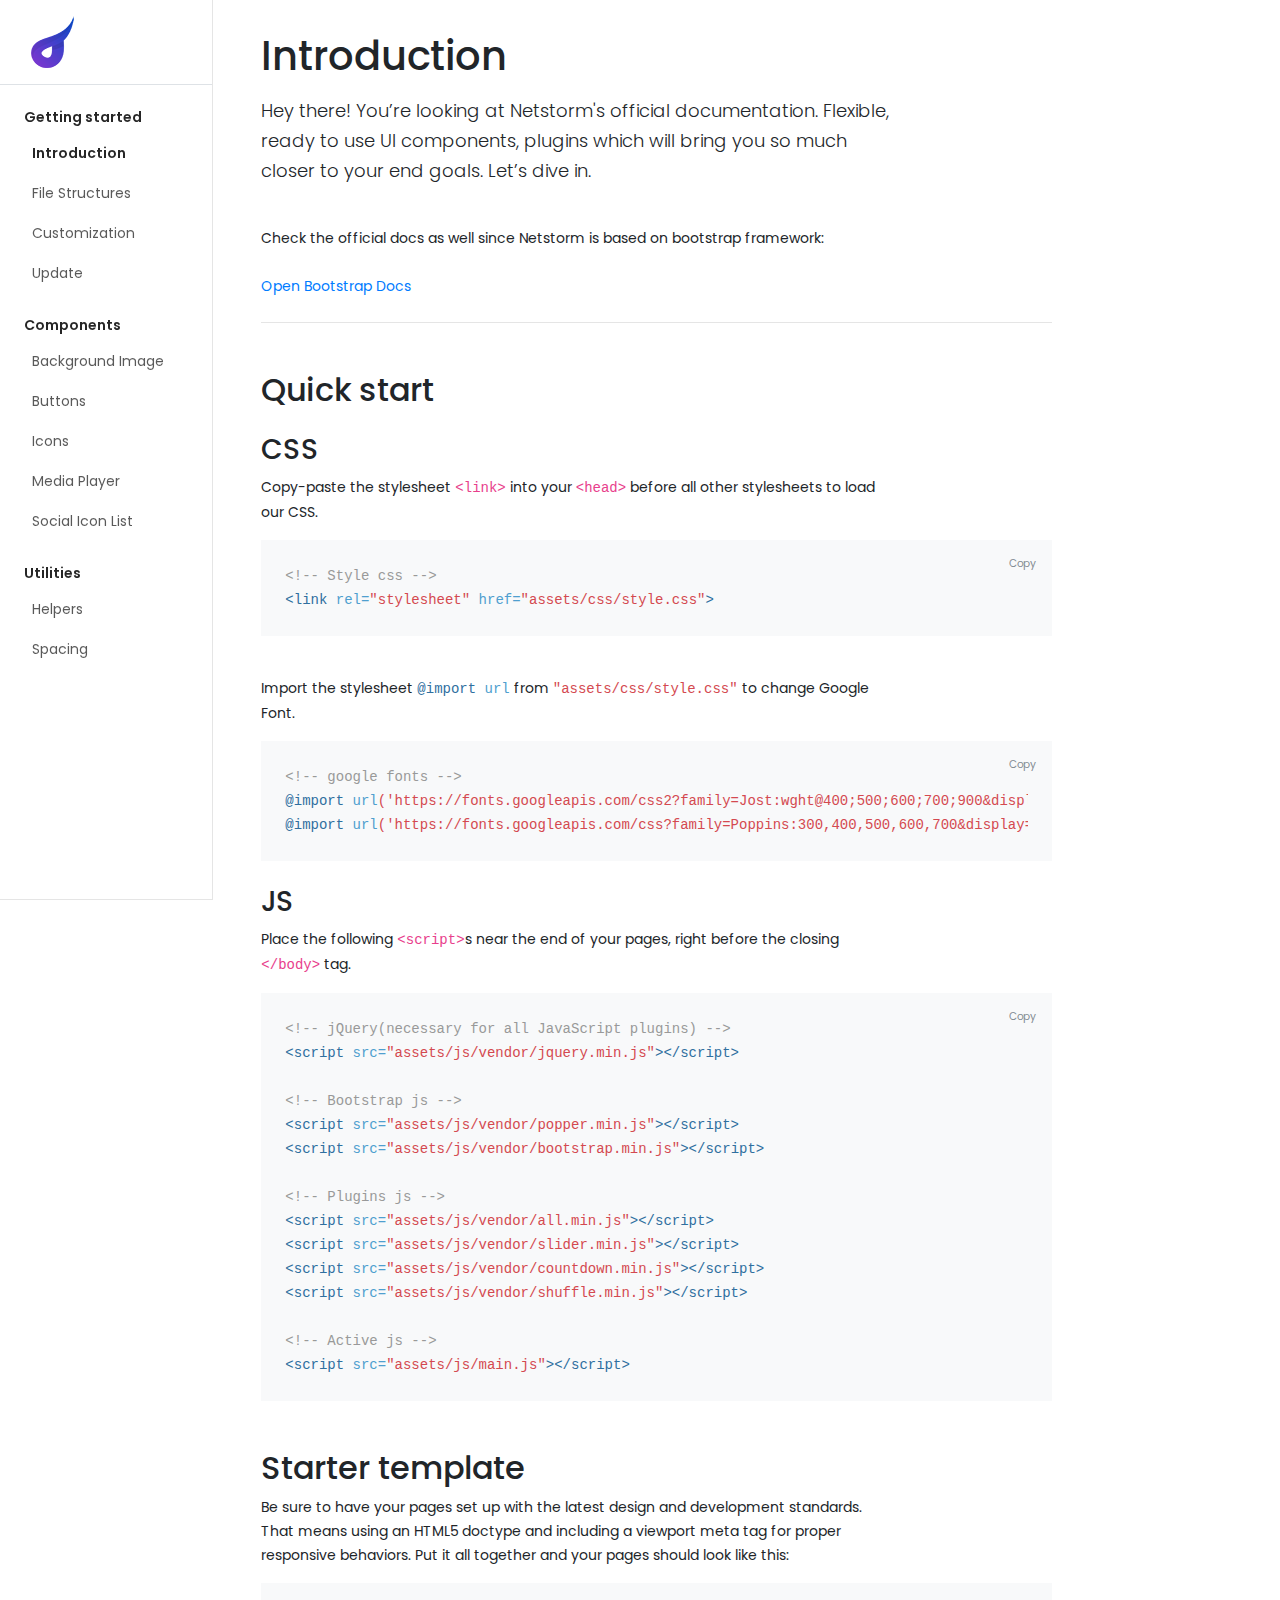
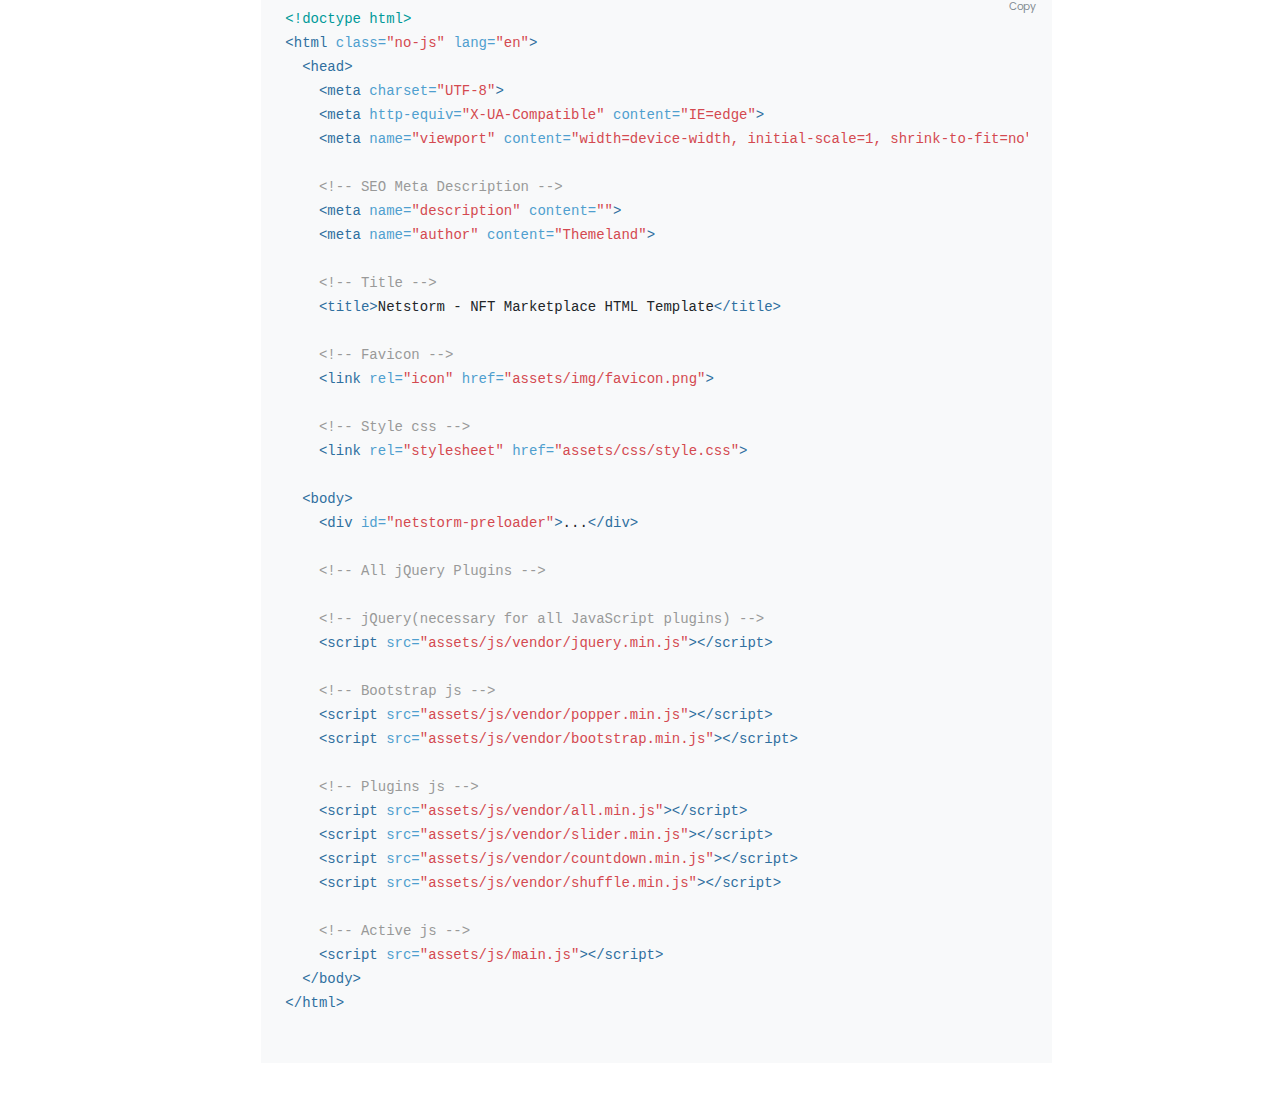
<file: main-template/documentation/index.htm>
<!doctype html>
<html lang="en">

<head>
    <meta charset="utf-8">
    <meta name="viewport" content="width=device-width, initial-scale=1, shrink-to-fit=no">

    <title>Netstorm - Introduction</title>

    <!-- Bootstrap core CSS -->
    <link href="assets/css/bootstrap.min.css" rel="stylesheet">

    <link href="assets/css/docs.min.css" rel="stylesheet">
    <link href="assets/css/style.css" rel="stylesheet">

</head>

<body>
    <div class="container-fluid">
        <div class="row flex-xl-nowrap">
            <div class="col-12 col-md-3 col-xl-2 bd-sidebar">
                <div class="logo-area py-2 py-sm-3 py-md-0 mx-md-3 mt-md-3 border-bottom d-flex align-items-center">
                    <div class="logo pb-md-3">
                        <a href="index.htm"><img src="assets/img/logo.png" alt="Logo"></a>
                    </div>
                    <button class="btn btn-link bd-search-docs-toggle d-md-none p-0 ml-auto" type="button" data-toggle="collapse" data-target="#bd-docs-nav" aria-controls="bd-docs-nav" aria-expanded="false" aria-label="Toggle docs navigation"><svg xmlns="http://www.w3.org/2000/svg" width="30" height="30" viewBox="0 0 30 30" role="img" focusable="false">
                            <title>Menu</title>
                            <path stroke="currentColor" stroke-linecap="round" stroke-miterlimit="10" stroke-width="2" d="M4 7h22M4 15h22M4 23h22" />
                        </svg></button>
                </div>

                <nav class="collapse bd-links" id="bd-docs-nav">
                    <div class="bd-toc-item active">
                        <a class="bd-toc-link" href="#">
                            Getting started
                        </a>

                        <ul class="nav bd-sidenav">
                            <li class="active bd-sidenav-active">
                                <a href="index.htm">Introduction</a>
                            </li>
                            <li>
                                <a href="file-structure.htm">File Structures</a>
                            </li>
                            <li>
                                <a href="customization.htm">Customization</a>
                            </li>
                            <li>
                                <a href="update.htm">Update</a>
                            </li>
                        </ul>
                    </div>
                    <div class="bd-toc-item active">
                        <a class="bd-toc-link" href="#">
                            Components
                        </a>

                        <ul class="nav bd-sidenav">
                            <li>
                                <a href="background-holder.htm">Background Image</a>
                            </li>
                            <li>
                                <a href="buttons.htm">Buttons</a>
                            </li>
                            <li>
                                <a href="icons.htm">Icons</a>
                            </li>
                            <li>
                                <a href="media-player.htm">Media Player</a>
                            </li>
                            <li>
                                <a href="social-icons.htm">Social Icon List</a>
                            </li>
                        </ul>
                    </div>
                    <div class="bd-toc-item active">
                        <a class="bd-toc-link" href="#">
                            Utilities
                        </a>

                        <ul class="nav bd-sidenav">
                            <li>
                                <a href="helpers.htm">Helpers</a>
                            </li>
                            <li>
                                <a href="spacing.htm">Spacing</a>
                            </li>
                        </ul>
                    </div>
                </nav>
            </div>

            <main class="col-12 col-md-9 col-xl-8 py-md-3 pl-md-5 bd-content" role="main">
                <h1 class="bd-title" id="content">Introduction</h1>
                <p class="bd-lead">Hey there! You’re looking at Netstorm's official documentation. Flexible, ready to use UI components, plugins which will bring you so much closer to your end goals. Let’s dive in.</p>
                <br>
                <p>Check the official docs as well since Netstorm is based on bootstrap framework:</p>
                <div class="custom-link my-4">
                    <a class="text-primary" href="https://getbootstrap.com/docs/4.5/getting-started/introduction/" target="_blank">Open Bootstrap Docs</a>
                </div>
                <hr>

                <h2 id="quick-start">Quick start</h2>

                <h3 id="css">CSS</h3>

                <p>Copy-paste the stylesheet <code class="highlighter-rouge">&lt;link&gt;</code> into your <code class="highlighter-rouge">&lt;head&gt;</code> before all other stylesheets to load our CSS.</p>

                <figure class="highlight">
                    <pre><code class="language-html" data-lang="html"><span class="c">&lt;!-- Style css --&gt;</span>
<span class="nt">&lt;link</span> <span class="na">rel=</span><span class="s">"stylesheet"</span> <span class="na">href=</span><span class="s">"assets/css/style.css"</span><span class="nt">&gt;</span>
</code></pre>
                </figure><br>
                <p>Import the stylesheet <code class="highlighter-rouge"><span class="nt">@import</span> <span class="na">url</span></code> from <code class="highlighter-rouge"><span class="s">"assets/css/style.css"</span></code> to change Google Font.</p>

                <div class="highlight">
                    <pre><code class="language-html" data-lang="html"><span class="c">&lt;!-- google fonts --&gt;</span>
<span class="nt">@import</span> <span class="na">url</span><span class="s">('https://fonts.googleapis.com/css2?family=Jost:wght@400;500;600;700;900&display=swap')</span>
<span class="nt">@import</span> <span class="na">url</span><span class="s">('https://fonts.googleapis.com/css?family=Poppins:300,400,500,600,700&display=swap')</span>
</code></pre>
                </div>

                <h3 id="js">JS</h3>

                <p>Place the following <code class="highlighter-rouge">&lt;script&gt;</code>s near the end of your pages, right before the closing <code class="highlighter-rouge">&lt;/body&gt;</code> tag.</p>

                <figure class="highlight">
                    <pre><code class="language-html" data-lang="html"><span class="c">&lt;!-- jQuery(necessary for all JavaScript plugins) --&gt;</span>
<span class="nt">&lt;script </span><span class="na">src=</span><span class="s">"assets/js/vendor/jquery.min.js"</span><span class="nt">&gt;&lt;/script&gt;</span>

<span class="c">&lt;!-- Bootstrap js --&gt;</span>
<span class="nt">&lt;script </span><span class="na">src=</span><span class="s">"assets/js/vendor/popper.min.js"</span><span class="nt">&gt;&lt;/script&gt;</span>
<span class="nt">&lt;script </span><span class="na">src=</span><span class="s">"assets/js/vendor/bootstrap.min.js"</span><span class="nt">&gt;&lt;/script&gt;</span>

<span class="c">&lt;!-- Plugins js --&gt;</span>
<span class="nt">&lt;script </span><span class="na">src=</span><span class="s">"assets/js/vendor/all.min.js"</span><span class="nt">&gt;&lt;/script&gt;</span>
<span class="nt">&lt;script </span><span class="na">src=</span><span class="s">"assets/js/vendor/slider.min.js"</span><span class="nt">&gt;&lt;/script&gt;</span>
<span class="nt">&lt;script </span><span class="na">src=</span><span class="s">"assets/js/vendor/countdown.min.js"</span><span class="nt">&gt;&lt;/script&gt;</span>
<span class="nt">&lt;script </span><span class="na">src=</span><span class="s">"assets/js/vendor/shuffle.min.js"</span><span class="nt">&gt;&lt;/script&gt;</span>

<span class="c">&lt;!-- Active js --&gt;</span>
<span class="nt">&lt;script </span><span class="na">src=</span><span class="s">"assets/js/main.js"</span><span class="nt">&gt;&lt;/script&gt;</span>
</code></pre>
                </figure>

                <h2 id="starter-template">Starter template</h2>

                <p>Be sure to have your pages set up with the latest design and development standards. That means using an HTML5 doctype and including a viewport meta tag for proper responsive behaviors. Put it all together and your pages should look like this:</p>

                <figure class="highlight">
                    <pre><code class="language-html" data-lang="html"><span class="cp">&lt;!doctype html&gt;</span>
<span class="nt">&lt;html</span> <span class="na">class=</span><span class="s">"no-js"</span> <span class="na">lang=</span><span class="s">"en"</span><span class="nt">&gt;</span>
  <span class="nt">&lt;head&gt;</span>
    <span class="nt">&lt;meta</span> <span class="na">charset=</span><span class="s">"UTF-8"</span><span class="nt">&gt;</span>
    <span class="nt">&lt;meta</span> <span class="na">http-equiv=</span><span class="s">"X-UA-Compatible"</span> <span class="na">content=</span><span class="s">"IE=edge"</span><span class="nt">&gt;</span>
    <span class="nt">&lt;meta</span> <span class="na">name=</span><span class="s">"viewport"</span> <span class="na">content=</span><span class="s">"width=device-width, initial-scale=1, shrink-to-fit=no"</span><span class="nt">&gt;</span>

    <span class="c">&lt;!-- SEO Meta Description --&gt;</span>
    <span class="nt">&lt;meta</span> <span class="na">name=</span><span class="s">"description"</span> <span class="na">content=</span><span class="s">""</span><span class="nt">&gt;</span>
    <span class="nt">&lt;meta</span> <span class="na">name=</span><span class="s">"author"</span> <span class="na">content=</span><span class="s">"Themeland"</span><span class="nt">&gt;</span>

    <span class="c">&lt;!-- Title --&gt;</span>
    <span class="nt">&lt;title&gt;</span>Netstorm - NFT Marketplace HTML Template<span class="nt">&lt;/title&gt;</span>

    <span class="c">&lt;!-- Favicon --&gt;</span>
    <span class="nt">&lt;link</span> <span class="na">rel=</span><span class="s">"icon"</span> <span class="na">href=</span><span class="s">"assets/img/favicon.png"</span><span class="nt">&gt;</span>

    <span class="c">&lt;!-- Style css --&gt;</span>
    <span class="nt">&lt;link</span> <span class="na">rel=</span><span class="s">"stylesheet"</span> <span class="na">href=</span><span class="s">"assets/css/style.css"</span><span class="nt">&gt;</span>

  <span class="nt">&lt;body&gt;</span>
    <span class="nt">&lt;div <span class="na">id=</span><span class="s">"netstorm-preloader"</span>&gt;</span>...<span class="nt">&lt;/div&gt;</span>

    <span class="c">&lt;!-- All jQuery Plugins --&gt;</span>

    <span class="c">&lt;!-- jQuery(necessary for all JavaScript plugins) --&gt;</span>
    <span class="nt">&lt;script </span><span class="na">src=</span><span class="s">"assets/js/vendor/jquery.min.js"</span><span class="nt">&gt;&lt;/script&gt;</span>

    <span class="c">&lt;!-- Bootstrap js --&gt;</span>
    <span class="nt">&lt;script </span><span class="na">src=</span><span class="s">"assets/js/vendor/popper.min.js"</span><span class="nt">&gt;&lt;/script&gt;</span>
    <span class="nt">&lt;script </span><span class="na">src=</span><span class="s">"assets/js/vendor/bootstrap.min.js"</span><span class="nt">&gt;&lt;/script&gt;</span>

    <span class="c">&lt;!-- Plugins js --&gt;</span>
    <span class="nt">&lt;script </span><span class="na">src=</span><span class="s">"assets/js/vendor/all.min.js"</span><span class="nt">&gt;&lt;/script&gt;</span>
    <span class="nt">&lt;script </span><span class="na">src=</span><span class="s">"assets/js/vendor/slider.min.js"</span><span class="nt">&gt;&lt;/script&gt;</span>
    <span class="nt">&lt;script </span><span class="na">src=</span><span class="s">"assets/js/vendor/countdown.min.js"</span><span class="nt">&gt;&lt;/script&gt;</span>
    <span class="nt">&lt;script </span><span class="na">src=</span><span class="s">"assets/js/vendor/shuffle.min.js"</span><span class="nt">&gt;&lt;/script&gt;</span>

    <span class="c">&lt;!-- Active js --&gt;</span>
    <span class="nt">&lt;script </span><span class="na">src=</span><span class="s">"assets/js/main.js"</span><span class="nt">&gt;&lt;/script&gt;</span>
  <span class="nt">&lt;/body&gt;</span>
<span class="nt">&lt;/html&gt;</span>
    </code></pre>
                </figure>
            </main>
        </div>
    </div>

    <script src="assets/js/vendor/jquery-slim.min.js"></script>
    <script src="assets/js/bootstrap.bundle.min.js"></script>
    <script src="assets/js/docs.min.js"></script>
</body>

</html>
</file>
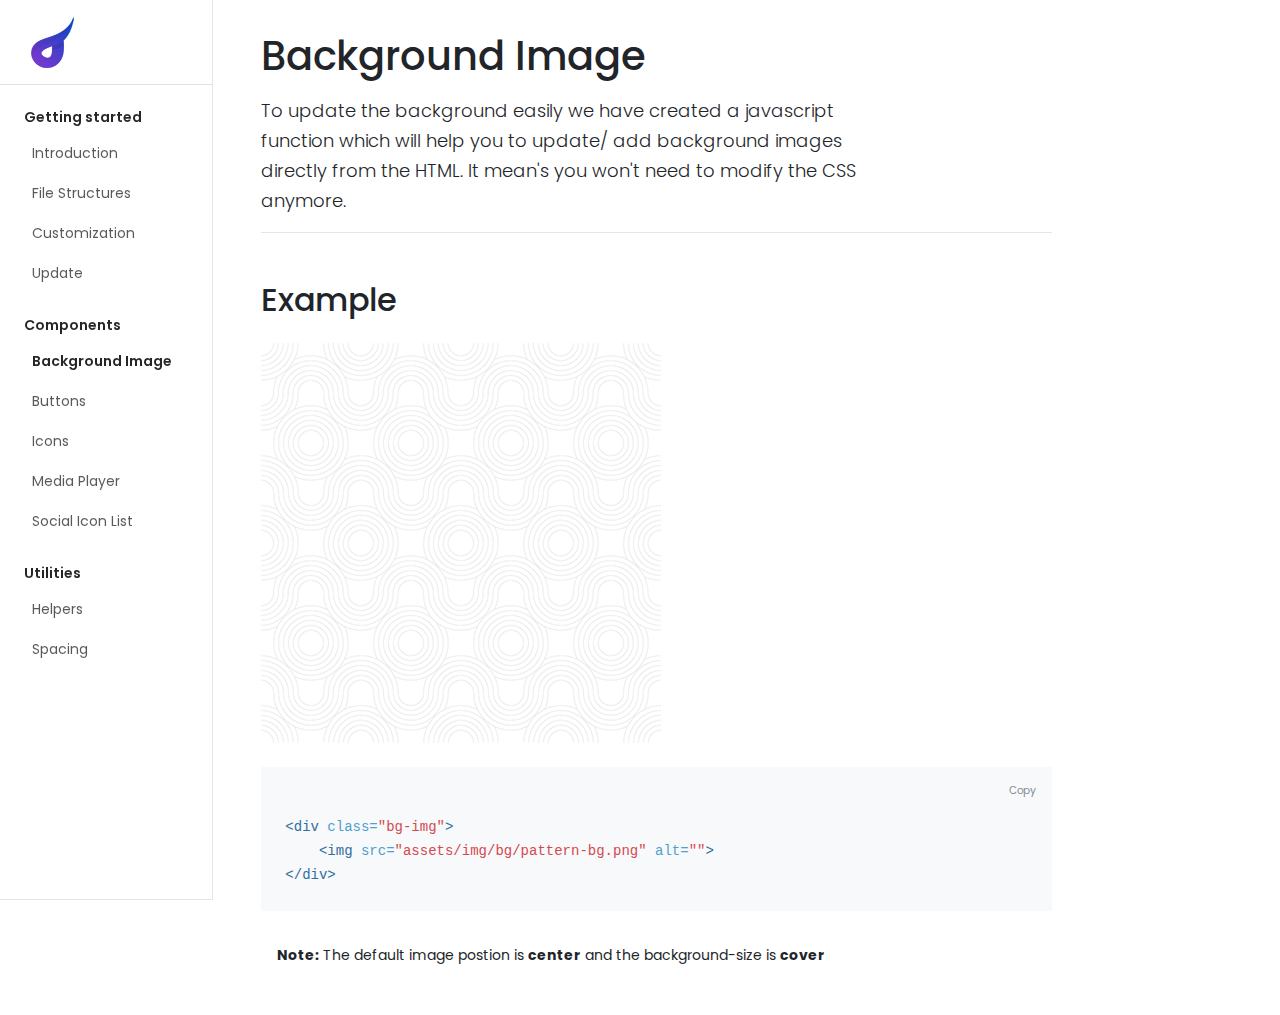
<file: main-template/documentation/background-holder.htm>
<!doctype html>
<html lang="en">

<head>
    <meta charset="utf-8">
    <meta name="viewport" content="width=device-width, initial-scale=1, shrink-to-fit=no">

    <title>Netstorm - Background Image</title>

    <!-- Bootstrap core CSS -->
    <link href="assets/css/bootstrap.min.css" rel="stylesheet">

    <link href="assets/css/docs.min.css" rel="stylesheet">
    <link href="assets/css/style.css" rel="stylesheet">

</head>

<body>
    <div class="container-fluid">
        <div class="row flex-xl-nowrap">
            <div class="col-12 col-md-3 col-xl-2 bd-sidebar">
                <div class="logo-area py-2 py-sm-3 py-md-0 mx-md-3 mt-md-3 border-bottom d-flex align-items-center">
                    <div class="logo pb-md-3">
                        <a href="index.htm"><img src="assets/img/logo.png" alt="Logo"></a>
                    </div>
                    <button class="btn btn-link bd-search-docs-toggle d-md-none p-0 ml-auto" type="button" data-toggle="collapse" data-target="#bd-docs-nav" aria-controls="bd-docs-nav" aria-expanded="false" aria-label="Toggle docs navigation"><svg xmlns="http://www.w3.org/2000/svg" width="30" height="30" viewBox="0 0 30 30" role="img" focusable="false">
                            <title>Menu</title>
                            <path stroke="currentColor" stroke-linecap="round" stroke-miterlimit="10" stroke-width="2" d="M4 7h22M4 15h22M4 23h22" />
                        </svg></button>
                </div>

                <nav class="collapse bd-links" id="bd-docs-nav">
                    <div class="bd-toc-item active">
                        <a class="bd-toc-link" href="#">
                            Getting started
                        </a>

                        <ul class="nav bd-sidenav">
                            <li>
                                <a href="index.htm">Introduction</a>
                            </li>
                            <li>
                                <a href="file-structure.htm">File Structures</a>
                            </li>
                            <li>
                                <a href="customization.htm">Customization</a>
                            </li>
                            <li>
                                <a href="update.htm">Update</a>
                            </li>
                        </ul>
                    </div>
                    <div class="bd-toc-item active">
                        <a class="bd-toc-link" href="#">
                            Components
                        </a>

                        <ul class="nav bd-sidenav">
                            <li class="active bd-sidenav-active">
                                <a href="background-holder.htm">Background Image</a>
                            </li>
                            <li>
                                <a href="buttons.htm">Buttons</a>
                            </li>
                            <li>
                                <a href="icons.htm">Icons</a>
                            </li>
                            <li>
                                <a href="media-player.htm">Media Player</a>
                            </li>
                            <li>
                                <a href="social-icons.htm">Social Icon List</a>
                            </li>
                        </ul>
                    </div>
                    <div class="bd-toc-item active">
                        <a class="bd-toc-link" href="#">
                            Utilities
                        </a>

                        <ul class="nav bd-sidenav">
                            <li>
                                <a href="helpers.htm">Helpers</a>
                            </li>
                            <li>
                                <a href="spacing.htm">Spacing</a>
                            </li>
                        </ul>
                    </div>
                </nav>
            </div>

            <main class="col-12 col-md-9 col-xl-8 py-md-3 pl-md-5 bd-content" role="main">
                <h1 class="bd-title" id="content">Background Image</h1>
                <p class="bd-lead">To update the background easily we have created a javascript function which will help you to update/ add background images directly from the HTML. It mean's you won't need to modify the CSS anymore.</p>
                <hr>
                <h2>Example</h2>
                <div class="thumb my-4">
                    <img src="assets/img/bg/pattern-bg.png" alt="">
                </div>
                <figure class="highlight">
                    <pre><code class="language-html" data-lang="html">
<span class="nt">&lt;div <span class="na">class=</span><span class="s">"bg-img"</span>&gt;</span>
    <span class="nt">&lt;img</span> <span class="na">src=</span><span class="s">"assets/img/bg/pattern-bg.png"</span> <span class="na">alt=</span><span class="s">""</span><span class="nt">&gt;</span>
<span class="nt">&lt;/div&gt;</span>
</code></pre>
                </figure>
                <p class="p-3"><strong>Note:</strong> The default image postion is <strong>center</strong> and the background-size is <strong>cover</strong></p>
            </main>
        </div>
    </div>

    <script src="assets/js/vendor/jquery-slim.min.js"></script>
    <script src="assets/js/bootstrap.bundle.min.js"></script>
    <script src="assets/js/docs.min.js"></script>
</body>

</html>
</file>
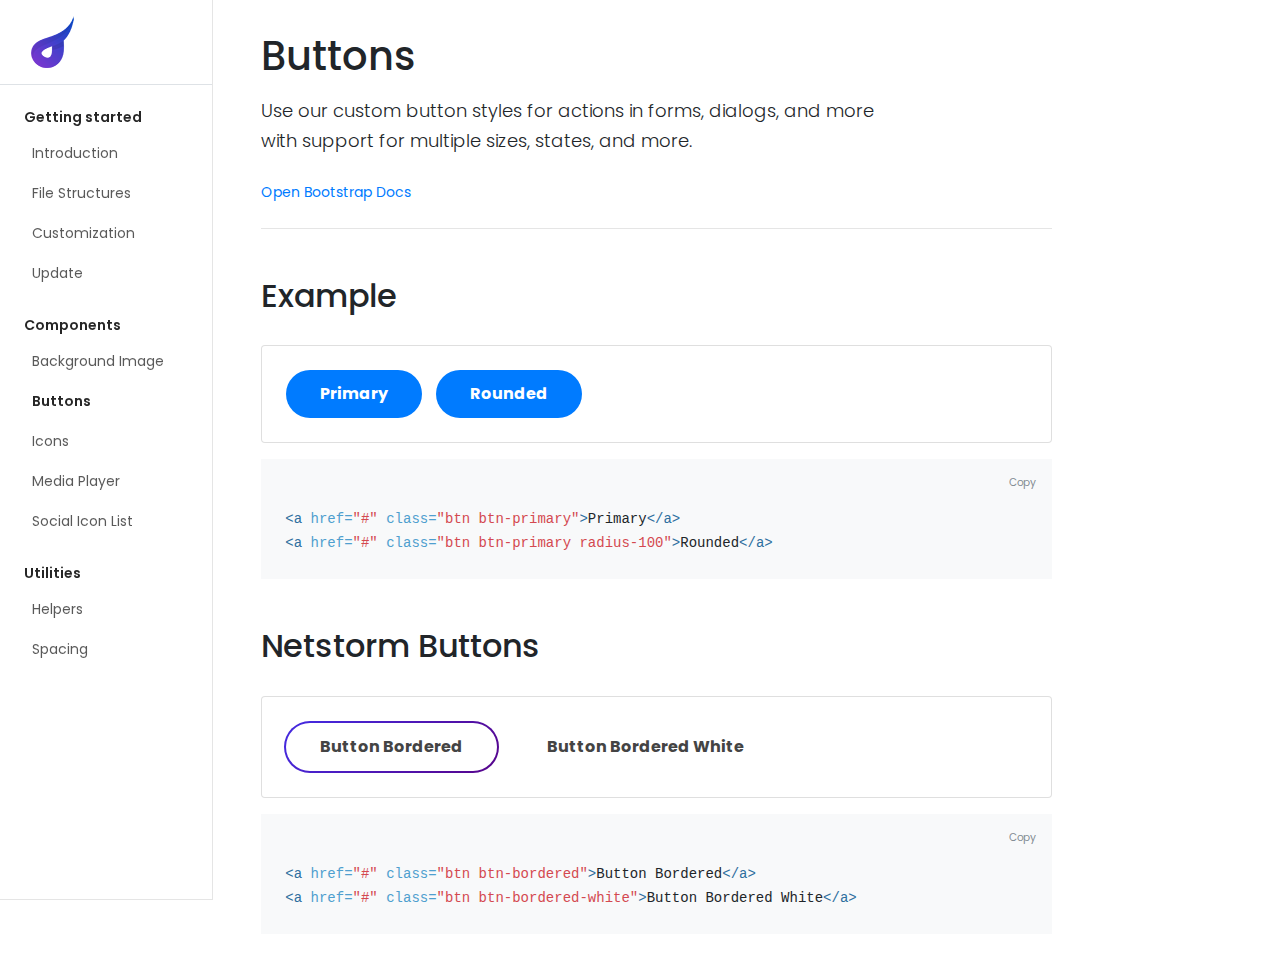
<file: main-template/documentation/buttons.htm>
<!doctype html>
<html lang="en">

<head>
    <meta charset="utf-8">
    <meta name="viewport" content="width=device-width, initial-scale=1, shrink-to-fit=no">

    <title>Netstorm - Buttons</title>

    <!-- Bootstrap core CSS -->
    <link href="assets/css/bootstrap.min.css" rel="stylesheet">

    <link href="assets/css/docs.min.css" rel="stylesheet">
    <link href="assets/css/style.css" rel="stylesheet">

</head>

<body>
    <div class="container-fluid">
        <div class="row flex-xl-nowrap">
            <div class="col-12 col-md-3 col-xl-2 bd-sidebar">
                <div class="logo-area py-2 py-sm-3 py-md-0 mx-md-3 mt-md-3 border-bottom d-flex align-items-center">
                    <div class="logo pb-md-3">
                        <a href="index.htm"><img src="assets/img/logo.png" alt="Logo"></a>
                    </div>
                    <button class="btn btn-link bd-search-docs-toggle d-md-none p-0 ml-auto" type="button" data-toggle="collapse" data-target="#bd-docs-nav" aria-controls="bd-docs-nav" aria-expanded="false" aria-label="Toggle docs navigation"><svg xmlns="http://www.w3.org/2000/svg" width="30" height="30" viewBox="0 0 30 30" role="img" focusable="false">
                            <title>Menu</title>
                            <path stroke="currentColor" stroke-linecap="round" stroke-miterlimit="10" stroke-width="2" d="M4 7h22M4 15h22M4 23h22" />
                        </svg></button>
                </div>

                <nav class="collapse bd-links" id="bd-docs-nav">
                    <div class="bd-toc-item active">
                        <a class="bd-toc-link" href="#">
                            Getting started
                        </a>

                        <ul class="nav bd-sidenav">
                            <li>
                                <a href="index.htm">Introduction</a>
                            </li>
                            <li>
                                <a href="file-structure.htm">File Structures</a>
                            </li>
                            <li>
                                <a href="customization.htm">Customization</a>
                            </li>
                            <li>
                                <a href="update.htm">Update</a>
                            </li>
                        </ul>
                    </div>
                    <div class="bd-toc-item active">
                        <a class="bd-toc-link" href="#">
                            Components
                        </a>

                        <ul class="nav bd-sidenav">
                            <li>
                                <a href="background-holder.htm">Background Image</a>
                            </li>
                            <li class="active bd-sidenav-active">
                                <a href="buttons.htm">Buttons</a>
                            </li>
                            <li>
                                <a href="icons.htm">Icons</a>
                            </li>
                            <li>
                                <a href="media-player.htm">Media Player</a>
                            </li>
                            <li>
                                <a href="social-icons.htm">Social Icon List</a>
                            </li>
                        </ul>
                    </div>
                    <div class="bd-toc-item active">
                        <a class="bd-toc-link" href="#">
                            Utilities
                        </a>

                        <ul class="nav bd-sidenav">
                            <li>
                                <a href="helpers.htm">Helpers</a>
                            </li>
                            <li>
                                <a href="spacing.htm">Spacing</a>
                            </li>
                        </ul>
                    </div>
                </nav>
            </div>

            <main class="col-12 col-md-9 col-xl-8 py-md-3 pl-md-5 bd-content" role="main">
                <h1 class="bd-title" id="content">Buttons</h1>
                <p class="bd-lead">Use our custom button styles for actions in forms, dialogs, and more with support for multiple sizes, states, and more.</p>
                <div class="custom-link my-4">
                    <a class="text-primary" href="https://getbootstrap.com/docs/4.5/getting-started/introduction/" target="_blank">Open Bootstrap Docs</a>
                </div>
                <hr>
                <h2>Example</h2>
                <div class="button-group card d-block p-4 mb-3">
                    <a href="#" class="btn btn-primary"><span>Primary</span></a>
                    <a href="#" class="btn btn-primary radius-100">Rounded</a>
                </div>
                <figure class="highlight">
                    <pre><code class="language-html" data-lang="html">
<span class="nt">&lt;a</span> <span class="na">href=</span><span class="s">"#"</span> <span class="na">class=</span><span class="s">"btn btn-primary"</span><span class="nt">&gt;</span>Primary<span class="nt">&lt;/a&gt;</span>
<span class="nt">&lt;a</span> <span class="na">href=</span><span class="s">"#"</span> <span class="na">class=</span><span class="s">"btn btn-primary radius-100"</span><span class="nt">&gt;</span>Rounded<span class="nt">&lt;/a&gt;</span>
</code></pre>
                </figure>
                <h2>Netstorm Buttons</h2>
                <div class="button-group card d-block p-4 mb-3">
                    <a href="#" class="btn btn-bordered">Button Bordered</a>
                    <a href="#" class="btn btn-bordered-white">Button Bordered White</a>
                </div>
                <figure class="highlight">
                    <pre><code class="language-html" data-lang="html">
<span class="nt">&lt;a</span> <span class="na">href=</span><span class="s">"#"</span> <span class="na">class=</span><span class="s">"btn btn-bordered"</span><span class="nt">&gt;</span>Button Bordered<span class="nt">&lt;/a&gt;</span>
<span class="nt">&lt;a</span> <span class="na">href=</span><span class="s">"#"</span> <span class="na">class=</span><span class="s">"btn btn-bordered-white"</span><span class="nt">&gt;</span>Button Bordered White<span class="nt">&lt;/a&gt;</span>
</code></pre>
                </figure>
            </main>
        </div>
    </div>

    <script src="assets/js/vendor/jquery-slim.min.js"></script>
    <script src="assets/js/bootstrap.bundle.min.js"></script>
    <script src="assets/js/docs.min.js"></script>
</body>

</html>
</file>
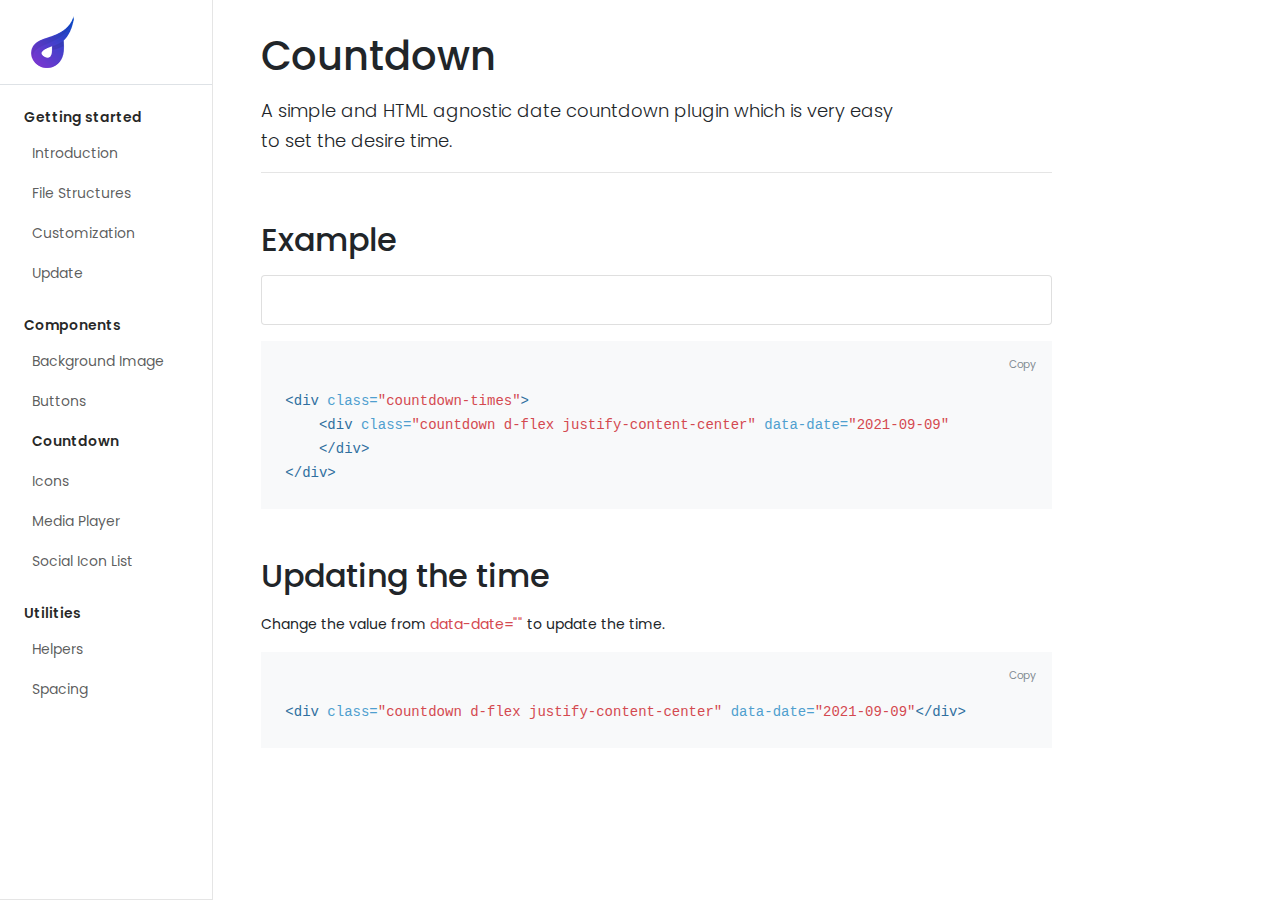
<file: main-template/documentation/countdown.htm>
<!doctype html>
<html lang="en">

<head>
    <meta charset="utf-8">
    <meta name="viewport" content="width=device-width, initial-scale=1, shrink-to-fit=no">

    <title>Netstorm - Countdown</title>

    <!-- Bootstrap core CSS -->
    <link href="assets/css/bootstrap.min.css" rel="stylesheet">

    <link href="assets/css/docs.min.css" rel="stylesheet">
    <link href="assets/css/style.css" rel="stylesheet">

</head>

<body>
    <div class="container-fluid">
        <div class="row flex-xl-nowrap">
            <div class="col-12 col-md-3 col-xl-2 bd-sidebar">
                <div class="logo-area py-2 py-sm-3 py-md-0 mx-md-3 mt-md-3 border-bottom d-flex align-items-center">
                    <div class="logo pb-md-3">
                        <a href="index.htm"><img src="assets/img/logo.png" alt="Logo"></a>
                    </div>
                    <button class="btn btn-link bd-search-docs-toggle d-md-none p-0 ml-auto" type="button" data-toggle="collapse" data-target="#bd-docs-nav" aria-controls="bd-docs-nav" aria-expanded="false" aria-label="Toggle docs navigation"><svg xmlns="http://www.w3.org/2000/svg" width="30" height="30" viewBox="0 0 30 30" role="img" focusable="false">
                            <title>Menu</title>
                            <path stroke="currentColor" stroke-linecap="round" stroke-miterlimit="10" stroke-width="2" d="M4 7h22M4 15h22M4 23h22" />
                        </svg></button>
                </div>

                <nav class="collapse bd-links" id="bd-docs-nav">
                    <div class="bd-toc-item active">
                        <a class="bd-toc-link" href="#">
                            Getting started
                        </a>

                        <ul class="nav bd-sidenav">
                            <li>
                                <a href="index.htm">Introduction</a>
                            </li>
                            <li>
                                <a href="file-structure.htm">File Structures</a>
                            </li>
                            <li>
                                <a href="customization.htm">Customization</a>
                            </li>
                            <li>
                                <a href="update.htm">Update</a>
                            </li>
                        </ul>
                    </div>
                    <div class="bd-toc-item active">
                        <a class="bd-toc-link" href="#">
                            Components
                        </a>

                        <ul class="nav bd-sidenav">
                            <li>
                                <a href="background-holder.htm">Background Image</a>
                            </li>
                            <li>
                                <a href="buttons.htm">Buttons</a>
                            </li>
                            <li class="active bd-sidenav-active">
                                <a href="countdown.htm">Countdown</a>
                            </li>
                            <li>
                                <a href="icons.htm">Icons</a>
                            </li>
                            <li>
                                <a href="media-player.htm">Media Player</a>
                            </li>
                            <li>
                                <a href="social-icons.htm">Social Icon List</a>
                            </li>
                        </ul>
                    </div>
                    <div class="bd-toc-item active">
                        <a class="bd-toc-link" href="#">
                            Utilities
                        </a>

                        <ul class="nav bd-sidenav">
                            <li>
                                <a href="helpers.htm">Helpers</a>
                            </li>
                            <li>
                                <a href="spacing.htm">Spacing</a>
                            </li>
                        </ul>
                    </div>
                </nav>
            </div>

            <main class="col-12 col-md-9 col-xl-8 py-md-3 pl-md-5 bd-content" role="main">
                <h1 class="bd-title" id="content">Countdown</h1>
                <p class="bd-lead">A simple and HTML agnostic date countdown plugin which is very easy to set the desire time.</p>
                <hr>
                <h2 id="quick-start">Example</h2>
                <div class="card d-block p-4 my-3">
                    <div class="countdown-times">
                        <div class='countdown d-flex justify-content-center' data-date="2021-09-09"></div>
                    </div>
                </div>
                <figure class="highlight">
                    <pre><code class="language-html" data-lang="html">
<span class="nt">&lt;div <span class="na">class=</span><span class="s">"countdown-times"</span>&gt;</span>
    <span class="nt">&lt;div <span class="na">class=</span><span class="s">"countdown d-flex justify-content-center"</span> <span class="na">data-date=</span><span class="s">"2021-09-09"</span>
    <span class="nt">&lt;/div&gt;</span>
<span class="nt">&lt;/div&gt;</span>
</code></pre>
                </figure>
                <h2 id="quick-start">Updating the time</h2>
                <p class="my-3">Change the value from <span class="s">data-date=""</span> to update the time.</p>
                <figure class="highlight">
                    <pre><code class="language-html" data-lang="html">
<span class="nt">&lt;div <span class="na">class=</span><span class="s">"countdown d-flex justify-content-center"</span> <span class="na">data-date=</span><span class="s">"2021-09-09"</span><span class="nt">&lt;/div&gt;</span>
</code></pre>
                </figure>
            </main>
        </div>
    </div>

    <script src="assets/js/vendor/jquery-slim.min.js"></script>
    <script src="assets/js/bootstrap.bundle.min.js"></script>
    <script src="assets/js/docs.min.js"></script>
    <script src="assets/js/plugins.min.js"></script>
</body>

</html>
</file>
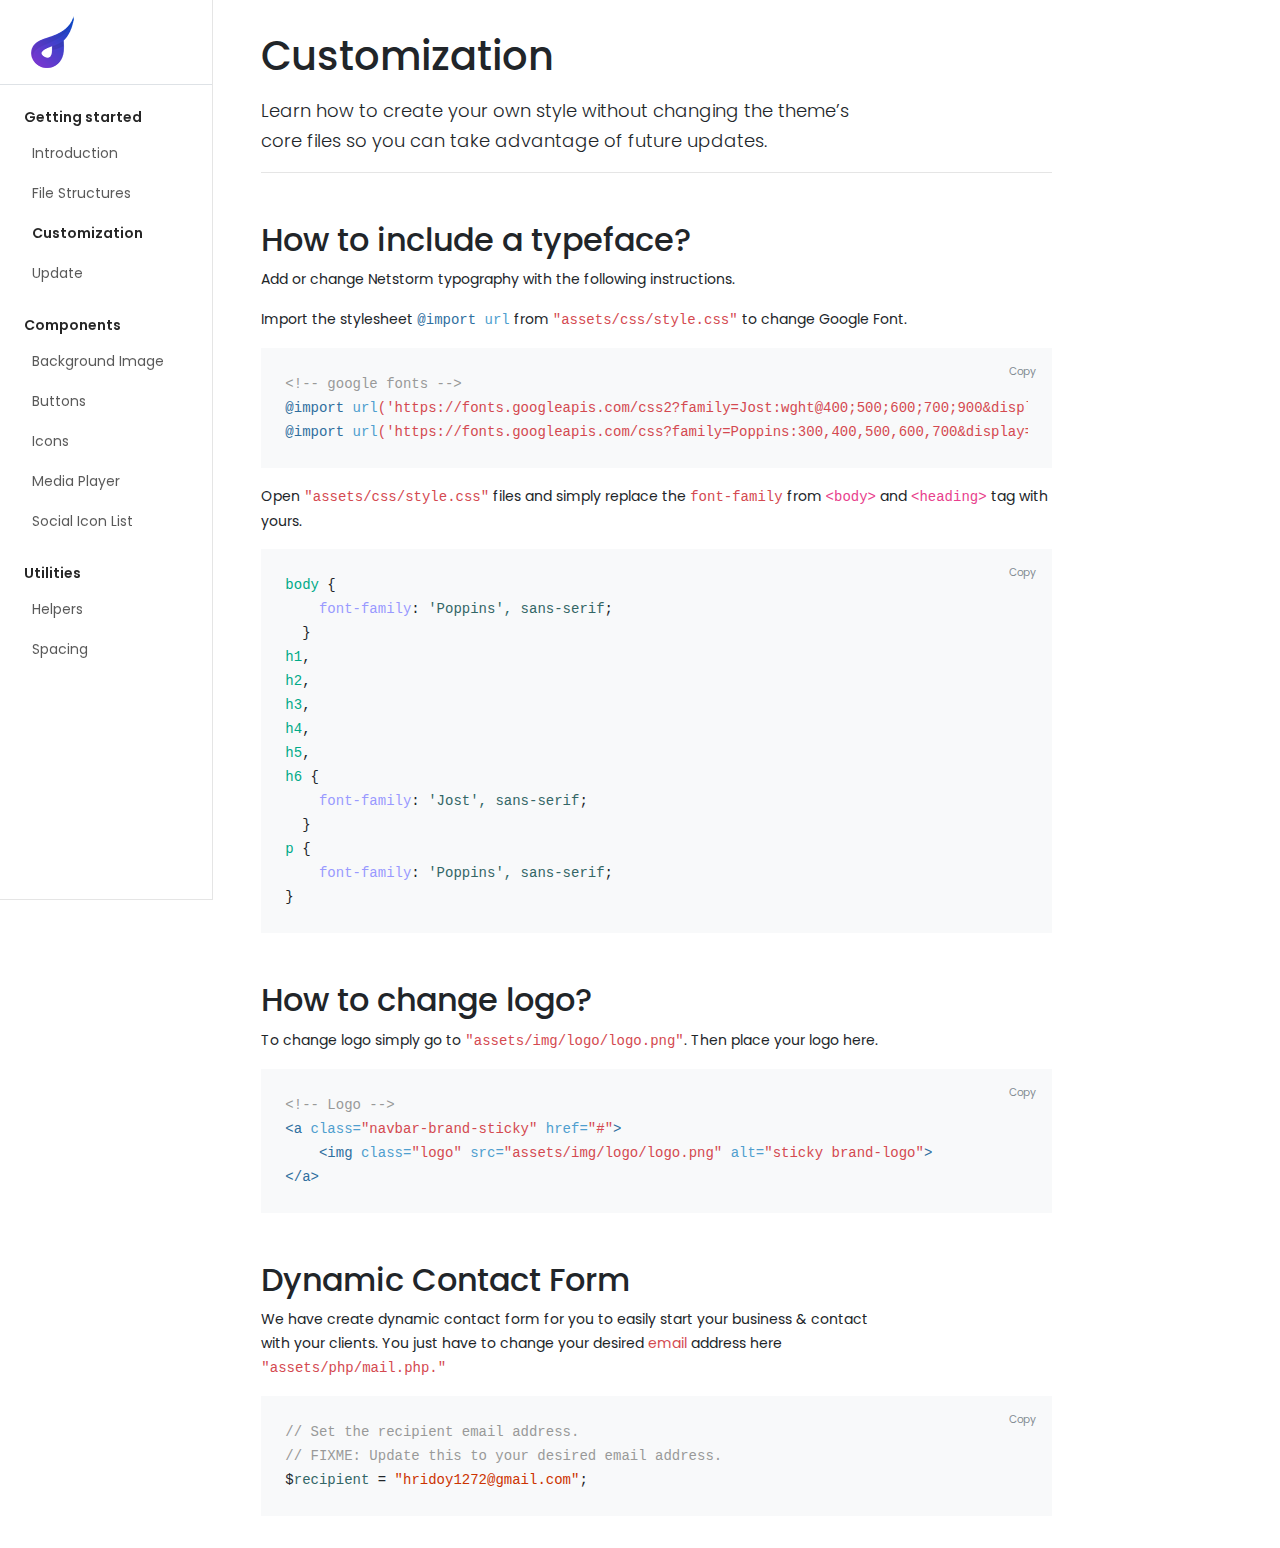
<file: main-template/documentation/customization.htm>
<!doctype html>
<html lang="en">

<head>
    <meta charset="utf-8">
    <meta name="viewport" content="width=device-width, initial-scale=1, shrink-to-fit=no">

    <title>Netstorm - Customization</title>

    <!-- Bootstrap core CSS -->
    <link href="assets/css/bootstrap.min.css" rel="stylesheet">

    <link href="assets/css/docs.min.css" rel="stylesheet">
    <link href="assets/css/style.css" rel="stylesheet">

</head>

<body>
    <div class="container-fluid">
        <div class="row flex-xl-nowrap">
            <div class="col-12 col-md-3 col-xl-2 bd-sidebar">
                <div class="logo-area py-2 py-sm-3 py-md-0 mx-md-3 mt-md-3 border-bottom d-flex align-items-center">
                    <div class="logo pb-md-3">
                        <a href="index.htm"><img src="assets/img/logo.png" alt="Logo"></a>
                    </div>
                    <button class="btn btn-link bd-search-docs-toggle d-md-none p-0 ml-auto" type="button" data-toggle="collapse" data-target="#bd-docs-nav" aria-controls="bd-docs-nav" aria-expanded="false" aria-label="Toggle docs navigation"><svg xmlns="http://www.w3.org/2000/svg" width="30" height="30" viewBox="0 0 30 30" role="img" focusable="false">
                            <title>Menu</title>
                            <path stroke="currentColor" stroke-linecap="round" stroke-miterlimit="10" stroke-width="2" d="M4 7h22M4 15h22M4 23h22" />
                        </svg></button>
                </div>

                <nav class="collapse bd-links" id="bd-docs-nav">
                    <div class="bd-toc-item active">
                        <a class="bd-toc-link" href="#">
                            Getting started
                        </a>

                        <ul class="nav bd-sidenav">
                            <li>
                                <a href="index.htm">Introduction</a>
                            </li>
                            <li>
                                <a href="file-structure.htm">File Structures</a>
                            </li>
                            <li class="active bd-sidenav-active">
                                <a href="customization.htm">Customization</a>
                            </li>
                            <li>
                                <a href="update.htm">Update</a>
                            </li>
                        </ul>
                    </div>
                    <div class="bd-toc-item active">
                        <a class="bd-toc-link" href="#">
                            Components
                        </a>

                        <ul class="nav bd-sidenav">
                            <li>
                                <a href="background-holder.htm">Background Image</a>
                            </li>
                            <li>
                                <a href="buttons.htm">Buttons</a>
                            </li>
                            <li>
                                <a href="icons.htm">Icons</a>
                            </li>
                            <li>
                                <a href="media-player.htm">Media Player</a>
                            </li>
                            <li>
                                <a href="social-icons.htm">Social Icon List</a>
                            </li>
                        </ul>
                    </div>
                    <div class="bd-toc-item active">
                        <a class="bd-toc-link" href="#">
                            Utilities
                        </a>

                        <ul class="nav bd-sidenav">
                            <li>
                                <a href="helpers.htm">Helpers</a>
                            </li>
                            <li>
                                <a href="spacing.htm">Spacing</a>
                            </li>
                        </ul>
                    </div>
                </nav>
            </div>

            <main class="col-12 col-md-9 col-xl-8 py-md-3 pl-md-5 bd-content" role="main">
                <h1 class="bd-title" id="content">Customization</h1>
                <p class="bd-lead">Learn how to create your own style without changing the theme’s core files so you can take advantage of future updates.</p>
                <hr>
                <h2 id="quick-start">How to include a typeface?</h2>

                <p class="mb-3">Add or change Netstorm typography with the following instructions.</p>
                <ul class="list-unstyled mw-100">
                    <li><p>Import the stylesheet <code class="highlighter-rouge"><span class="nt">@import</span> <span class="na">url</span></code> from <code class="highlighter-rouge"><span class="s">"assets/css/style.css"</span></code> to change Google Font.</p>
                    <div class="highlight">
                    <pre><code class="language-html" data-lang="html"><span class="c">&lt;!-- google fonts --&gt;</span>
<span class="nt">@import</span> <span class="na">url</span><span class="s">('https://fonts.googleapis.com/css2?family=Jost:wght@400;500;600;700;900&display=swap')</span>
<span class="nt">@import</span> <span class="na">url</span><span class="s">('https://fonts.googleapis.com/css?family=Poppins:300,400,500,600,700&display=swap')</span>
</code></pre>
                </div></li>
                    <li><p>Open <code class="highlighter-rouge"><span class="s">"assets/css/style.css"</span></code> files and simply replace the <code class="highlighter-rouge"><span class="s">font-family</span></code> from <code class="highlighter-rouge">&lt;body&gt;</code> and <code class="highlighter-rouge">&lt;heading&gt;</code> tag with yours.</p>
                    <figure class="highlight"><pre><code class="language-css" data-lang="css"><span class="nc">body</span> <span class="p">{</span>
    <span class="nl">font-family</span><span class="p">:</span> <span class="nb">'Poppins', sans-serif</span><span class="p">;</span>
  <span class="p">}</span>
<span class="nc">h1</span>,
<span class="nc">h2</span>,
<span class="nc">h3</span>,
<span class="nc">h4</span>,
<span class="nc">h5</span>,
<span class="nc">h6</span> <span class="p">{</span>
    <span class="nl">font-family</span><span class="p">:</span> <span class="nb">'Jost', sans-serif</span><span class="p">;</span>
  <span class="p">}</span>
<span class="nc">p</span> <span class="p">{</span>
    <span class="nl">font-family</span><span class="p">:</span> <span class="nb">'Poppins', sans-serif</span><span class="p">;</span>
<span class="p">}</span></code></pre></figure></li>
                </ul>
                <h2 id="quick-start">How to change logo?</h2>

                <p class="mb-3">To change logo simply go to <code class="highlighter-rouge"><span class="s">"assets/img/logo/logo.png"</span></code>. Then place your logo here.</p>
                <figure class="highlight">
                    <pre><code class="language-html" data-lang="html"><span class="c">&lt;!-- Logo --&gt;</span>
<span class="nt">&lt;a</span> <span class="na">class=</span><span class="s">"navbar-brand-sticky"</span> <span class="na">href=</span><span class="s">"#"</span><span class="nt">&gt;</span>
    <span class="nt">&lt;img</span> <span class="na">class=</span><span class="s">"logo"</span> <span class="na">src=</span><span class="s">"assets/img/logo/logo.png"</span> <span class="na">alt=</span><span class="s">"sticky brand-logo"</span><span class="nt">&gt;</span>
<span class="nt">&lt;/a&gt;</span>
</code></pre>
                </figure>
                <h2 id="quick-start">Dynamic Contact Form</h2>

                <p class="mb-3">We have create dynamic contact form for you to easily start your business &amp; contact with your clients. You just have to change your desired <span class="s">email</span> address here <code class="highlighter-rouge"><span class="s">"assets/php/mail.php."</span></code></p>
                <figure class="highlight"><pre><code class="language-js" data-lang="js"><span class="c1">// Set the recipient email address.</span>
<span class="c1">// FIXME: Update this to your desired email address.</span>
<span class="nx">$</span><span class="nb">recipient</span> <span class="p">=</span> <span class="s1">"hridoy1272@gmail.com"</span><span class="p">;</span></code></pre></figure>
            </main>
        </div>
    </div>

    <script src="assets/js/vendor/jquery-slim.min.js"></script>
    <script src="assets/js/bootstrap.bundle.min.js"></script>
    <script src="assets/js/docs.min.js"></script>
</body>

</html>
</file>
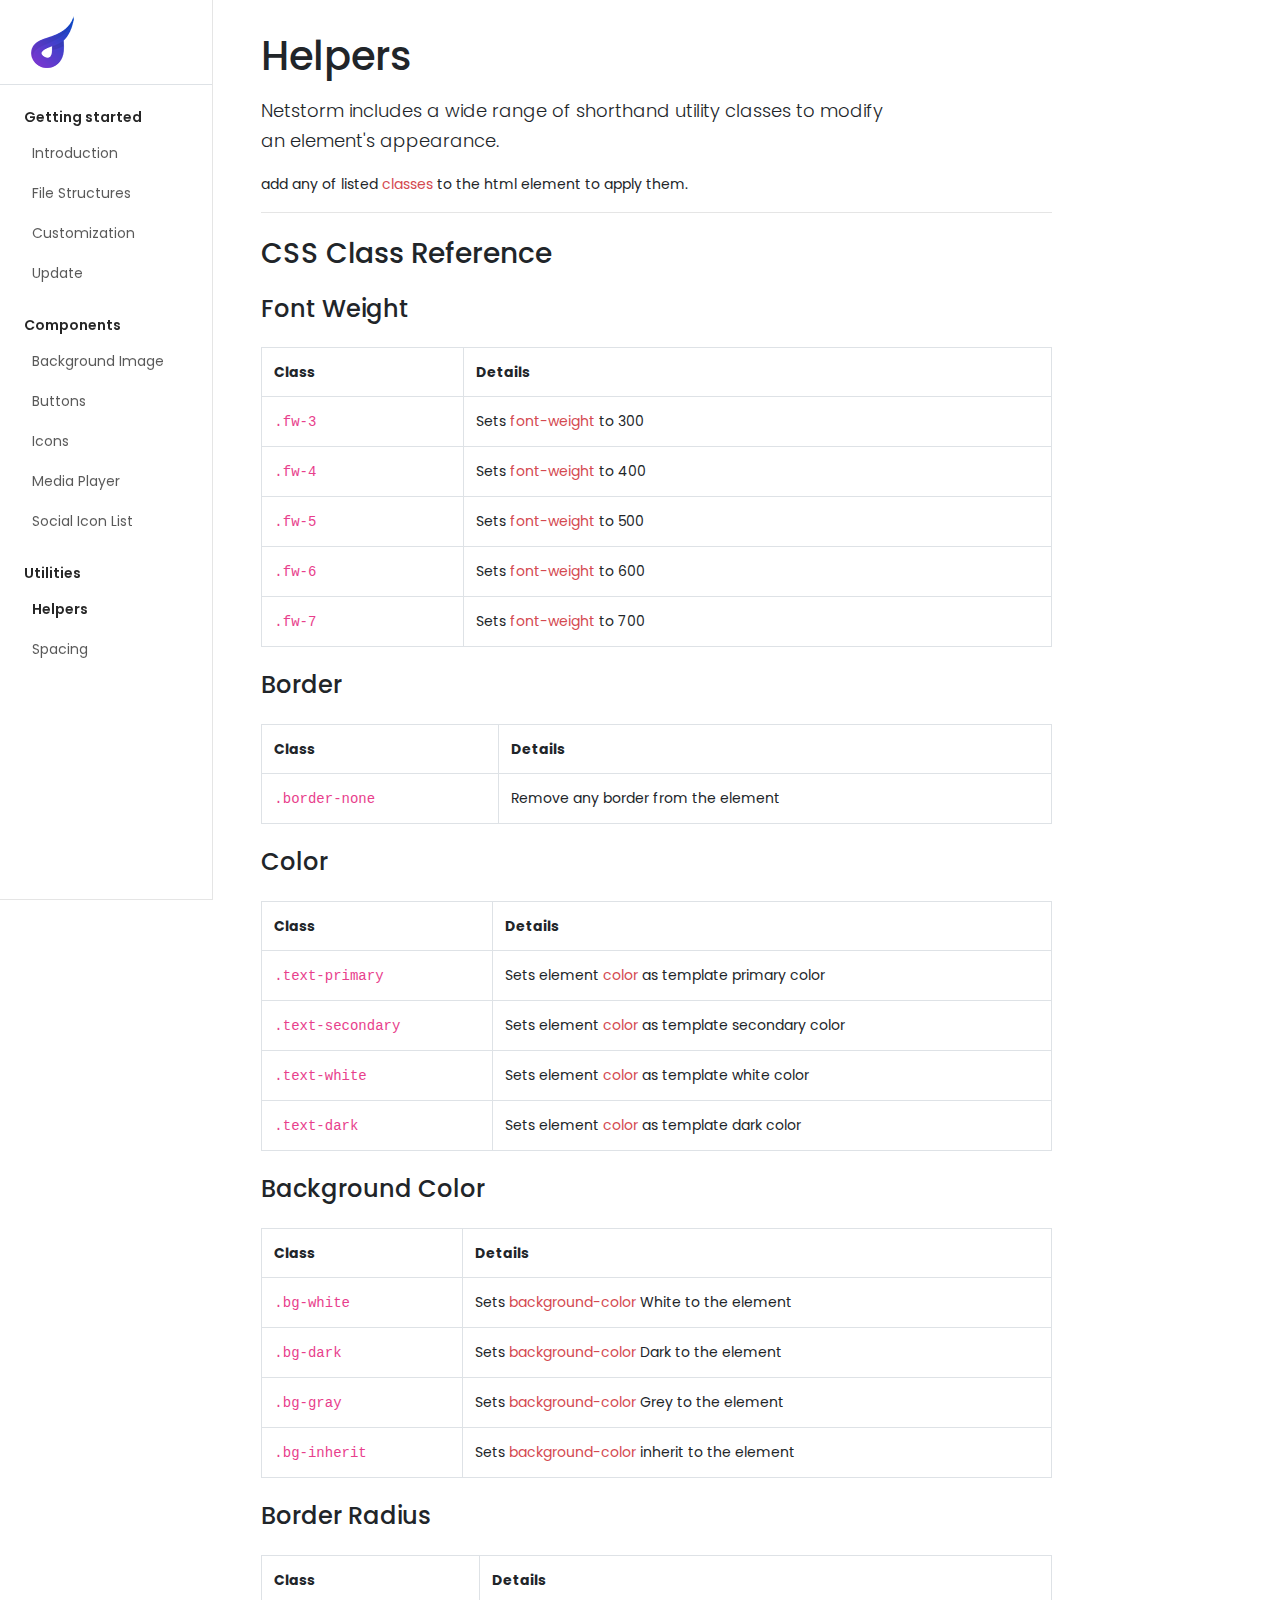
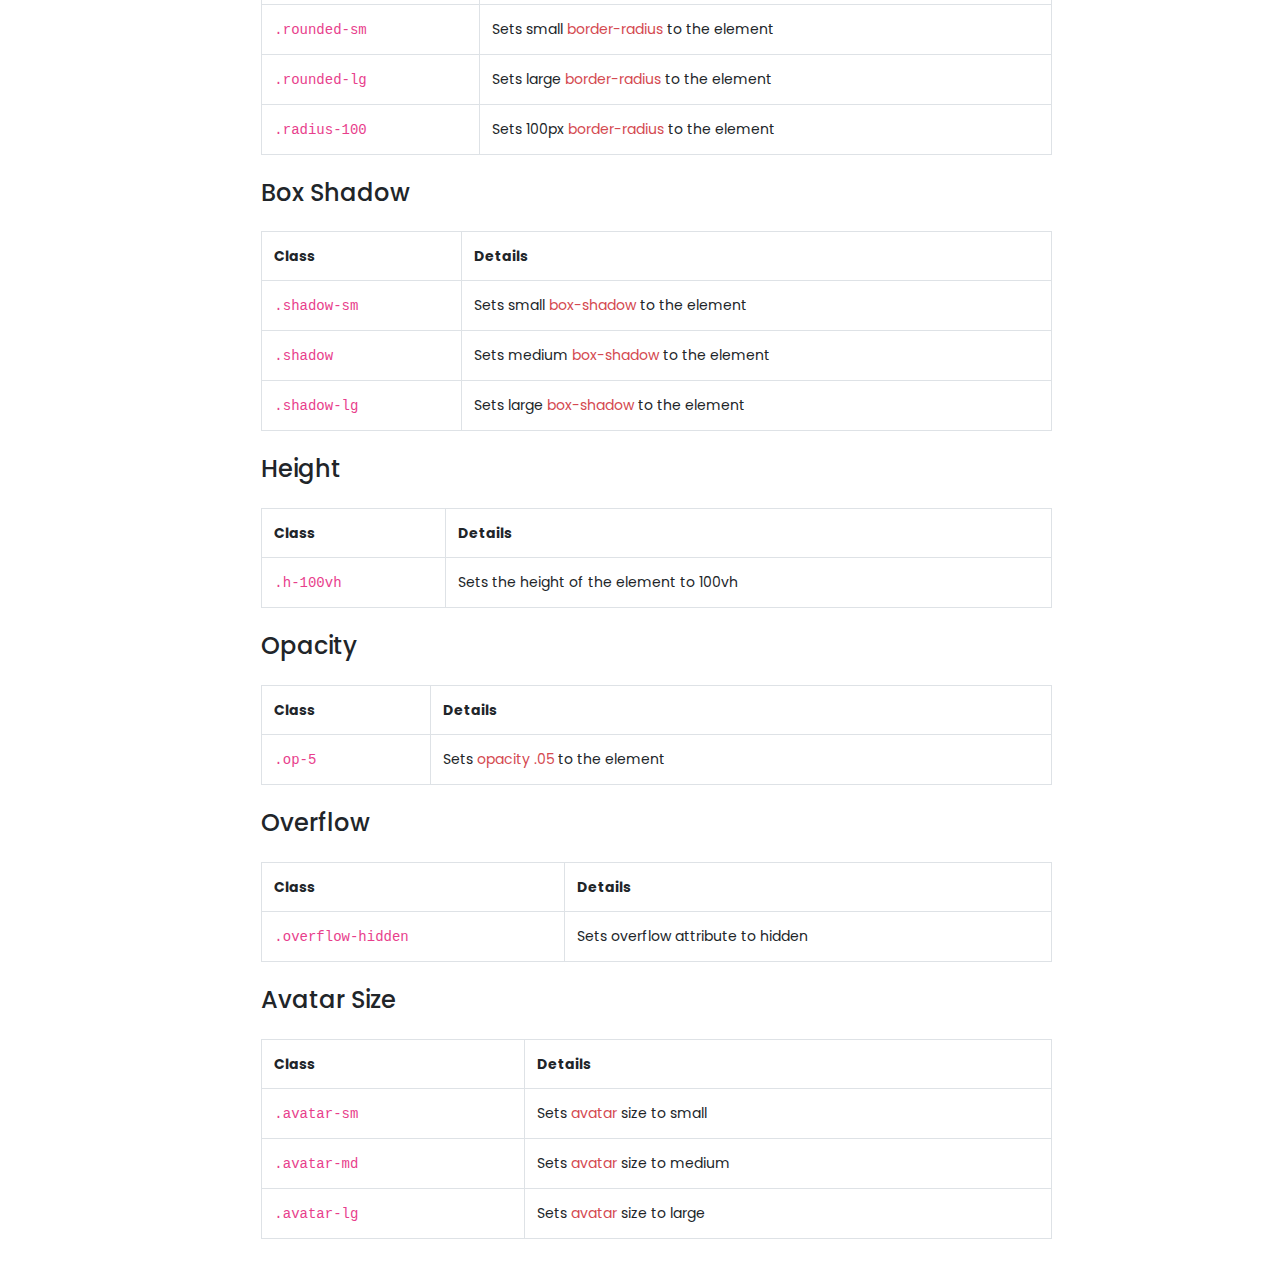
<file: main-template/documentation/helpers.htm>
<!doctype html>
<html lang="en">

<head>
    <meta charset="utf-8">
    <meta name="viewport" content="width=device-width, initial-scale=1, shrink-to-fit=no">

    <title>Netstorm - Helpers</title>

    <!-- Bootstrap core CSS -->
    <link href="assets/css/bootstrap.min.css" rel="stylesheet">

    <link href="assets/css/docs.min.css" rel="stylesheet">
    <link href="assets/css/style.css" rel="stylesheet">

</head>

<body>
    <div class="container-fluid">
        <div class="row flex-xl-nowrap">
            <div class="col-12 col-md-3 col-xl-2 bd-sidebar">
                <div class="logo-area py-2 py-sm-3 py-md-0 mx-md-3 mt-md-3 border-bottom d-flex align-items-center">
                    <div class="logo pb-md-3">
                        <a href="index.htm"><img src="assets/img/logo.png" alt="Logo"></a>
                    </div>
                    <button class="btn btn-link bd-search-docs-toggle d-md-none p-0 ml-auto" type="button" data-toggle="collapse" data-target="#bd-docs-nav" aria-controls="bd-docs-nav" aria-expanded="false" aria-label="Toggle docs navigation"><svg xmlns="http://www.w3.org/2000/svg" width="30" height="30" viewBox="0 0 30 30" role="img" focusable="false">
                            <title>Menu</title>
                            <path stroke="currentColor" stroke-linecap="round" stroke-miterlimit="10" stroke-width="2" d="M4 7h22M4 15h22M4 23h22" />
                        </svg></button>
                </div>

                <nav class="collapse bd-links" id="bd-docs-nav">
                    <div class="bd-toc-item active">
                        <a class="bd-toc-link" href="#">
                            Getting started
                        </a>

                        <ul class="nav bd-sidenav">
                            <li>
                                <a href="index.htm">Introduction</a>
                            </li>
                            <li>
                                <a href="file-structure.htm">File Structures</a>
                            </li>
                            <li>
                                <a href="customization.htm">Customization</a>
                            </li>
                            <li>
                                <a href="update.htm">Update</a>
                            </li>
                        </ul>
                    </div>
                    <div class="bd-toc-item active">
                        <a class="bd-toc-link" href="#">
                            Components
                        </a>

                        <ul class="nav bd-sidenav">
                            <li>
                                <a href="background-holder.htm">Background Image</a>
                            </li>
                            <li>
                                <a href="buttons.htm">Buttons</a>
                            </li>
                            <li>
                                <a href="icons.htm">Icons</a>
                            </li>
                            <li>
                                <a href="media-player.htm">Media Player</a>
                            </li>
                            <li>
                                <a href="social-icons.htm">Social Icon List</a>
                            </li>
                        </ul>
                    </div>
                    <div class="bd-toc-item active">
                        <a class="bd-toc-link" href="#">
                            Utilities
                        </a>

                        <ul class="nav bd-sidenav">
                            <li class="active bd-sidenav-active">
                                <a href="helpers.htm">Helpers</a>
                            </li>
                            <li>
                                <a href="spacing.htm">Spacing</a>
                            </li>
                        </ul>
                    </div>
                </nav>
            </div>

            <main class="col-12 col-md-9 col-xl-8 py-md-3 pl-md-5 bd-content" role="main">
                <h1 class="bd-title" id="content">Helpers</h1>
                <p class="bd-lead">Netstorm includes a wide range of shorthand utility classes to modify an element's appearance.</p>
                <p>add any of listed <span class="s">classes</span> to the html element to apply them.</p>
                <hr>
                <h3>CSS Class Reference</h3>
                <h4 class="my-4">Font Weight</h4>
                <table class="mt-4">
                  <thead>
                    <tr>
                      <th>Class</th>
                      <th>Details</th>
                    </tr>
                  </thead>
                  <tbody>
                    <tr>
                      <td><code class="highlighter-rouge">.fw-3</code></td>
                      <td>Sets <span class="s">font-weight</span> to 300</td>
                    </tr>
                    <tr>
                      <td><code class="highlighter-rouge">.fw-4</code></td>
                      <td>Sets <span class="s">font-weight</span> to 400</td>
                    </tr>
                    <tr>
                      <td><code class="highlighter-rouge">.fw-5</code></td>
                      <td>Sets <span class="s">font-weight</span> to 500</td>
                    </tr>
                    <tr>
                      <td><code class="highlighter-rouge">.fw-6</code></td>
                      <td>Sets <span class="s">font-weight</span> to 600</td>
                    </tr>
                    <tr>
                      <td><code class="highlighter-rouge">.fw-7</code></td>
                      <td>Sets <span class="s">font-weight</span> to 700</td>
                    </tr>
                  </tbody>
                </table>
                <h4 class="my-4">Border</h4>
                <table class="mt-4">
                  <thead>
                    <tr>
                      <th>Class</th>
                      <th>Details</th>
                    </tr>
                  </thead>
                  <tbody>
                    <tr>
                      <td><code class="highlighter-rouge">.border-none</code></td>
                      <td>Remove any border from the element</td>
                    </tr>
                  </tbody>
                </table>
                <h4 class="my-4">Color</h4>
                <table class="mt-4">
                  <thead>
                    <tr>
                      <th>Class</th>
                      <th>Details</th>
                    </tr>
                  </thead>
                  <tbody>
                    <tr>
                      <td><code class="highlighter-rouge">.text-primary</code></td>
                      <td>Sets element <span class="s">color</span> as template primary color</td>
                    </tr>
                    <tr>
                      <td><code class="highlighter-rouge">.text-secondary</code></td>
                      <td>Sets element <span class="s">color</span> as template secondary color</td>
                    </tr>
                    <tr>
                      <td><code class="highlighter-rouge">.text-white</code></td>
                      <td>Sets element <span class="s">color</span> as template white color</td>
                    </tr>
                    <tr>
                      <td><code class="highlighter-rouge">.text-dark</code></td>
                      <td>Sets element <span class="s">color</span> as template dark color</td>
                    </tr>
                  </tbody>
                </table>
                <h4 class="my-4">Background Color</h4>
                <table class="mt-4">
                  <thead>
                    <tr>
                      <th>Class</th>
                      <th>Details</th>
                    </tr>
                  </thead>
                  <tbody>
                    <tr>
                      <td><code class="highlighter-rouge">.bg-white</code></td>
                      <td>Sets <span class="s">background-color</span> White to the element</td>
                    </tr>
                    <tr>
                      <td><code class="highlighter-rouge">.bg-dark</code></td>
                      <td>Sets <span class="s">background-color</span> Dark to the element</td>
                    </tr>
                    <tr>
                      <td><code class="highlighter-rouge">.bg-gray</code></td>
                      <td>Sets <span class="s">background-color</span> Grey to the element</td>
                    </tr>
                    <tr>
                      <td><code class="highlighter-rouge">.bg-inherit</code></td>
                      <td>Sets <span class="s">background-color</span> inherit to the element</td>
                    </tr>
                  </tbody>
                </table>
                <h4 class="my-4">Border Radius</h4>
                <table class="mt-4">
                  <thead>
                    <tr>
                      <th>Class</th>
                      <th>Details</th>
                    </tr>
                  </thead>
                  <tbody>
                    <tr>
                      <td><code class="highlighter-rouge">.rounded-sm</code></td>
                      <td>Sets small <span class="s">border-radius</span> to the element</td>
                    </tr>
                    <tr>
                      <td><code class="highlighter-rouge">.rounded-lg</code></td>
                      <td>Sets large <span class="s">border-radius</span> to the element</td>
                    </tr>
                    <tr>
                      <td><code class="highlighter-rouge">.radius-100</code></td>
                      <td>Sets 100px <span class="s">border-radius</span> to the element</td>
                    </tr>
                  </tbody>
                </table>
                <h4 class="my-4">Box Shadow</h4>
                <table class="mt-4">
                  <thead>
                    <tr>
                      <th>Class</th>
                      <th>Details</th>
                    </tr>
                  </thead>
                  <tbody>
                    <tr>
                      <td><code class="highlighter-rouge">.shadow-sm</code></td>
                      <td>Sets small <span class="s">box-shadow</span> to the element</td>
                    </tr>
                    <tr>
                      <td><code class="highlighter-rouge">.shadow</code></td>
                      <td>Sets medium <span class="s">box-shadow</span> to the element</td>
                    </tr>
                    <tr>
                      <td><code class="highlighter-rouge">.shadow-lg</code></td>
                      <td>Sets large <span class="s">box-shadow</span> to the element</td>
                    </tr>
                  </tbody>
                </table>
                <h4 class="my-4">Height</h4>
                <table class="mt-4">
                  <thead>
                    <tr>
                      <th>Class</th>
                      <th>Details</th>
                    </tr>
                  </thead>
                  <tbody>
                    <tr>
                      <td><code class="highlighter-rouge">.h-100vh</code></td>
                      <td>Sets the height of the element to 100vh</td>
                    </tr>
                  </tbody>
                </table>
                <h4 class="my-4">Opacity</h4>
                <table class="mt-4">
                  <thead>
                    <tr>
                      <th>Class</th>
                      <th>Details</th>
                    </tr>
                  </thead>
                  <tbody>
                    <tr>
                      <td><code class="highlighter-rouge">.op-5</code></td>
                      <td>Sets <span class="s">opacity  .05</span> to the element</td>
                    </tr>
                  </tbody>
                </table>
                <h4 class="my-4">Overflow</h4>
                <table class="mt-4">
                  <thead>
                    <tr>
                      <th>Class</th>
                      <th>Details</th>
                    </tr>
                  </thead>
                  <tbody>
                    <tr>
                      <td><code class="highlighter-rouge">.overflow-hidden</code></td>
                      <td>Sets overflow attribute to hidden</td>
                    </tr>
                  </tbody>
                </table>
                <h4 class="my-4">Avatar Size</h4>
                <table class="mt-4">
                  <thead>
                    <tr>
                      <th>Class</th>
                      <th>Details</th>
                    </tr>
                  </thead>
                  <tbody>
                    <tr>
                      <td><code class="highlighter-rouge">.avatar-sm</code></td>
                      <td>Sets <span class="s">avatar</span> size to small</td>
                    </tr>
                    <tr>
                      <td><code class="highlighter-rouge">.avatar-md</code></td>
                      <td>Sets <span class="s">avatar</span> size to medium</td>
                    </tr>
                    <tr>
                      <td><code class="highlighter-rouge">.avatar-lg</code></td>
                      <td>Sets <span class="s">avatar</span> size to large</td>
                    </tr>
                  </tbody>
                </table>
            </main>
        </div>
    </div>

    <script src="assets/js/vendor/jquery-slim.min.js"></script>
    <script src="assets/js/bootstrap.bundle.min.js"></script>
    <script src="assets/js/docs.min.js"></script>
</body>

</html>
</file>
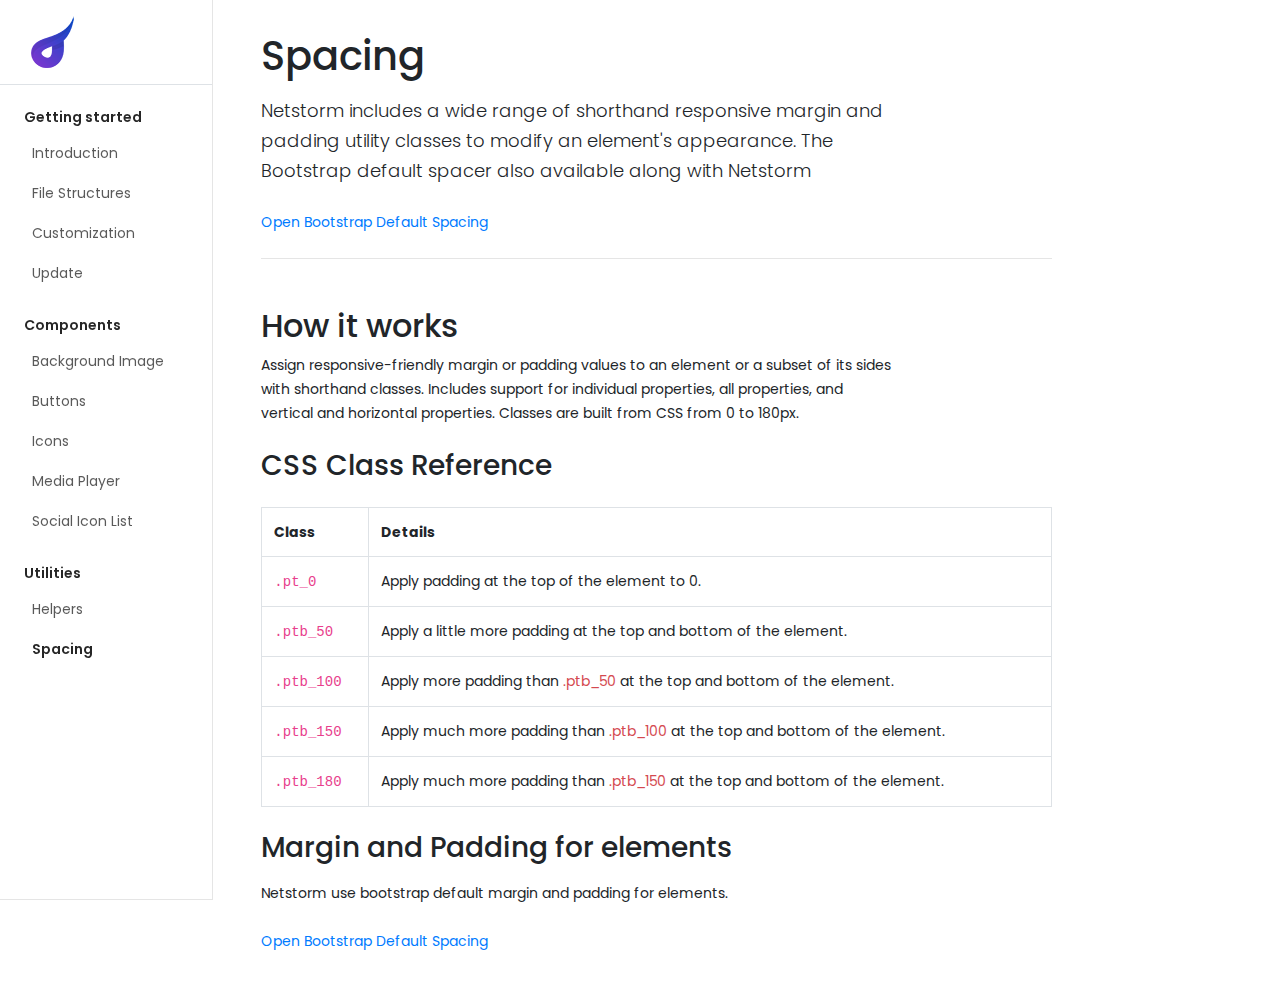
<file: main-template/documentation/spacing.htm>
<!doctype html>
<html lang="en">

<head>
    <meta charset="utf-8">
    <meta name="viewport" content="width=device-width, initial-scale=1, shrink-to-fit=no">

    <title>Netstorm - Spacing</title>

    <!-- Bootstrap core CSS -->
    <link href="assets/css/bootstrap.min.css" rel="stylesheet">

    <link href="assets/css/docs.min.css" rel="stylesheet">
    <link href="assets/css/style.css" rel="stylesheet">

</head>

<body>
    <div class="container-fluid">
        <div class="row flex-xl-nowrap">
            <div class="col-12 col-md-3 col-xl-2 bd-sidebar">
                <div class="logo-area py-2 py-sm-3 py-md-0 mx-md-3 mt-md-3 border-bottom d-flex align-items-center">
                    <div class="logo pb-md-3">
                        <a href="index.htm"><img src="assets/img/logo.png" alt="Logo"></a>
                    </div>
                    <button class="btn btn-link bd-search-docs-toggle d-md-none p-0 ml-auto" type="button" data-toggle="collapse" data-target="#bd-docs-nav" aria-controls="bd-docs-nav" aria-expanded="false" aria-label="Toggle docs navigation"><svg xmlns="http://www.w3.org/2000/svg" width="30" height="30" viewBox="0 0 30 30" role="img" focusable="false">
                            <title>Menu</title>
                            <path stroke="currentColor" stroke-linecap="round" stroke-miterlimit="10" stroke-width="2" d="M4 7h22M4 15h22M4 23h22" />
                        </svg></button>
                </div>

                <nav class="collapse bd-links" id="bd-docs-nav">
                    <div class="bd-toc-item active">
                        <a class="bd-toc-link" href="#">
                            Getting started
                        </a>

                        <ul class="nav bd-sidenav">
                            <li>
                                <a href="index.htm">Introduction</a>
                            </li>
                            <li>
                                <a href="file-structure.htm">File Structures</a>
                            </li>
                            <li>
                                <a href="customization.htm">Customization</a>
                            </li>
                            <li>
                                <a href="update.htm">Update</a>
                            </li>
                        </ul>
                    </div>
                    <div class="bd-toc-item active">
                        <a class="bd-toc-link" href="#">
                            Components
                        </a>

                        <ul class="nav bd-sidenav">
                            <li>
                                <a href="background-holder.htm">Background Image</a>
                            </li>
                            <li>
                                <a href="buttons.htm">Buttons</a>
                            </li>
                            <li>
                                <a href="icons.htm">Icons</a>
                            </li>
                            <li>
                                <a href="media-player.htm">Media Player</a>
                            </li>
                            <li>
                                <a href="social-icons.htm">Social Icon List</a>
                            </li>
                        </ul>
                    </div>
                    <div class="bd-toc-item active">
                        <a class="bd-toc-link" href="#">
                            Utilities
                        </a>

                        <ul class="nav bd-sidenav">
                            <li>
                                <a href="helpers.htm">Helpers</a>
                            </li>
                            <li class="active bd-sidenav-active">
                                <a href="spacing.htm">Spacing</a>
                            </li>
                        </ul>
                    </div>
                </nav>
            </div>

            <main class="col-12 col-md-9 col-xl-8 py-md-3 pl-md-5 bd-content" role="main">
                <h1 class="bd-title" id="content">Spacing</h1>
                <p class="bd-lead">Netstorm includes a wide range of shorthand responsive margin and padding utility classes to modify an element's appearance. The Bootstrap default spacer also available along with Netstorm</p>
                <div class="custom-link my-4">
                    <a class="text-primary" href="https://getbootstrap.com/docs/4.5/utilities/spacing/" target="_blank">Open Bootstrap Default Spacing</a>
                </div>
                <hr>
                <h2>How it works</h2>
                <p>Assign responsive-friendly margin or padding values to an element or a subset of its sides with shorthand classes. Includes support for individual properties, all properties, and vertical and horizontal properties. Classes are built from CSS from 0 to 180px.</p>
                <h3>CSS Class Reference</h3>
                <table class="mt-4">
                  <thead>
                    <tr>
                      <th>Class</th>
                      <th>Details</th>
                    </tr>
                  </thead>
                  <tbody>
                    <tr>
                      <td><code class="highlighter-rouge">.pt_0</code></td>
                      <td>Apply padding at the top of the element to 0.</td>
                    </tr>
                    <tr>
                      <td><code class="highlighter-rouge">.ptb_50</code></td>
                      <td>Apply a little more padding at the top and bottom of the element.</td>
                    </tr>
                    <tr>
                      <td><code class="highlighter-rouge">.ptb_100</code></td>
                      <td>Apply more padding than <span class="s">.ptb_50</span> at the top and bottom of the element.</td>
                    </tr>
                    <tr>
                      <td><code class="highlighter-rouge">.ptb_150</code></td>
                      <td>Apply much more padding than <span class="s">.ptb_100</span> at the top and bottom of the element.</td>
                    </tr>
                    <tr>
                      <td><code class="highlighter-rouge">.ptb_180</code></td>
                      <td>Apply much more padding than <span class="s">.ptb_150</span> at the top and bottom of the element.</td>
                    </tr>
                  </tbody>
                </table>
                <h3>Margin and Padding for elements</h3>
                <p class="my-3">Netstorm use bootstrap default margin and padding for elements.</p>
                <div class="custom-link my-4">
                    <a class="text-primary" href="https://getbootstrap.com/docs/4.5/utilities/spacing/" target="_blank">Open Bootstrap Default Spacing</a>
                </div>
            </main>
        </div>
    </div>

    <script src="assets/js/vendor/jquery-slim.min.js"></script>
    <script src="assets/js/bootstrap.bundle.min.js"></script>
    <script src="assets/js/docs.min.js"></script>
</body>

</html>
</file>
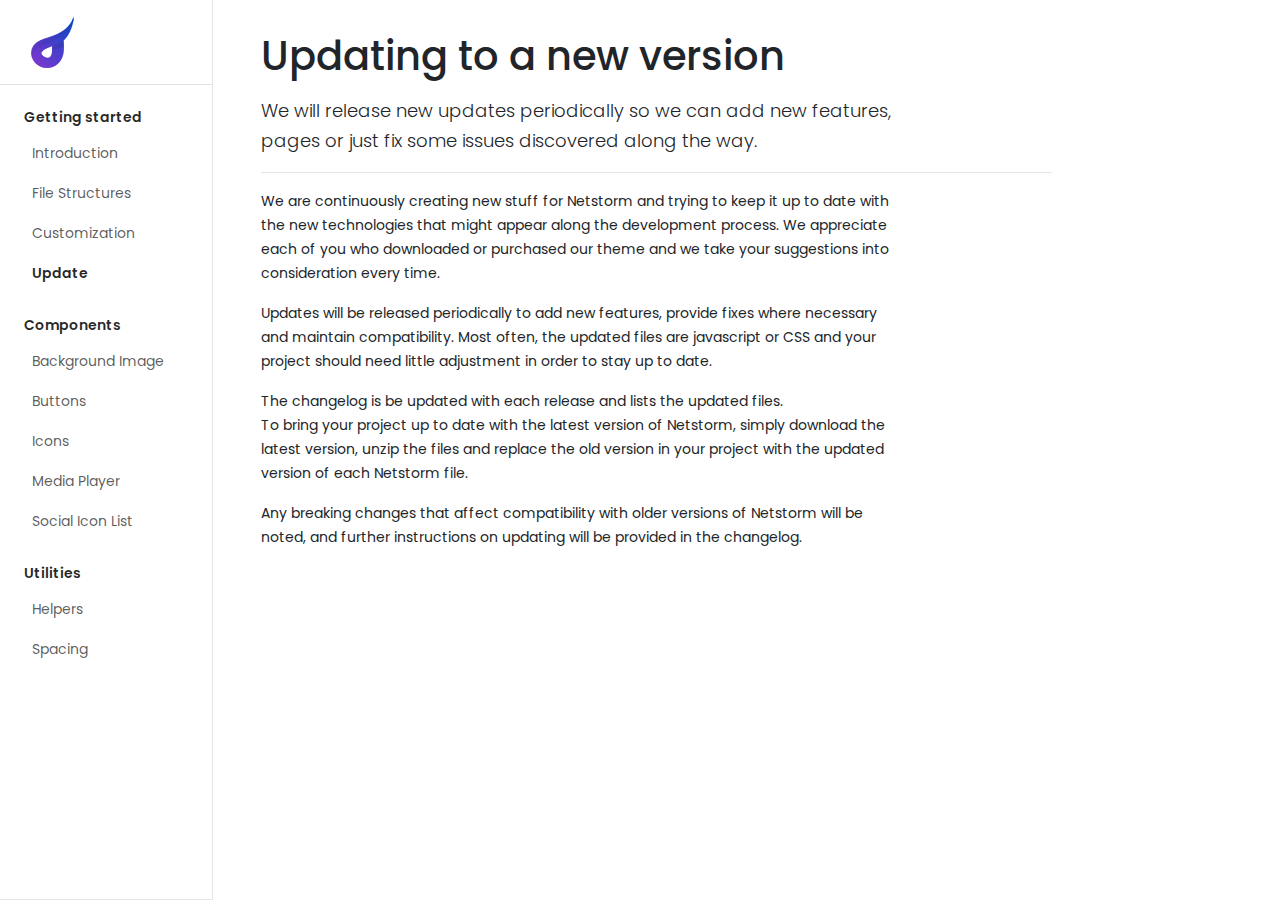
<file: main-template/documentation/update.htm>
<!doctype html>
<html lang="en">

<head>
    <meta charset="utf-8">
    <meta name="viewport" content="width=device-width, initial-scale=1, shrink-to-fit=no">

    <title>Netstorm - Update</title>

    <!-- Bootstrap core CSS -->
    <link href="assets/css/bootstrap.min.css" rel="stylesheet">

    <link href="assets/css/docs.min.css" rel="stylesheet">
    <link href="assets/css/style.css" rel="stylesheet">

</head>

<body>
    <div class="container-fluid">
        <div class="row flex-xl-nowrap">
            <div class="col-12 col-md-3 col-xl-2 bd-sidebar">
                <div class="logo-area py-2 py-sm-3 py-md-0 mx-md-3 mt-md-3 border-bottom d-flex align-items-center">
                    <div class="logo pb-md-3">
                        <a href="index.htm"><img src="assets/img/logo.png" alt="Logo"></a>
                    </div>
                    <button class="btn btn-link bd-search-docs-toggle d-md-none p-0 ml-auto" type="button" data-toggle="collapse" data-target="#bd-docs-nav" aria-controls="bd-docs-nav" aria-expanded="false" aria-label="Toggle docs navigation"><svg xmlns="http://www.w3.org/2000/svg" width="30" height="30" viewBox="0 0 30 30" role="img" focusable="false">
                            <title>Menu</title>
                            <path stroke="currentColor" stroke-linecap="round" stroke-miterlimit="10" stroke-width="2" d="M4 7h22M4 15h22M4 23h22" />
                        </svg></button>
                </div>

                <nav class="collapse bd-links" id="bd-docs-nav">
                    <div class="bd-toc-item active">
                        <a class="bd-toc-link" href="#">
                            Getting started
                        </a>

                        <ul class="nav bd-sidenav">
                            <li>
                                <a href="index.htm">Introduction</a>
                            </li>
                            <li>
                                <a href="file-structure.htm">File Structures</a>
                            </li>
                            <li>
                                <a href="customization.htm">Customization</a>
                            </li>
                            <li class="active bd-sidenav-active">
                                <a href="update.htm">Update</a>
                            </li>
                        </ul>
                    </div>
                    <div class="bd-toc-item active">
                        <a class="bd-toc-link" href="#">
                            Components
                        </a>

                        <ul class="nav bd-sidenav">
                            <li>
                                <a href="background-holder.htm">Background Image</a>
                            </li>
                            <li>
                                <a href="buttons.htm">Buttons</a>
                            </li>
                            <li>
                                <a href="icons.htm">Icons</a>
                            </li>
                            <li>
                                <a href="media-player.htm">Media Player</a>
                            </li>
                            <li>
                                <a href="social-icons.htm">Social Icon List</a>
                            </li>
                        </ul>
                    </div>
                    <div class="bd-toc-item active">
                        <a class="bd-toc-link" href="#">
                            Utilities
                        </a>

                        <ul class="nav bd-sidenav">
                            <li>
                                <a href="helpers.htm">Helpers</a>
                            </li>
                            <li>
                                <a href="spacing.htm">Spacing</a>
                            </li>
                        </ul>
                    </div>
                </nav>
            </div>

            <main class="col-12 col-md-9 col-xl-8 py-md-3 pl-md-5 bd-content" role="main">
                <h1 class="bd-title" id="content">Updating to a new version</h1>
                <p class="bd-lead">We will release new updates periodically so we can add new features, pages or just fix some issues discovered along the way.</p>
                <hr>
                <p>We are continuously creating new stuff for Netstorm and trying to keep it up to date with the new technologies that might appear along the development process. We appreciate each of you who downloaded or purchased our theme and we take your suggestions into consideration every time.</p>
                <p>Updates will be released periodically to add new features, provide fixes where necessary and maintain compatibility. Most often, the updated files are javascript or CSS and your project should need little adjustment in order to stay up to date.</p>
                <p>The changelog is be updated with each release and lists the updated files.<br>To bring your project up to date with the latest version of Netstorm, simply download the latest version, unzip the files and replace the old version in your project with the updated version of each Netstorm file.</p>
                <p>Any breaking changes that affect compatibility with older versions of Netstorm will be noted, and further instructions on updating will be provided in the changelog.</p>
            </main>
        </div>
    </div>

    <script src="assets/js/vendor/jquery-slim.min.js"></script>
    <script src="assets/js/bootstrap.bundle.min.js"></script>
    <script src="assets/js/docs.min.js"></script>
</body>

</html>
</file>
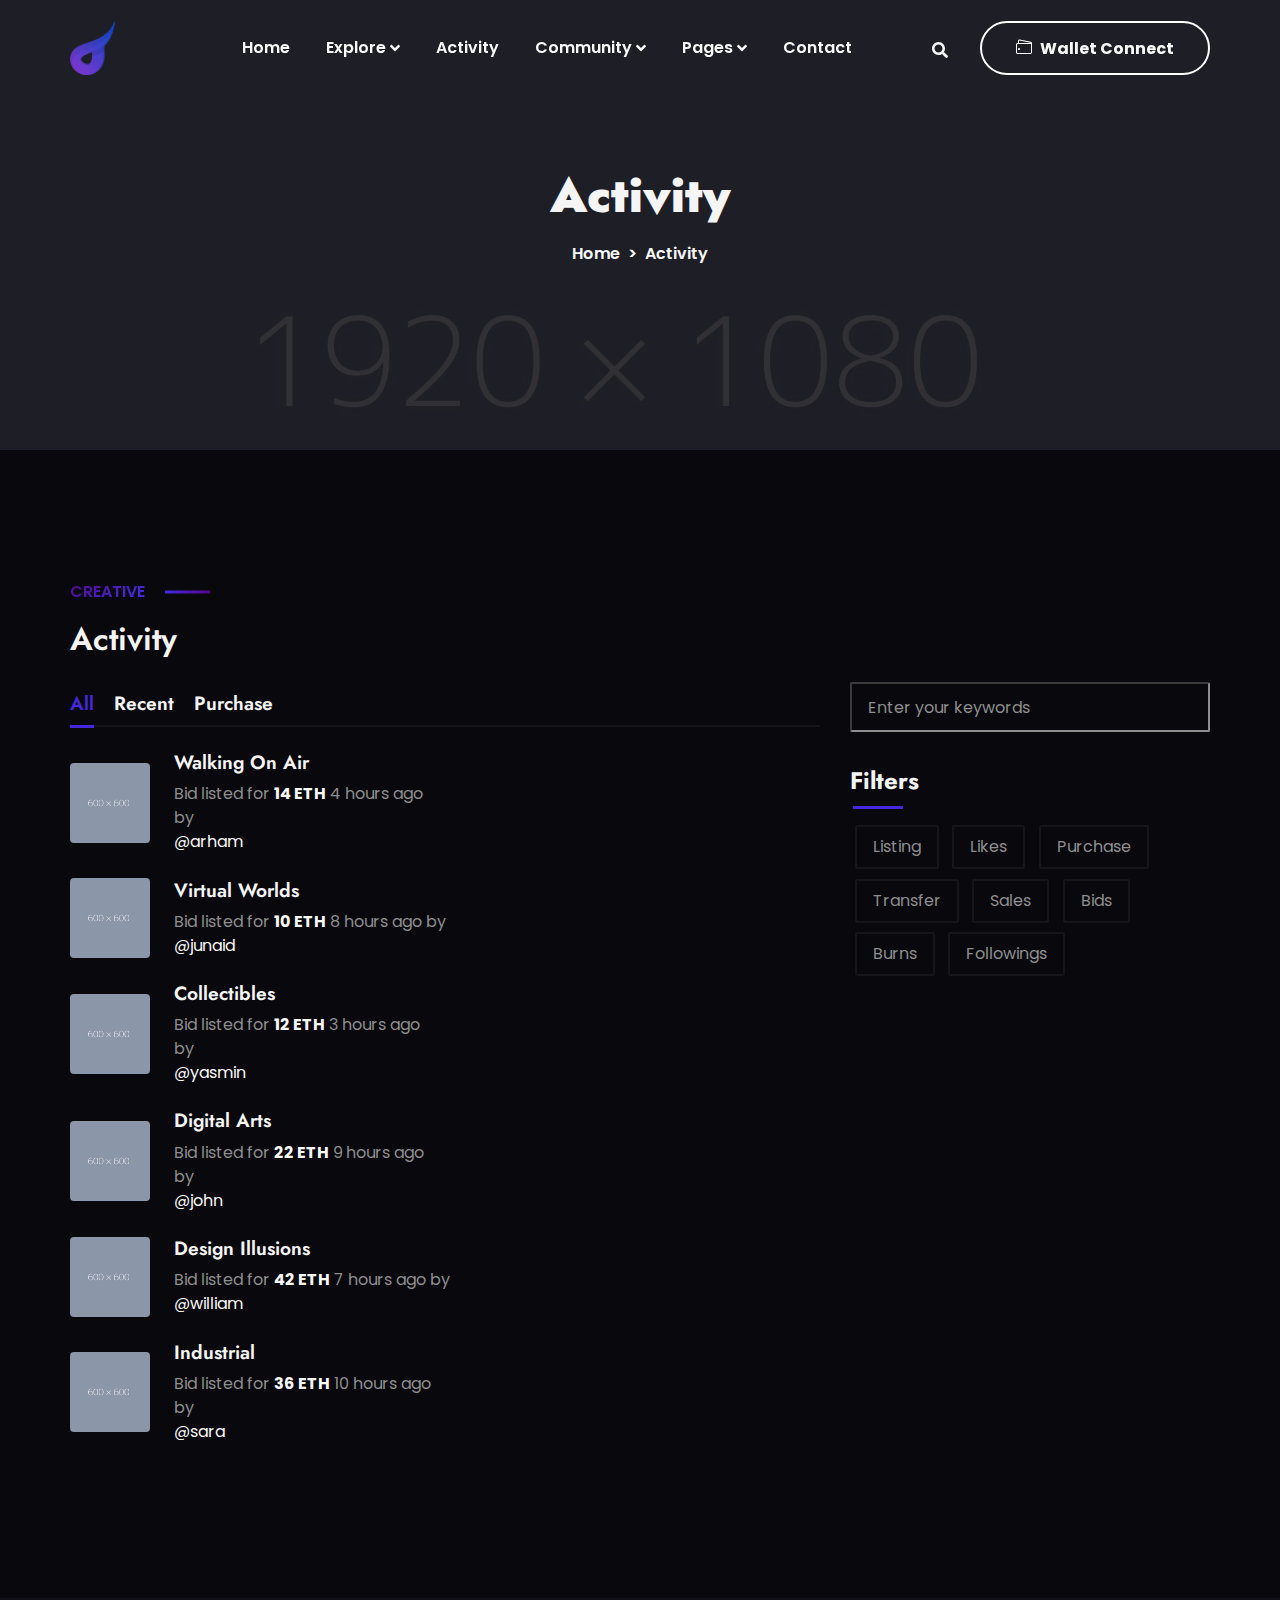
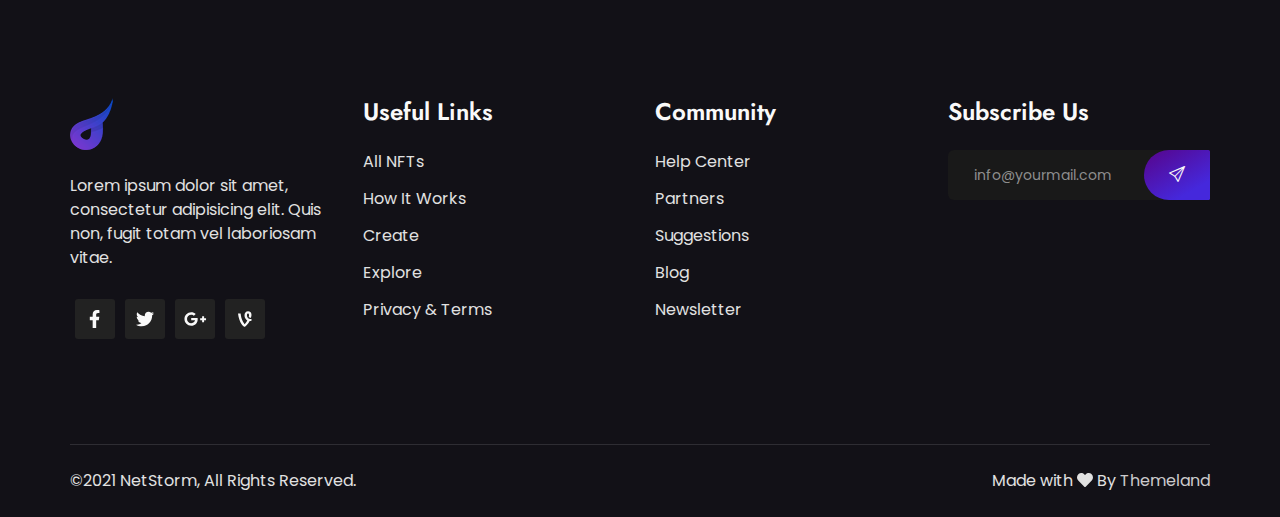
<file: main-template/netstorm-template-v1.0/activity.html>
<!doctype html>
<html class="no-js" lang="en">

<head>
    <meta charset="UTF-8">
    <meta name="description" content="">
    <meta http-equiv="X-UA-Compatible" content="IE=edge">
    <meta name="viewport" content="width=device-width, initial-scale=1, shrink-to-fit=no">
    <!-- The above 4 meta tags *must* come first in the head; any other head content must come *after* these tags -->

    <!-- Title  -->
    <title>NetStorm - NFT Marketplace HTML Template</title>

    <!-- Favicon  -->
    <link rel="icon" href="assets/img/favicon.png">

    <!-- ***** All CSS Files ***** -->

    <!-- Style css -->
    <link rel="stylesheet" href="assets/css/style.css">

</head>

<body>
    <!--====== Preloader Area Start ======-->
    <div id="netstorm-preloader" class="netstorm-preloader">
        <!-- Preloader Animation -->
        <div class="preloader-animation">
            <!-- Spinner -->
            <div class="spinner"></div>
            <p class="fw-5 text-center text-uppercase">Loading</p>
        </div>
        <!-- Loader Animation -->
        <div class="loader-animation">
            <div class="row h-100">
                <!-- Single Loader -->
                <div class="col-3 single-loader p-0">
                    <div class="loader-bg"></div>
                </div>
                <!-- Single Loader -->
                <div class="col-3 single-loader p-0">
                    <div class="loader-bg"></div>
                </div>
                <!-- Single Loader -->
                <div class="col-3 single-loader p-0">
                    <div class="loader-bg"></div>
                </div>
                <!-- Single Loader -->
                <div class="col-3 single-loader p-0">
                    <div class="loader-bg"></div>
                </div>
            </div>
        </div>
    </div>
    <!--====== Preloader Area End ======-->

    <div class="main">
        <!-- ***** Header Start ***** -->
        <header id="header">
            <!-- Navbar -->
            <nav data-aos="zoom-out" data-aos-delay="800" class="navbar navbar-expand">
                <div class="container header">
                    <!-- Navbar Brand-->
                    <a class="navbar-brand" href="index.html">
                        <img class="navbar-brand-sticky" src="assets/img/logo/logo.png" alt="sticky brand-logo">
                    </a>
                    <div class="ml-auto"></div>
                    <!-- Navbar -->
                    <ul class="navbar-nav items mx-auto">
                        <li class="nav-item dropdown">
                            <a class="nav-link" href="index.html">Home</a>
                        </li>
                        <li class="nav-item dropdown">
                            <a class="nav-link" href="#">Explore <i class="fas fa-angle-down ml-1"></i></a>
                            <ul class="dropdown-menu">
                                <li class="nav-item"><a href="explore-1.html" class="nav-link">Explore Style 1</a></li>
                                <li class="nav-item"><a href="explore-2.html" class="nav-link">Explore Style 2</a></li>
                                <li class="nav-item"><a href="explore-3.html" class="nav-link">Explore Style 3</a></li>
                                <li class="nav-item"><a href="explore-4.html" class="nav-link">Explore Style 4</a></li>
                                <li class="nav-item"><a href="auctions.html" class="nav-link">Live Auctions</a></li>
                                <li class="nav-item"><a href="item-details.html" class="nav-link">Item Details</a></li>
                            </ul>
                        </li>
                        <li class="nav-item">
                            <a href="activity.html" class="nav-link">Activity</a>
                        </li>
                        <li class="nav-item dropdown">
                            <a class="nav-link" href="#">Community <i class="fas fa-angle-down ml-1"></i></a>
                            <ul class="dropdown-menu">
                                <li class="nav-item"><a href="blog.html" class="nav-link">Blog</a></li>
                                <li class="nav-item"><a href="blog-single.html" class="nav-link">Blog Single</a></li>
                                <li class="nav-item"><a href="help-center.html" class="nav-link">Help Center</a></li>
                            </ul>
                        </li>
                        <li class="nav-item dropdown">
                            <a class="nav-link" href="#">Pages <i class="fas fa-angle-down ml-1"></i></a>
                            <ul class="dropdown-menu">
                                <li class="nav-item"><a href="authors.html" class="nav-link">Authors</a></li>
                                <li class="nav-item"><a href="author.html" class="nav-link">Author</a></li>
                                <li class="nav-item"><a href="wallet-connect.html" class="nav-link">Wallet Connect</a></li>
                                <li class="nav-item"><a href="create.html" class="nav-link">Create</a></li>
                                <li class="nav-item"><a href="login.html" class="nav-link">Login</a></li>
                                <li class="nav-item"><a href="signup.html" class="nav-link">Signup</a></li>
                            </ul>
                        </li>
                        <li class="nav-item">
                            <a href="contact.html" class="nav-link">Contact</a>
                        </li>
                    </ul>
                    <!-- Navbar Icons -->
                    <ul class="navbar-nav icons">
                        <li class="nav-item">
                            <a href="#" class="nav-link" data-toggle="modal" data-target="#search">
                                <i class="fas fa-search"></i>
                            </a>
                        </li>
                    </ul>

                    <!-- Navbar Toggler -->
                    <ul class="navbar-nav toggle">
                        <li class="nav-item">
                            <a href="#" class="nav-link" data-toggle="modal" data-target="#menu">
                                <i class="fas fa-bars toggle-icon m-0"></i>
                            </a>
                        </li>
                    </ul>

                    <!-- Navbar Action Button -->
                    <ul class="navbar-nav action">
                        <li class="nav-item ml-3">
                            <a href="wallet-connect.html" class="btn ml-lg-auto btn-bordered-white"><i class="icon-wallet mr-md-2"></i>Wallet Connect</a>
                        </li>
                    </ul>
                </div>
            </nav>
        </header>
        <!-- ***** Header End ***** -->

        <!-- ***** Breadcrumb Area Start ***** -->
        <section class="breadcrumb-area overlay-dark d-flex align-items-center">
            <div class="container">
                <div class="row">
                    <div class="col-12">
                        <!-- Breamcrumb Content -->
                        <div class="breadcrumb-content text-center">
                            <h2 class="m-0">Activity</h2>
                            <ol class="breadcrumb d-flex justify-content-center">
                                <li class="breadcrumb-item"><a href="index.html">Home</a></li>
                                <li class="breadcrumb-item active">Activity</li>
                            </ol>
                        </div>
                    </div>
                </div>
            </div>
        </section>
        <!-- ***** Breadcrumb Area End ***** -->

        <!-- ***** Activity Area Start ***** -->
        <section class="activity-area load-more">
            <div class="container">
                <div class="row">
                    <div class="col-12">
                        <!-- Intro -->
                        <div class="intro mb-4">
                            <div class="intro-content">
                                <span>Creative</span>
                                <h3 class="mt-3 mb-0">Activity</h3>
                            </div>
                        </div>
                    </div>
                </div>
                <div class="row items">
                    <div class="col-12 col-md-6 col-lg-8">
                        <!-- Netstorm Tab -->
                        <ul class="netstorm-tab nav nav-tabs" id="nav-tab">
                            <li>
                                <a class="active" id="nav-home-tab" data-toggle="pill" href="#nav-home">
                                    <h5 class="m-0">All</h5>
                                </a>
                            </li>
                            <li>
                                <a id="nav-profile-tab" data-toggle="pill" href="#nav-profile">
                                    <h5 class="m-0">Recent</h5>
                                </a>
                            </li>
                            <li>
                                <a id="nav-contact-tab" data-toggle="pill" href="#nav-contact">
                                    <h5 class="m-0">Purchase</h5>
                                </a>
                            </li>
                        </ul>
                        <!-- Tab Content -->
                        <div class="tab-content" id="nav-tabContent">
                            <div class="tab-pane fade show active" id="nav-home">
                                <ul class="list-unstyled">
                                    <!-- Single Tab List -->
                                    <li class="single-tab-list d-flex align-items-center">
                                        <a href="item-details.html">
                                            <img class="avatar-lg" src="assets/img/content/auction_5.jpg" alt="">
                                        </a>
                                        <!-- Activity Content -->
                                        <div class="activity-content ml-4">
                                            <a href="item-details.html">
                                                <h5 class="mt-0 mb-2">Walking On Air</h5>
                                            </a>
                                            <p class="m-0">Bid listed for <strong>14 ETH</strong> 4 hours ago <br>by <a href="author.html">@arham</a></p>
                                        </div>
                                    </li>
                                    <!-- Single Tab List -->
                                    <li class="single-tab-list d-flex align-items-center">
                                        <a href="item-details.html">
                                            <img class="avatar-lg" src="assets/img/content/auction_6.jpg" alt="">
                                        </a>
                                        <!-- Activity Content -->
                                        <div class="activity-content ml-4">
                                            <a href="item-details.html">
                                                <h5 class="mt-0 mb-2">Virtual Worlds</h5>
                                            </a>
                                            <p class="m-0">Bid listed for <strong>10 ETH</strong> 8 hours ago by <a href="author.html">@junaid</a></p>
                                        </div>
                                    </li>
                                    <!-- Single Tab List -->
                                    <li class="single-tab-list d-flex align-items-center">
                                        <a href="item-details.html">
                                            <img class="avatar-lg" src="assets/img/content/auction_7.jpg" alt="">
                                        </a>
                                        <!-- Activity Content -->
                                        <div class="activity-content ml-4">
                                            <a href="item-details.html">
                                                <h5 class="mt-0 mb-2">Collectibles</h5>
                                            </a>
                                            <p class="m-0">Bid listed for <strong>12 ETH</strong> 3 hours ago <br>by <a href="author.html">@yasmin</a></p>
                                        </div>
                                    </li>
                                    <!-- Single Tab List -->
                                    <li class="single-tab-list d-flex align-items-center">
                                        <a href="item-details.html">
                                            <img class="avatar-lg" src="assets/img/content/auction_8.jpg" alt="">
                                        </a>
                                        <!-- Activity Content -->
                                        <div class="activity-content ml-4">
                                            <a href="item-details.html">
                                                <h5 class="mt-0 mb-2">Digital Arts</h5>
                                            </a>
                                            <p class="m-0">Bid listed for <strong>22 ETH</strong> 9 hours ago <br>by <a href="author.html">@john</a></p>
                                        </div>
                                    </li>
                                    <!-- Single Tab List -->
                                    <li class="single-tab-list d-flex align-items-center">
                                        <a href="item-details.html">
                                            <img class="avatar-lg" src="assets/img/content/auction_9.jpg" alt="">
                                        </a>
                                        <!-- Activity Content -->
                                        <div class="activity-content ml-4">
                                            <a href="item-details.html">
                                                <h5 class="mt-0 mb-2">Design Illusions</h5>
                                            </a>
                                            <p class="m-0">Bid listed for <strong>42 ETH</strong> 7 hours ago by <a href="author.html">@william</a></p>
                                        </div>
                                    </li>
                                    <!-- Single Tab List -->
                                    <li class="single-tab-list d-flex align-items-center">
                                        <a href="item-details.html">
                                            <img class="avatar-lg" src="assets/img/content/auction_10.jpg" alt="">
                                        </a>
                                        <!-- Activity Content -->
                                        <div class="activity-content ml-4">
                                            <a href="item-details.html">
                                                <h5 class="mt-0 mb-2">Industrial</h5>
                                            </a>
                                            <p class="m-0">Bid listed for <strong>36 ETH</strong> 10 hours ago <br>by <a href="author.html">@sara</a></p>
                                        </div>
                                    </li>
                                </ul>
                            </div>
                            <div class="tab-pane fade" id="nav-profile">
                                <ul class="list-unstyled">
                                    <!-- Single Tab List -->
                                    <li class="single-tab-list d-flex align-items-center">
                                        <a href="item-details.html">
                                            <img class="avatar-lg" src="assets/img/content/auction_6.jpg" alt="">
                                        </a>
                                        <!-- Activity Content -->
                                        <div class="activity-content ml-4">
                                            <a href="item-details.html">
                                                <h5 class="mt-0 mb-2">Virtual Worlds</h5>
                                            </a>
                                            <p class="m-0">Bid listed for <strong>10 ETH</strong> 8 hours ago <br>by <a href="author.html">@junaid</a></p>
                                        </div>
                                    </li>
                                    <!-- Single Tab List -->
                                    <li class="single-tab-list d-flex align-items-center">
                                        <a href="item-details.html">
                                            <img class="avatar-lg" src="assets/img/content/auction_7.jpg" alt="">
                                        </a>
                                        <!-- Activity Content -->
                                        <div class="activity-content ml-4">
                                            <a href="item-details.html">
                                                <h5 class="mt-0 mb-2">Collectibles</h5>
                                            </a>
                                            <p class="m-0">Bid listed for <strong>12 ETH</strong> 3 hours ago by <a href="author.html">@yasmin</a></p>
                                        </div>
                                    </li>
                                    <!-- Single Tab List -->
                                    <li class="single-tab-list d-flex align-items-center">
                                        <a href="item-details.html">
                                            <img class="avatar-lg" src="assets/img/content/auction_8.jpg" alt="">
                                        </a>
                                        <!-- Activity Content -->
                                        <div class="activity-content ml-4">
                                            <a href="item-details.html">
                                                <h5 class="mt-0 mb-2">Digital Arts</h5>
                                            </a>
                                            <p class="m-0">Bid listed for <strong>22 ETH</strong> 9 hours ago <br>by <a href="author.html">@john</a></p>
                                        </div>
                                    </li>
                                    <!-- Single Tab List -->
                                    <li class="single-tab-list d-flex align-items-center">
                                        <a href="item-details.html">
                                            <img class="avatar-lg" src="assets/img/content/auction_9.jpg" alt="">
                                        </a>
                                        <!-- Activity Content -->
                                        <div class="activity-content ml-4">
                                            <a href="item-details.html">
                                                <h5 class="mt-0 mb-2">Photography</h5>
                                            </a>
                                            <p class="m-0">Bid listed for <strong>69 ETH</strong> 12 hours ago <br>by <a href="author.html">@junaid</a></p>
                                        </div>
                                    </li>
                                </ul>
                            </div>
                            <div class="tab-pane fade" id="nav-contact">
                                <ul class="list-unstyled">
                                    <!-- Single Tab List -->
                                    <li class="single-tab-list d-flex align-items-center">
                                        <a href="item-details.html">
                                            <img class="avatar-lg" src="assets/img/content/auction_1.jpg" alt="">
                                        </a>
                                        <!-- Activity Content -->
                                        <div class="activity-content ml-4">
                                            <a href="item-details.html">
                                                <h5 class="mt-0 mb-2">Design Illusions</h5>
                                            </a>
                                            <p class="m-0">Bid listed for <strong>10 ETH</strong> 8 hours ago <br>by <a href="author.html">@junaid</a></p>
                                        </div>
                                    </li>
                                    <!-- Single Tab List -->
                                    <li class="single-tab-list d-flex align-items-center">
                                        <a href="item-details.html">
                                            <img class="avatar-lg" src="assets/img/content/auction_2.jpg" alt="">
                                        </a>
                                        <!-- Activity Content -->
                                        <div class="activity-content ml-4">
                                            <a href="item-details.html">
                                                <h5 class="mt-0 mb-2">Digital Arts</h5>
                                            </a>
                                            <p class="m-0">Bid listed for <strong>12 ETH</strong> 3 hours ago by <a href="author.html">@yasmin</a></p>
                                        </div>
                                    </li>
                                    <!-- Single Tab List -->
                                    <li class="single-tab-list d-flex align-items-center">
                                        <a href="item-details.html">
                                            <img class="avatar-lg" src="assets/img/content/auction_3.jpg" alt="">
                                        </a>
                                        <!-- Activity Content -->
                                        <div class="activity-content ml-4">
                                            <a href="item-details.html">
                                                <h5 class="mt-0 mb-2">Photography</h5>
                                            </a>
                                            <p class="m-0">Bid listed for <strong>22 ETH</strong> 9 hours ago <br>by <a href="author.html">@john</a></p>
                                        </div>
                                    </li>
                                    <!-- Single Tab List -->
                                    <li class="single-tab-list d-flex align-items-center">
                                        <a href="item-details.html">
                                            <img class="avatar-lg" src="assets/img/content/auction_4.jpg" alt="">
                                        </a>
                                        <!-- Activity Content -->
                                        <div class="activity-content ml-4">
                                            <a href="item-details.html">
                                                <h5 class="mt-0 mb-2">Virtual Worlds</h5>
                                            </a>
                                            <p class="m-0">Bid listed for <strong>69 ETH</strong> 12 hours ago <br>by <a href="author.html">@junaid</a></p>
                                        </div>
                                    </li>
                                </ul>
                            </div>
                        </div>
                    </div>
                    <div class="col-12 col-md-6 col-lg-4">
                        <!-- Activity Content -->
                        <div class="activity-content mt-5 mt-lg-0">
                            <!-- Single Widget -->
                            <div class="single-widget">
                                <!-- Search Widget -->
                                <div class="widget-content search-widget">
                                    <form action="#">
                                        <input type="text" placeholder="Enter your keywords">
                                    </form>
                                </div>
                            </div>
                            <!-- Single Widget -->
                            <div class="single-widget">
                                <!-- Filter Widget -->
                                <div class="widget filter-widget">
                                    <h4 class="title">Filters</h4>
                                    <!-- Filter Widget Content -->
                                    <div class="widget-content">
                                        <!-- Tags Widget Items -->
                                        <div class="widget-content filter-widget-items mt-3">
                                            <a href="#" class="badge tag">Listing</a>
                                            <a href="#" class="badge tag">Likes</a>
                                            <a href="#" class="badge tag">Purchase</a>
                                            <a href="#" class="badge tag">Transfer</a>
                                            <a href="#" class="badge tag">Sales</a>
                                            <a href="#" class="badge tag">Bids</a>
                                            <a href="#" class="badge tag">Burns</a>
                                            <a href="#" class="badge tag">Followings</a>
                                        </div>
                                    </div>
                                </div>
                            </div>
                        </div>
                    </div>
                </div>
            </div>
        </section>
        <!-- ***** Activity Area End ***** -->

        <!--====== Footer Area Start ======-->
        <footer class="footer-area">
            <!-- Footer Top -->
            <div class="footer-top">
                <div class="container">
                    <div class="row">
                        <div class="col-12 col-sm-6 col-lg-3 res-margin">
                            <!-- Footer Items -->
                            <div class="footer-items">
                                <!-- Logo -->
                                <a class="navbar-brand" href="index.html">
                                    <img src="assets/img/logo/logo.png" alt="">
                                </a>
                                <p>Lorem ipsum dolor sit amet, consectetur adipisicing elit. Quis non, fugit totam vel laboriosam vitae.</p>
                                <!-- Social Icons -->
                                <div class="social-icons d-flex">
                                    <a class="facebook" href="#">
                                        <i class="fab fa-facebook-f"></i>
                                        <i class="fab fa-facebook-f"></i>
                                    </a>
                                    <a class="twitter" href="#">
                                        <i class="fab fa-twitter"></i>
                                        <i class="fab fa-twitter"></i>
                                    </a>
                                    <a class="google-plus" href="#">
                                        <i class="fab fa-google-plus-g"></i>
                                        <i class="fab fa-google-plus-g"></i>
                                    </a>
                                    <a class="vine" href="#">
                                        <i class="fab fa-vine"></i>
                                        <i class="fab fa-vine"></i>
                                    </a>
                                </div>
                            </div>
                        </div>
                        <div class="col-12 col-sm-6 col-lg-3 res-margin">
                            <!-- Footer Items -->
                            <div class="footer-items">
                                <!-- Footer Title -->
                                <h4 class="footer-title">Useful Links</h4>
                                <ul>
                                    <li><a href="#">All NFTs</a></li>
                                    <li><a href="#">How It Works</a></li>
                                    <li><a href="#">Create</a></li>
                                    <li><a href="#">Explore</a></li>
                                    <li><a href="#">Privacy &amp; Terms</a></li>
                                </ul>
                            </div>
                        </div>
                        <div class="col-12 col-sm-6 col-lg-3 res-margin">
                            <!-- Footer Items -->
                            <div class="footer-items">
                                <!-- Footer Title -->
                                <h4 class="footer-title">Community</h4>
                                <ul>
                                    <li><a href="#">Help Center</a></li>
                                    <li><a href="#">Partners</a></li>
                                    <li><a href="#">Suggestions</a></li>
                                    <li><a href="#">Blog</a></li>
                                    <li><a href="#">Newsletter</a></li>
                                </ul>
                            </div>
                        </div>
                        <div class="col-12 col-sm-6 col-lg-3">
                            <!-- Footer Items -->
                            <div class="footer-items">
                                <!-- Footer Title -->
                                <h4 class="footer-title">Subscribe Us</h4>
                                <!-- Subscribe Form -->
                                <div class="subscribe-form d-flex align-items-center">
                                    <input type="email" class="form-control" placeholder="info@yourmail.com">
                                    <button type="submit" class="btn"><i class="icon-paper-plane"></i></button>
                                </div>
                            </div>
                        </div>
                    </div>
                </div>
            </div>
            <!-- Footer Bottom -->
            <div class="footer-bottom">
                <div class="container">
                    <div class="row">
                        <div class="col-12">
                            <!-- Copyright Area -->
                            <div class="copyright-area d-flex flex-wrap justify-content-center justify-content-sm-between text-center py-4">
                                <!-- Copyright Left -->
                                <div class="copyright-left">&copy;2021 NetStorm, All Rights Reserved.</div>
                                <!-- Copyright Right -->
                                <div class="copyright-right">Made with <i class="fas fa-heart"></i> By <a href="#">Themeland</a></div>
                            </div>
                        </div>
                    </div>
                </div>
            </div>
        </footer>
        <!--====== Footer Area End ======-->

        <!--====== Modal Search Area Start ======-->
        <div id="search" class="modal fade p-0">
            <div class="modal-dialog dialog-animated">
                <div class="modal-content h-100">
                    <div class="modal-header" data-dismiss="modal">
                        Search <i class="far fa-times-circle icon-close"></i>
                    </div>
                    <div class="modal-body">
                        <form class="row">
                            <div class="col-12 align-self-center">
                                <div class="row">
                                    <div class="col-12 pb-3">
                                        <h2 class="search-title mt-0 mb-3">What are you looking for?</h2>
                                        <p>Lorem ipsum dolor sit amet, consectetur adipiscing elit.</p>
                                    </div>
                                </div>
                                <div class="row">
                                    <div class="col-12 input-group mt-4">
                                        <input type="text" placeholder="Enter your keywords">
                                    </div>
                                </div>
                                <div class="row">
                                    <div class="col-12 input-group align-self-center">
                                        <button class="btn btn-bordered-white mt-3">Search</button>
                                    </div>
                                </div>
                            </div>
                        </form>
                    </div>
                </div>
            </div>
        </div>
        <!--====== Modal Search Area End ======-->

        <!--====== Modal Responsive Menu Area Start ======-->
        <div id="menu" class="modal fade p-0">
            <div class="modal-dialog dialog-animated">
                <div class="modal-content h-100">
                    <div class="modal-header" data-dismiss="modal">
                        Menu <i class="far fa-times-circle icon-close"></i>
                    </div>
                    <div class="menu modal-body">
                        <div class="row w-100">
                            <div class="items p-0 col-12 text-center"></div>
                        </div>
                    </div>
                </div>
            </div>
        </div>
        <!--====== Modal Responsive Menu Area End ======-->

        <!--====== Scroll To Top Area Start ======-->
        <div id="scroll-to-top" class="scroll-to-top">
            <a href="#header" class="smooth-anchor">
                <i class="fas fa-arrow-up"></i>
            </a>
        </div>
        <!--====== Scroll To Top Area End ======-->

    </div>

    <!-- ***** All jQuery Plugins ***** -->

    <!-- jQuery(necessary for all JavaScript plugins) -->
    <script src="assets/js/vendor/jquery.min.js"></script>

    <!-- Bootstrap js -->
    <script src="assets/js/vendor/popper.min.js"></script>
    <script src="assets/js/vendor/bootstrap.min.js"></script>

    <!-- Plugins js -->
    <script src="assets/js/vendor/all.min.js"></script>
    <script src="assets/js/vendor/slider.min.js"></script>
    <script src="assets/js/vendor/countdown.min.js"></script>
    <script src="assets/js/vendor/shuffle.min.js"></script>

    <!-- Active js -->
    <script src="assets/js/main.js"></script>
</body>

</html>
</file>
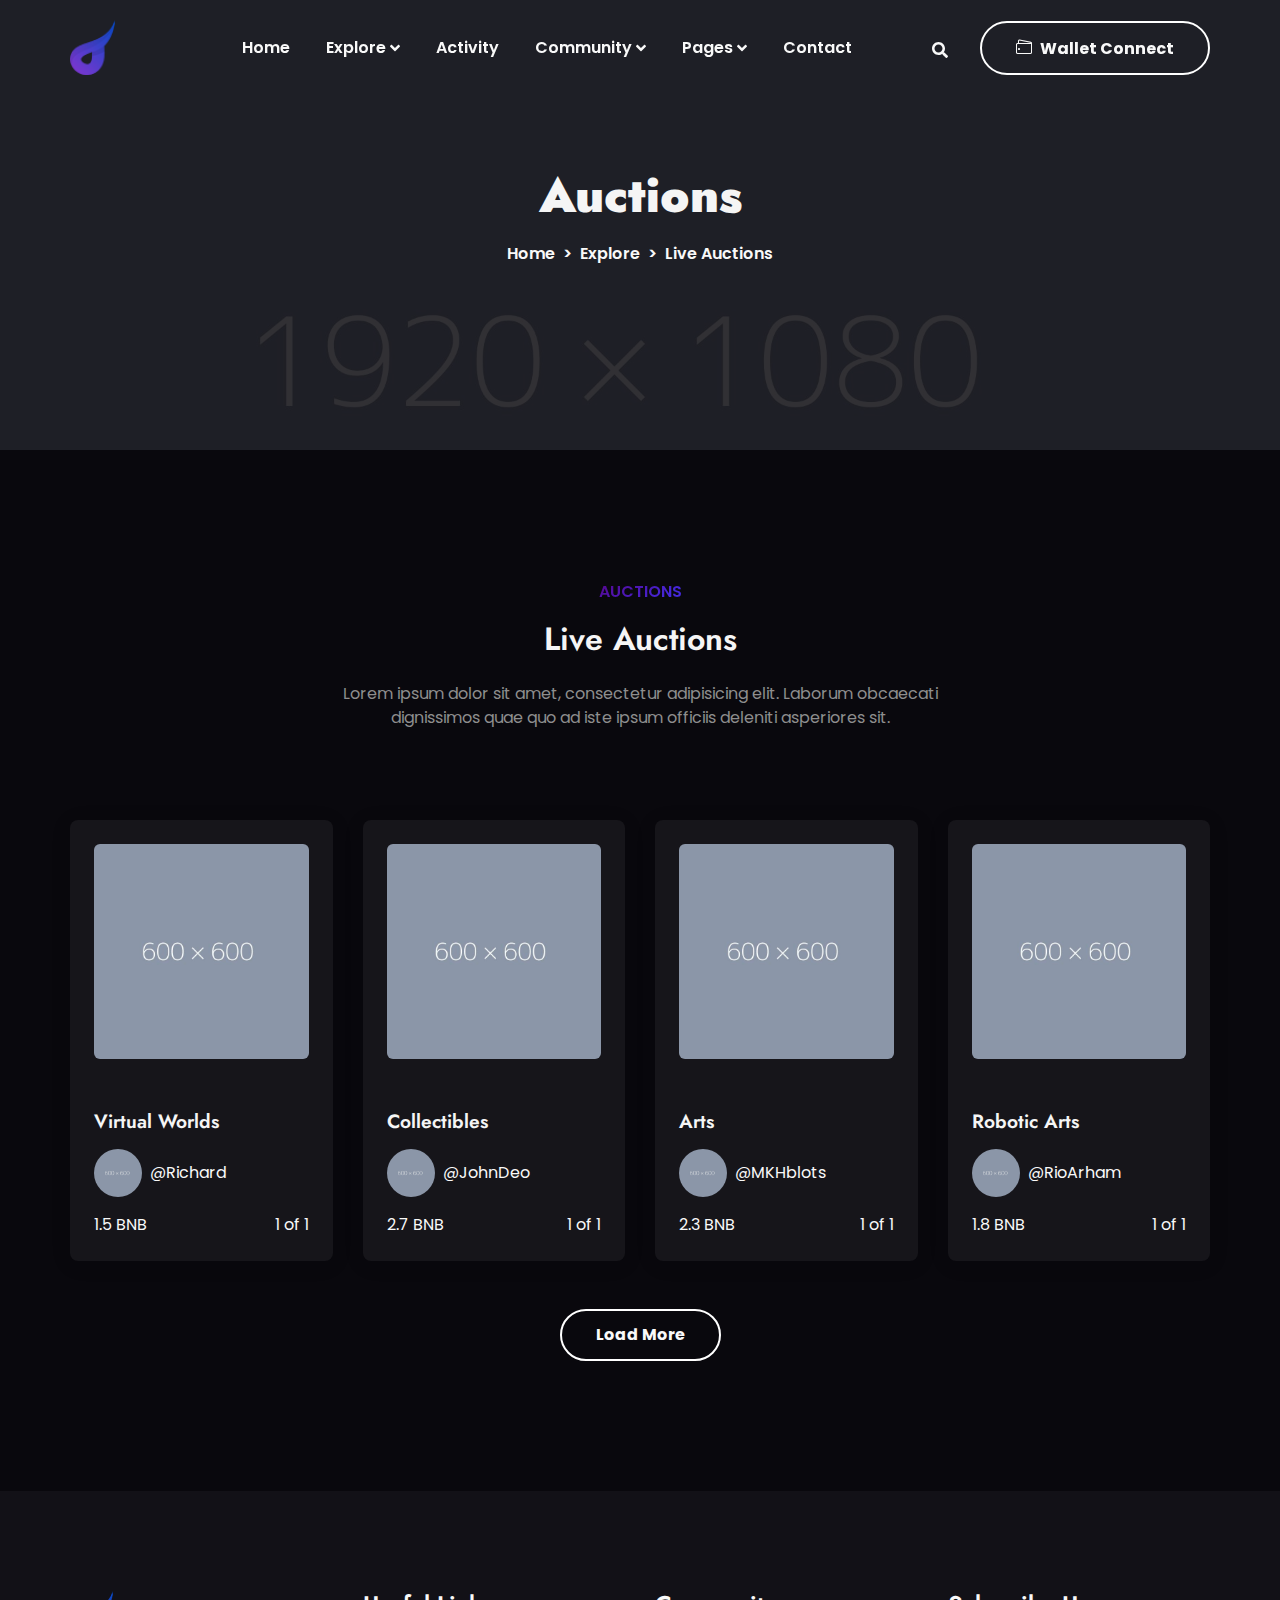
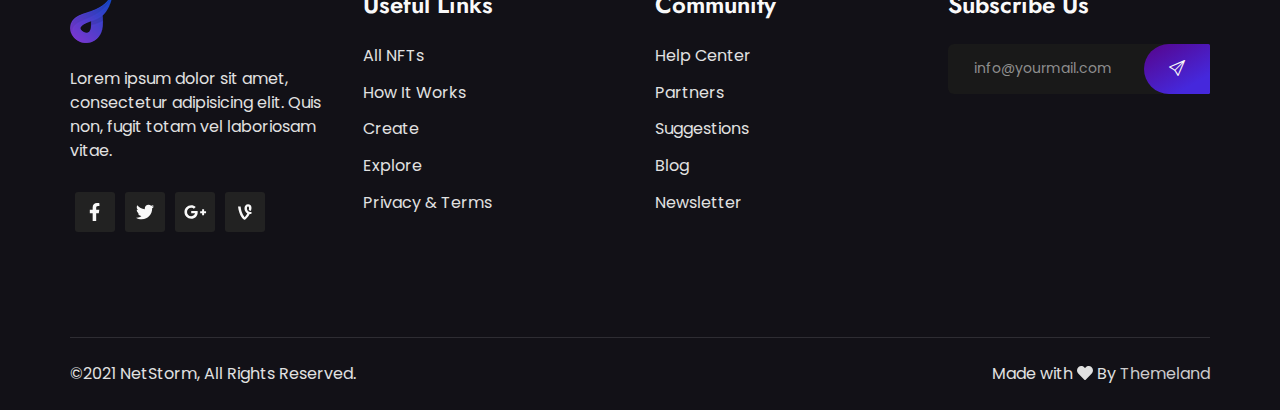
<file: main-template/netstorm-template-v1.0/auctions.html>
<!doctype html>
<html class="no-js" lang="en">

<head>
    <meta charset="UTF-8">
    <meta name="description" content="">
    <meta http-equiv="X-UA-Compatible" content="IE=edge">
    <meta name="viewport" content="width=device-width, initial-scale=1, shrink-to-fit=no">
    <!-- The above 4 meta tags *must* come first in the head; any other head content must come *after* these tags -->

    <!-- Title  -->
    <title>BlockEstate - Real Estate NFT Marketplace HTML Template</title>

    <!-- Favicon  -->
    <link rel="icon" href="assets/img/favicon.png">

    <!-- ***** All CSS Files ***** -->

    <!-- Style css -->
    <link rel="stylesheet" href="assets/css/style.css">

</head>

<body>
    <!--====== Preloader Area Start ======-->
    <div id="netstorm-preloader" class="netstorm-preloader">
        <!-- Preloader Animation -->
        <div class="preloader-animation">
            <!-- Spinner -->
            <div class="spinner"></div>
            <p class="fw-5 text-center text-uppercase">Loading</p>
        </div>
        <!-- Loader Animation -->
        <div class="loader-animation">
            <div class="row h-100">
                <!-- Single Loader -->
                <div class="col-3 single-loader p-0">
                    <div class="loader-bg"></div>
                </div>
                <!-- Single Loader -->
                <div class="col-3 single-loader p-0">
                    <div class="loader-bg"></div>
                </div>
                <!-- Single Loader -->
                <div class="col-3 single-loader p-0">
                    <div class="loader-bg"></div>
                </div>
                <!-- Single Loader -->
                <div class="col-3 single-loader p-0">
                    <div class="loader-bg"></div>
                </div>
            </div>
        </div>
    </div>
    <!--====== Preloader Area End ======-->

    <div class="main">
        <!-- ***** Header Start ***** -->
        <header id="header">
            <!-- Navbar -->
            <nav data-aos="zoom-out" data-aos-delay="800" class="navbar navbar-expand">
                <div class="container header">
                    <!-- Navbar Brand-->
                    <a class="navbar-brand" href="index.html">
                        <img class="navbar-brand-sticky" src="assets/img/logo/logo.png" alt="sticky brand-logo">
                    </a>
                    <div class="ml-auto"></div>
                    <!-- Navbar -->
                    <ul class="navbar-nav items mx-auto">
                        <li class="nav-item dropdown">
                            <a class="nav-link" href="index.html">Home</a>
                        </li>
                        <li class="nav-item dropdown">
                            <a class="nav-link" href="#">Explore <i class="fas fa-angle-down ml-1"></i></a>
                            <ul class="dropdown-menu">
                                <li class="nav-item"><a href="explore-1.html" class="nav-link">Explore Style 1</a></li>
                                <li class="nav-item"><a href="explore-2.html" class="nav-link">Explore Style 2</a></li>
                                <li class="nav-item"><a href="explore-3.html" class="nav-link">Explore Style 3</a></li>
                                <li class="nav-item"><a href="explore-4.html" class="nav-link">Explore Style 4</a></li>
                                <li class="nav-item"><a href="auctions.html" class="nav-link">Live Auctions</a></li>
                                <li class="nav-item"><a href="item-details.html" class="nav-link">Item Details</a></li>
                            </ul>
                        </li>
                        <li class="nav-item">
                            <a href="activity.html" class="nav-link">Activity</a>
                        </li>
                        <li class="nav-item dropdown">
                            <a class="nav-link" href="#">Community <i class="fas fa-angle-down ml-1"></i></a>
                            <ul class="dropdown-menu">
                                <li class="nav-item"><a href="blog.html" class="nav-link">Blog</a></li>
                                <li class="nav-item"><a href="blog-single.html" class="nav-link">Blog Single</a></li>
                                <li class="nav-item"><a href="help-center.html" class="nav-link">Help Center</a></li>
                            </ul>
                        </li>
                        <li class="nav-item dropdown">
                            <a class="nav-link" href="#">Pages <i class="fas fa-angle-down ml-1"></i></a>
                            <ul class="dropdown-menu">
                                <li class="nav-item"><a href="authors.html" class="nav-link">Authors</a></li>
                                <li class="nav-item"><a href="author.html" class="nav-link">Author</a></li>
                                <li class="nav-item"><a href="wallet-connect.html" class="nav-link">Wallet Connect</a></li>
                                <li class="nav-item"><a href="create.html" class="nav-link">Create</a></li>
                                <li class="nav-item"><a href="login.html" class="nav-link">Login</a></li>
                                <li class="nav-item"><a href="signup.html" class="nav-link">Signup</a></li>
                            </ul>
                        </li>
                        <li class="nav-item">
                            <a href="contact.html" class="nav-link">Contact</a>
                        </li>
                    </ul>
                    <!-- Navbar Icons -->
                    <ul class="navbar-nav icons">
                        <li class="nav-item">
                            <a href="#" class="nav-link" data-toggle="modal" data-target="#search">
                                <i class="fas fa-search"></i>
                            </a>
                        </li>
                    </ul>

                    <!-- Navbar Toggler -->
                    <ul class="navbar-nav toggle">
                        <li class="nav-item">
                            <a href="#" class="nav-link" data-toggle="modal" data-target="#menu">
                                <i class="fas fa-bars toggle-icon m-0"></i>
                            </a>
                        </li>
                    </ul>

                    <!-- Navbar Action Button -->
                    <ul class="navbar-nav action">
                        <li class="nav-item ml-3">
                            <a href="wallet-connect.html" class="btn ml-lg-auto btn-bordered-white"><i class="icon-wallet mr-md-2"></i>Wallet Connect</a>
                        </li>
                    </ul>
                </div>
            </nav>
        </header>
        <!-- ***** Header End ***** -->

        <!-- ***** Breadcrumb Area Start ***** -->
        <section class="breadcrumb-area overlay-dark d-flex align-items-center">
            <div class="container">
                <div class="row">
                    <div class="col-12">
                        <!-- Breamcrumb Content -->
                        <div class="breadcrumb-content text-center">
                            <h2 class="m-0">Auctions</h2>
                            <ol class="breadcrumb d-flex justify-content-center">
                                <li class="breadcrumb-item"><a href="index.html">Home</a></li>
                                <li class="breadcrumb-item"><a href="#">Explore</a></li>
                                <li class="breadcrumb-item active">Live Auctions</li>
                            </ol>
                        </div>
                    </div>
                </div>
            </div>
        </section>
        <!-- ***** Breadcrumb Area End ***** -->

        <!-- ***** Live Auctions Area Start ***** -->
        <section class="live-auctions-area load-more">
            <div class="container">
                <div class="row justify-content-center">
                    <div class="col-12 col-md-8 col-lg-7">
                        <!-- Intro -->
                        <div class="intro text-center">
                            <span>Auctions</span>
                            <h3 class="mt-3 mb-0">Live Auctions</h3>
                            <p>Lorem ipsum dolor sit amet, consectetur adipisicing elit. Laborum obcaecati dignissimos quae quo ad iste ipsum officiis deleniti asperiores sit.</p>
                        </div>
                    </div>
                </div>
                <div class="row items">
                    <div class="col-12 col-sm-6 col-lg-3 item">
                        <div class="card">
                            <div class="image-over">
                                <a href="item-details.html">
                                    <img class="card-img-top" src="assets/img/content/auction_1.jpg" alt="">
                                </a>
                            </div>
                            <!-- Card Caption -->
                            <div class="card-caption col-12 p-0">
                                <!-- Card Body -->
                                <div class="card-body">
                                    <div class="countdown-times mb-3">
                                        <div class='countdown d-flex justify-content-center' data-date="2021-12-09"></div>
                                    </div>
                                    <a href="item-details.html">
                                        <h5 class="mb-0">Virtual Worlds</h5>
                                    </a>
                                    <a class="seller d-flex align-items-center my-3" href="author.html">
                                        <img class="avatar-sm rounded-circle" src="assets/img/content/avatar_1.jpg" alt="">
                                        <span class="ml-2">@Richard</span>
                                    </a>
                                    <div class="card-bottom d-flex justify-content-between">
                                        <span>1.5 BNB</span>
                                        <span>1 of 1</span>
                                    </div>
                                </div>
                            </div>
                        </div>
                    </div>
                    <div class="col-12 col-sm-6 col-lg-3 item">
                        <div class="card">
                            <div class="image-over">
                                <a href="item-details.html">
                                    <img class="card-img-top" src="assets/img/content/auction_2.jpg" alt="">
                                </a>
                            </div>
                            <!-- Card Caption -->
                            <div class="card-caption col-12 p-0">
                                <!-- Card Body -->
                                <div class="card-body">
                                    <div class="countdown-times mb-3">
                                        <div class='countdown d-flex justify-content-center' data-date="2021-10-05"></div>
                                    </div>
                                    <a href="item-details.html">
                                        <h5 class="mb-0">Collectibles</h5>
                                    </a>
                                    <a class="seller d-flex align-items-center my-3" href="author.html">
                                        <img class="avatar-sm rounded-circle" src="assets/img/content/avatar_2.jpg" alt="">
                                        <span class="ml-2">@JohnDeo</span>
                                    </a>
                                    <div class="card-bottom d-flex justify-content-between">
                                        <span>2.7 BNB</span>
                                        <span>1 of 1</span>
                                    </div>
                                </div>
                            </div>
                        </div>
                    </div>
                    <div class="col-12 col-sm-6 col-lg-3 item">
                        <div class="card">
                            <div class="image-over">
                                <a href="item-details.html">
                                    <img class="card-img-top" src="assets/img/content/auction_3.jpg" alt="">
                                </a>
                            </div>
                            <!-- Card Caption -->
                            <div class="card-caption col-12 p-0">
                                <!-- Card Body -->
                                <div class="card-body">
                                    <div class="countdown-times mb-3">
                                        <div class='countdown d-flex justify-content-center' data-date="2021-09-15"></div>
                                    </div>
                                    <a href="item-details.html">
                                        <h5 class="mb-0">Arts</h5>
                                    </a>
                                    <a class="seller d-flex align-items-center my-3" href="author.html">
                                        <img class="avatar-sm rounded-circle" src="assets/img/content/avatar_3.jpg" alt="">
                                        <span class="ml-2">@MKHblots</span>
                                    </a>
                                    <div class="card-bottom d-flex justify-content-between">
                                        <span>2.3 BNB</span>
                                        <span>1 of 1</span>
                                    </div>
                                </div>
                            </div>
                        </div>
                    </div>
                    <div class="col-12 col-sm-6 col-lg-3 item">
                        <div class="card">
                            <div class="image-over">
                                <a href="item-details.html">
                                    <img class="card-img-top" src="assets/img/content/auction_4.jpg" alt="">
                                </a>
                            </div>
                            <!-- Card Caption -->
                            <div class="card-caption col-12 p-0">
                                <!-- Card Body -->
                                <div class="card-body">
                                    <div class="countdown-times mb-3">
                                        <div class='countdown d-flex justify-content-center' data-date="2021-12-29"></div>
                                    </div>
                                    <a href="item-details.html">
                                        <h5 class="mb-0">Robotic Arts</h5>
                                    </a>
                                    <a class="seller d-flex align-items-center my-3" href="author.html">
                                        <img class="avatar-sm rounded-circle" src="assets/img/content/avatar_4.jpg" alt="">
                                        <span class="ml-2">@RioArham</span>
                                    </a>
                                    <div class="card-bottom d-flex justify-content-between">
                                        <span>1.8 BNB</span>
                                        <span>1 of 1</span>
                                    </div>
                                </div>
                            </div>
                        </div>
                    </div>
                    <div class="col-12 col-sm-6 col-lg-3 item">
                        <div class="card">
                            <div class="image-over">
                                <a href="item-details.html">
                                    <img class="card-img-top" src="assets/img/content/auction_5.jpg" alt="">
                                </a>
                            </div>
                            <!-- Card Caption -->
                            <div class="card-caption col-12 p-0">
                                <!-- Card Body -->
                                <div class="card-body">
                                    <div class="countdown-times mb-3">
                                        <div class='countdown d-flex justify-content-center' data-date="2022-01-24"></div>
                                    </div>
                                    <a href="item-details.html">
                                        <h5 class="mb-0">Magazine Fall</h5>
                                    </a>
                                    <a class="seller d-flex align-items-center my-3" href="author.html">
                                        <img class="avatar-sm rounded-circle" src="assets/img/content/avatar_5.jpg" alt="">
                                        <span class="ml-2">@ArtNox</span>
                                    </a>
                                    <div class="card-bottom d-flex justify-content-between">
                                        <span>1.7 BNB</span>
                                        <span>1 of 1</span>
                                    </div>
                                </div>
                            </div>
                        </div>
                    </div>
                    <div class="col-12 col-sm-6 col-lg-3 item">
                        <div class="card">
                            <div class="image-over">
                                <a href="item-details.html">
                                    <img class="card-img-top" src="assets/img/content/auction_6.jpg" alt="">
                                </a>
                            </div>
                            <!-- Card Caption -->
                            <div class="card-caption col-12 p-0">
                                <!-- Card Body -->
                                <div class="card-body">
                                    <div class="countdown-times mb-3">
                                        <div class='countdown d-flex justify-content-center' data-date="2022-03-30"></div>
                                    </div>
                                    <a href="item-details.html">
                                        <h5 class="mb-0">Inspiration</h5>
                                    </a>
                                    <a class="seller d-flex align-items-center my-3" href="author.html">
                                        <img class="avatar-sm rounded-circle" src="assets/img/content/avatar_6.jpg" alt="">
                                        <span class="ml-2">@ArtNox</span>
                                    </a>
                                    <div class="card-bottom d-flex justify-content-between">
                                        <span>1.7 BNB</span>
                                        <span>1 of 1</span>
                                    </div>
                                </div>
                            </div>
                        </div>
                    </div>
                    <div class="col-12 col-sm-6 col-lg-3 item">
                        <div class="card">
                            <div class="image-over">
                                <a href="item-details.html">
                                    <img class="card-img-top" src="assets/img/content/auction_7.jpg" alt="">
                                </a>
                            </div>
                            <!-- Card Caption -->
                            <div class="card-caption col-12 p-0">
                                <!-- Card Body -->
                                <div class="card-body">
                                    <div class="countdown-times mb-3">
                                        <div class='countdown d-flex justify-content-center' data-date="2022-01-24"></div>
                                    </div>
                                    <a href="item-details.html">
                                        <h5 class="mb-0">Design Illusions</h5>
                                    </a>
                                    <a class="seller d-flex align-items-center my-3" href="author.html">
                                        <img class="avatar-sm rounded-circle" src="assets/img/content/avatar_7.jpg" alt="">
                                        <span class="ml-2">@ArtNox</span>
                                    </a>
                                    <div class="card-bottom d-flex justify-content-between">
                                        <span>1.7 BNB</span>
                                        <span>1 of 1</span>
                                    </div>
                                </div>
                            </div>
                        </div>
                    </div>
                    <div class="col-12 col-sm-6 col-lg-3 item">
                        <div class="card">
                            <div class="image-over">
                                <a href="item-details.html">
                                    <img class="card-img-top" src="assets/img/content/auction_8.jpg" alt="">
                                </a>
                            </div>
                            <!-- Card Caption -->
                            <div class="card-caption col-12 p-0">
                                <!-- Card Body -->
                                <div class="card-body">
                                    <div class="countdown-times mb-3">
                                        <div class='countdown d-flex justify-content-center' data-date="2022-03-30"></div>
                                    </div>
                                    <a href="item-details.html">
                                        <h5 class="mb-0">Design Illusions</h5>
                                    </a>
                                    <a class="seller d-flex align-items-center my-3" href="author.html">
                                        <img class="avatar-sm rounded-circle" src="assets/img/content/avatar_8.jpg" alt="">
                                        <span class="ml-2">@ArtNox</span>
                                    </a>
                                    <div class="card-bottom d-flex justify-content-between">
                                        <span>1.7 BNB</span>
                                        <span>1 of 1</span>
                                    </div>
                                </div>
                            </div>
                        </div>
                    </div>
                    <div class="col-12 col-sm-6 col-lg-3 item">
                        <div class="card">
                            <div class="image-over">
                                <a href="item-details.html">
                                    <img class="card-img-top" src="assets/img/content/auction_9.jpg" alt="">
                                </a>
                            </div>
                            <!-- Card Caption -->
                            <div class="card-caption col-12 p-0">
                                <!-- Card Body -->
                                <div class="card-body">
                                    <div class="countdown-times mb-3">
                                        <div class='countdown d-flex justify-content-center' data-date="2022-01-24"></div>
                                    </div>
                                    <a href="item-details.html">
                                        <h5 class="mb-0">Design Illusions</h5>
                                    </a>
                                    <a class="seller d-flex align-items-center my-3" href="author.html">
                                        <img class="avatar-sm rounded-circle" src="assets/img/content/avatar_4.jpg" alt="">
                                        <span class="ml-2">@ArtNox</span>
                                    </a>
                                    <div class="card-bottom d-flex justify-content-between">
                                        <span>1.7 BNB</span>
                                        <span>1 of 1</span>
                                    </div>
                                </div>
                            </div>
                        </div>
                    </div>
                    <div class="col-12 col-sm-6 col-lg-3 item">
                        <div class="card">
                            <div class="image-over">
                                <a href="item-details.html">
                                    <img class="card-img-top" src="assets/img/content/auction_10.jpg" alt="">
                                </a>
                            </div>
                            <!-- Card Caption -->
                            <div class="card-caption col-12 p-0">
                                <!-- Card Body -->
                                <div class="card-body">
                                    <div class="countdown-times mb-3">
                                        <div class='countdown d-flex justify-content-center' data-date="2022-03-30"></div>
                                    </div>
                                    <a href="item-details.html">
                                        <h5 class="mb-0">Infinity</h5>
                                    </a>
                                    <a class="seller d-flex align-items-center my-3" href="author.html">
                                        <img class="avatar-sm rounded-circle" src="assets/img/content/avatar_1.jpg" alt="">
                                        <span class="ml-2">@ArtNox</span>
                                    </a>
                                    <div class="card-bottom d-flex justify-content-between">
                                        <span>1.7 BNB</span>
                                        <span>1 of 1</span>
                                    </div>
                                </div>
                            </div>
                        </div>
                    </div>
                    <div class="col-12 col-sm-6 col-lg-3 item">
                        <div class="card">
                            <div class="image-over">
                                <a href="item-details.html">
                                    <img class="card-img-top" src="assets/img/content/auction_11.jpg" alt="">
                                </a>
                            </div>
                            <!-- Card Caption -->
                            <div class="card-caption col-12 p-0">
                                <!-- Card Body -->
                                <div class="card-body">
                                    <div class="countdown-times mb-3">
                                        <div class='countdown d-flex justify-content-center' data-date="2022-01-24"></div>
                                    </div>
                                    <a href="item-details.html">
                                        <h5 class="mb-0">Sports</h5>
                                    </a>
                                    <a class="seller d-flex align-items-center my-3" href="author.html">
                                        <img class="avatar-sm rounded-circle" src="assets/img/content/avatar_2.jpg" alt="">
                                        <span class="ml-2">@ArtNox</span>
                                    </a>
                                    <div class="card-bottom d-flex justify-content-between">
                                        <span>1.7 BNB</span>
                                        <span>1 of 1</span>
                                    </div>
                                </div>
                            </div>
                        </div>
                    </div>
                    <div class="col-12 col-sm-6 col-lg-3 item">
                        <div class="card">
                            <div class="image-over">
                                <a href="item-details.html">
                                    <img class="card-img-top" src="assets/img/content/auction_12.jpg" alt="">
                                </a>
                            </div>
                            <!-- Card Caption -->
                            <div class="card-caption col-12 p-0">
                                <!-- Card Body -->
                                <div class="card-body">
                                    <div class="countdown-times mb-3">
                                        <div class='countdown d-flex justify-content-center' data-date="2022-03-30"></div>
                                    </div>
                                    <a href="item-details.html">
                                        <h5 class="mb-0">Characteristics</h5>
                                    </a>
                                    <a class="seller d-flex align-items-center my-3" href="author.html">
                                        <img class="avatar-sm rounded-circle" src="assets/img/content/avatar_3.jpg" alt="">
                                        <span class="ml-2">@ArtNox</span>
                                    </a>
                                    <div class="card-bottom d-flex justify-content-between">
                                        <span>1.7 BNB</span>
                                        <span>1 of 1</span>
                                    </div>
                                </div>
                            </div>
                        </div>
                    </div>
                </div>
                <div class="row">
                    <div class="col-12 text-center">
                        <a id="load-btn" class="btn btn-bordered-white mt-5" href="#">Load More</a>
                    </div>
                </div>
            </div>
        </section>
        <!-- ***** Live Auctions Area End ***** -->

        <!--====== Footer Area Start ======-->
        <footer class="footer-area">
            <!-- Footer Top -->
            <div class="footer-top">
                <div class="container">
                    <div class="row">
                        <div class="col-12 col-sm-6 col-lg-3 res-margin">
                            <!-- Footer Items -->
                            <div class="footer-items">
                                <!-- Logo -->
                                <a class="navbar-brand" href="index.html">
                                    <img src="assets/img/logo/logo.png" alt="">
                                </a>
                                <p>Lorem ipsum dolor sit amet, consectetur adipisicing elit. Quis non, fugit totam vel laboriosam vitae.</p>
                                <!-- Social Icons -->
                                <div class="social-icons d-flex">
                                    <a class="facebook" href="#">
                                        <i class="fab fa-facebook-f"></i>
                                        <i class="fab fa-facebook-f"></i>
                                    </a>
                                    <a class="twitter" href="#">
                                        <i class="fab fa-twitter"></i>
                                        <i class="fab fa-twitter"></i>
                                    </a>
                                    <a class="google-plus" href="#">
                                        <i class="fab fa-google-plus-g"></i>
                                        <i class="fab fa-google-plus-g"></i>
                                    </a>
                                    <a class="vine" href="#">
                                        <i class="fab fa-vine"></i>
                                        <i class="fab fa-vine"></i>
                                    </a>
                                </div>
                            </div>
                        </div>
                        <div class="col-12 col-sm-6 col-lg-3 res-margin">
                            <!-- Footer Items -->
                            <div class="footer-items">
                                <!-- Footer Title -->
                                <h4 class="footer-title">Useful Links</h4>
                                <ul>
                                    <li><a href="#">All NFTs</a></li>
                                    <li><a href="#">How It Works</a></li>
                                    <li><a href="#">Create</a></li>
                                    <li><a href="#">Explore</a></li>
                                    <li><a href="#">Privacy &amp; Terms</a></li>
                                </ul>
                            </div>
                        </div>
                        <div class="col-12 col-sm-6 col-lg-3 res-margin">
                            <!-- Footer Items -->
                            <div class="footer-items">
                                <!-- Footer Title -->
                                <h4 class="footer-title">Community</h4>
                                <ul>
                                    <li><a href="#">Help Center</a></li>
                                    <li><a href="#">Partners</a></li>
                                    <li><a href="#">Suggestions</a></li>
                                    <li><a href="#">Blog</a></li>
                                    <li><a href="#">Newsletter</a></li>
                                </ul>
                            </div>
                        </div>
                        <div class="col-12 col-sm-6 col-lg-3">
                            <!-- Footer Items -->
                            <div class="footer-items">
                                <!-- Footer Title -->
                                <h4 class="footer-title">Subscribe Us</h4>
                                <!-- Subscribe Form -->
                                <div class="subscribe-form d-flex align-items-center">
                                    <input type="email" class="form-control" placeholder="info@yourmail.com">
                                    <button type="submit" class="btn"><i class="icon-paper-plane"></i></button>
                                </div>
                            </div>
                        </div>
                    </div>
                </div>
            </div>
            <!-- Footer Bottom -->
            <div class="footer-bottom">
                <div class="container">
                    <div class="row">
                        <div class="col-12">
                            <!-- Copyright Area -->
                            <div class="copyright-area d-flex flex-wrap justify-content-center justify-content-sm-between text-center py-4">
                                <!-- Copyright Left -->
                                <div class="copyright-left">&copy;2021 NetStorm, All Rights Reserved.</div>
                                <!-- Copyright Right -->
                                <div class="copyright-right">Made with <i class="fas fa-heart"></i> By <a href="#">Themeland</a></div>
                            </div>
                        </div>
                    </div>
                </div>
            </div>
        </footer>
        <!--====== Footer Area End ======-->

        <!--====== Modal Search Area Start ======-->
        <div id="search" class="modal fade p-0">
            <div class="modal-dialog dialog-animated">
                <div class="modal-content h-100">
                    <div class="modal-header" data-dismiss="modal">
                        Search <i class="far fa-times-circle icon-close"></i>
                    </div>
                    <div class="modal-body">
                        <form class="row">
                            <div class="col-12 align-self-center">
                                <div class="row">
                                    <div class="col-12 pb-3">
                                        <h2 class="search-title mt-0 mb-3">What are you looking for?</h2>
                                        <p>Lorem ipsum dolor sit amet, consectetur adipiscing elit.</p>
                                    </div>
                                </div>
                                <div class="row">
                                    <div class="col-12 input-group mt-4">
                                        <input type="text" placeholder="Enter your keywords">
                                    </div>
                                </div>
                                <div class="row">
                                    <div class="col-12 input-group align-self-center">
                                        <button class="btn btn-bordered-white mt-3">Search</button>
                                    </div>
                                </div>
                            </div>
                        </form>
                    </div>
                </div>
            </div>
        </div>
        <!--====== Modal Search Area End ======-->

        <!--====== Modal Responsive Menu Area Start ======-->
        <div id="menu" class="modal fade p-0">
            <div class="modal-dialog dialog-animated">
                <div class="modal-content h-100">
                    <div class="modal-header" data-dismiss="modal">
                        Menu <i class="far fa-times-circle icon-close"></i>
                    </div>
                    <div class="menu modal-body">
                        <div class="row w-100">
                            <div class="items p-0 col-12 text-center"></div>
                        </div>
                    </div>
                </div>
            </div>
        </div>
        <!--====== Modal Responsive Menu Area End ======-->

        <!--====== Scroll To Top Area Start ======-->
        <div id="scroll-to-top" class="scroll-to-top">
            <a href="#header" class="smooth-anchor">
                <i class="fas fa-arrow-up"></i>
            </a>
        </div>
        <!--====== Scroll To Top Area End ======-->

    </div>

    <!-- ***** All jQuery Plugins ***** -->

    <!-- jQuery(necessary for all JavaScript plugins) -->
    <script src="assets/js/vendor/jquery.min.js"></script>

    <!-- Bootstrap js -->
    <script src="assets/js/vendor/popper.min.js"></script>
    <script src="assets/js/vendor/bootstrap.min.js"></script>

    <!-- Plugins js -->
    <script src="assets/js/vendor/all.min.js"></script>
    <script src="assets/js/vendor/slider.min.js"></script>
    <script src="assets/js/vendor/countdown.min.js"></script>
    <script src="assets/js/vendor/shuffle.min.js"></script>

    <!-- Active js -->
    <script src="assets/js/main.js"></script>
</body>

</html>
</file>
<file: main-template/documentation/assets/css/style.css>
/* ************************************************************
:: Template Name: Digimax - Digital Agency and Marketing Template
:: Template URI: http://theme-land.com/digimax
:: Template Author Name: theme_land
:: Template Author URI: hridoy1272@gmail.com
:: Version: 1.0.0
:: Created: 12 Aug 2020
************************************************************ 
*
*
******* :: INDEX OF CSS :: *******
:: 1.0 WEB FONTS
:: 2.0 IMPORT ALL CSS
:: 3.0 GLOBAL CSS
:: 4.0 COMMON CSS
****************************** */

/* ******************************
:: 1.0 WEB FONTS
****************************** */
@import url('https://fonts.googleapis.com/css?family=Poppins:300,400,500,600&display=swap');

/* ******************************
:: 2.0 IMPORT ALL CSS
****************************** */
@import url(all.min.css);
@import url(jquery.fancybox.min.css);

/* ******************************
:: 3.0 GLOBAL CSS
****************************** */
body {
    font-family: 'Poppins', sans-serif;
    font-size: 14px;
    line-height: 24px;
    font-weight: 400;
}

pre {
	font-size: 100%;
}

code {
	font-size: 100%;
}

.bd-toc-item.active > .bd-sidenav {
    padding-left: 0.5rem;
}

.bd-title {
	margin-bottom: 1rem;
	font-weight: 500;
	font-size: 2.5rem;
}

@media (max-width: 575px) {
    .bd-title {
        font-size: 2rem;
    }
}

.bd-lead {
	font-size: 18px;
	line-height: 30px;
}

@media (max-width: 575px) {
    .bd-lead {
        font-size: 16px;
    }
}

.logo-area {
    position: relative;
}

.logo-area::before,
.logo-area::after {
    position: absolute;
    content: '';
    width: 100%;
    top: 100%;
    border-bottom: 1px solid #dee2e6;
}

.logo-area::before {
    left: 100%;
}

.logo-area::after {
    right: 100%;
}

.logo-area .btn {
    height: 50px;
    width: 50px;
    background: none !important;
    border: none;
    box-shadow: none !important;
    color: #444 !important;
}

.logo {
    max-width: 48px;
}

.bd-sidebar .nav > li > a {
    font-size: 100%;
    padding: .5rem 1.5rem;
}

@media (max-width: 575px) {
    .bd-sidebar .nav > li > a {
        font-size: 100%;
    }
    .bd-sidebar .nav > li > a {
        padding: 0.5rem 1.5rem;
    }
}

.all-area {
    overflow: hidden;
}

section,
.section {
    position: relative;
}

.bd-sidebar {
	top: 0;
	height: 100vh;
    overflow: hidden;
}

@media (max-width: 767px) {
	.bd-sidebar {
		height: auto;
	}
}

a {
    color: #444;
}

a:hover {
    color: #7c4fe0;
}

a,
a:hover,
a:focus,
.btn:focus {
    text-decoration: none;
    outline: none;
    -webkit-box-shadow: none;
    box-shadow: none;
}

ol,
ul {
    margin: 0;
    padding: 0;
}

ol li,
ul li {
    list-style: none;
}

img {
    height: auto;
    max-width: 100%;
}

/* ******************************
:: 4.0 COMMON CSS
****************************** */
.fw-3 {
    font-weight: 300;
}

.fw-4 {
    font-weight: 400;
}

.fw-5 {
    font-weight: 500;
}

.fw-6 {
    font-weight: 600;
}

.op-5 {
    opacity: 0.5;
}

.avatar-sm {
    height: 3rem;
    width: 3rem;
}

.avatar-md {
    height: 4rem;
    width: 4rem;
}

.avatar-lg {
    height: 5rem;
    width: 5rem;
}

.h-100vh {
    height: 100vh;
}

.radius-100 {
    border-radius: 100px !important;
}

.flaticon-card > span::before {
    font-size: 3rem;
    line-height: 1;
    margin: 0;
}

.bg-img {
    background-position: center center;
    background-size: cover;
    background-attachment: fixed;
}

.dsp-tc {
    display: table-cell;
    vertical-align: middle;
}

.owl-carousel .owl-item img {
    width: auto;
}

.owl-prev:focus,
.owl-next:focus {
    outline: none;
}

.tooltip > .tooltip-inner {
    background-color: #7c4fe0;
    padding: 6px;
}

.tooltip-arrow,
.tooltip.top .tooltip-arrow {
    border-top-color: #7c4fe0;
}

.inner-wrapper {
    min-height: 100vh;
    width: 100%;
}

/*SECTION HEADING*/
.section-heading {
    margin-bottom: 80px;
}

.section-heading > h2 {
    position: relative;
}

.section-heading > h2::after {
    position: absolute;
    content: '';
    height: 2px;
    width: 70px;
    bottom: -15px;
    left: 50%;
    -webkit-transform: translateX(-50%);
    transform: translateX(-50%);
}

/*HEADINGS*/
.headings span {
    color: #444;
    font-weight: 500;
    -webkit-transform: rotate(-90deg);
    transform: rotate(-90deg);
    letter-spacing: 1px;
    margin-left: -30px;
}

/*SECTION PADDING*/
.pt_0 {
    padding-top: 0;
}

.ptb_50 {
    padding: 50px 0;
}

.ptb_100 {
    padding: 100px 0;
}

.ptb_150 {
    padding: 150px 0;
}

.ptb_180 {
    padding: 180px 0;
}

/*BUTTONS*/
.btn {
    position: relative;
    font-size: 1rem;
    font-weight: 700;
    color: #fff;
    line-height: 1;
    text-align: center;
    padding: 16px 34px;
    border: 0 none;
    border-radius: 100px;
    outline: 0 none;
    cursor: pointer;
    z-index: 1;
}
  
.btn:hover, .btn:focus, .btn:active {
    color: #fff;
    -webkit-box-shadow: 0 10px 25px rgba(0, 0, 0, 0.1);
            box-shadow: 0 10px 25px rgba(0, 0, 0, 0.1);
}
  
.btn.btn-bordered {
    background: transparent none repeat scroll 0 0;
    color: #444;
}
  
.btn.btn-bordered::before {
    position: absolute;
    content: "";
    height: calc(100% + 4px);
    width: calc(100% + 4px);
    background-image: linear-gradient(135deg, #4528DC 10%, #57048A);
    top: -2px;
    left: -2px;
    border-radius: 100px;
    -webkit-transition: all 0.3s ease 0s;
    transition: all 0.3s ease 0s;
    z-index: -2;
}
  
.btn.btn-bordered:after {
    position: absolute;
    content: "";
    height: 100%;
    width: 100%;
    top: 0;
    left: 0;
    border-radius: 100px;
    background: #fff none repeat scroll 0 0;
    -webkit-transition: all 0.3s ease 0s;
    transition: all 0.3s ease 0s;
    z-index: -1;
}
  
.btn.btn-bordered:hover, .btn.btn-bordered:focus, .btn.btn-bordered.active {
    color: #fff;
}
  
.btn.btn-bordered:hover::after, .btn.btn-bordered:focus::after, .btn.btn-bordered.active::after {
    opacity: 0;
}
  
.btn.btn-bordered-white {
    background: transparent none repeat scroll 0 0;
    border: 2px solid #fff;
}
  
.btn.btn-bordered-white::after {
    position: absolute;
    content: "";
    height: calc(100% + 4px);
    width: calc(100% + 4px);
    background-image: linear-gradient(135deg, #4528DC 10%, #57048A);
    top: -2px;
    left: -2px;
    border-radius: 100px;
    opacity: 0;
    -webkit-transition: all 0.3s ease 0s;
    transition: all 0.3s ease 0s;
    z-index: -1;
}
  
.btn.btn-bordered-white:hover, .btn.btn-bordered-white:focus {
    border-color: transparent;
    outline: 0 none;
}
  
.btn.btn-bordered-white:hover::after, .btn.btn-bordered-white:focus::after {
    opacity: 1;
}

.button-group {
    margin-top: 30px;
}

.button-group a {
    margin-right: 10px;
}

.button-group a:last-child {
    margin-right: 0;
}

.store-buttons a {
    text-align: left;
}

.store-buttons a p {
    font-size: 12px;
    font-weight: 500;
    line-height: 1.4;
    color: inherit;
}

.store-buttons i {
    font-size: 24px;
    padding-right: 10px;
}

.store-buttons span {
    font-size: 16px;
    font-weight: 600;
}

.card .btn.btn-bordered-white {
	color: #444;
}
.card .btn.btn-bordered-white:hover {
	color: #fff;
}

/*TRANSITIONS*/
.team-photo:before,
.team-photo:after {
    -webkit-transition: all 0.2s ease 0s;
    transition: all 0.2s ease 0s;
}

h1,
h2,
h3,
h4,
h5,
h6,
a,
.btn.btn-bordered:before,
.btn.btn-bordered:after,
.btn.btn-bordered-white:after,
#scrollUp,
.header-items .nav-link,
.dropdown-item,
.navbar-sticky,
.play-btn,
.play-btn > i,
.benifits-item,
.benifits-item:after,
.single-work::after,
.single-work > h3,
.features-menu .single-features,
.features-menu .single-features::after,
.screenshots-overlay,
.price-plan-wrapper,
.thumb-prev,
.thumb-next,
.single-team,
.team-name,
.single-blog,
.tokyo .play-text {
    -webkit-transition: all 0.3s ease 0s;
    transition: all 0.3s ease 0s;
}

.featured-items ul li,
.slick-dots li button,
.testimonial-area .owl-carousel button.owl-dot {
    -webkit-transition: all 0.4s ease 0s;
    transition: all 0.4s ease 0s;
}

/*BACKGROUND OVERLAY*/
.bg-overlay,
.overlay-dark {
    position: relative;
    z-index: 0;
}

.bg-overlay::after,
.overlay-dark:after {
    position: absolute;
    content: '';
    height: 100%;
    width: 100%;
    top: 0;
    left: 0;
}

.bg-overlay::after {
    opacity: 0.9;
    z-index: -1;
}

.overlay-dark:after {
    background-color: rgba(39, 45, 58, 1);
    opacity: 0.85;
    -ms-filter: "progid:DXImageTransform.Microsoft.Alpha(Opacity=85)";
    z-index: -1;
}

.bg-wrapper {
    position: absolute !important;
    top: 0;
    left: 0;
    right: 0;
    bottom: 0;
    height: 100%;
    width: 100%;
}

/*BACKGROUND COLORS*/
.color-1 {
    color: #be63f9;
}

.color-2 {
    color: #26c6da;
}

.color-3 {
    color: #fc573b;
}

.color-4 {
    color: #34FF92;
}

.color-5 {
    color: #ffd200;
}

.color-6 {
    color: #ff9d45;
}

.color-1.bg-hover:hover::after,
.color-1.bg-hover.active::after {
    background-color: #be63f9;
}

.color-2.bg-hover:hover::after,
.color-2.bg-hover.active::after {
    background-color: #26c6da;
}

.color-3.bg-hover:hover::after,
.color-3.bg-hover.active::after {
    background-color: #fc573b;
}

.color-4.bg-hover:hover::after,
.color-4.bg-hover.active::after {
    background-color: #34FF92;
}

.color-5.bg-hover:hover::after,
.color-5.bg-hover.active::after {
    background-color: #ffd200;
}

.color-6.bg-hover:hover::after,
.color-6.bg-hover.active::after {
    background-color: #ff9d45;
}

.icon-bg-1 {
    background-color: rgba(190, 99, 249, 0.15);
}

.icon-bg-2 {
    background-color: rgba(38, 198, 218, 0.15);
}

.icon-bg-3 {
    background-color: rgba(252, 87, 59, 0.15);
}

.icon-bg-4 {
    background-color: rgba(52, 255, 146, 0.15);
}

.icon-bg-5 {
    background-color: rgba(255, 210, 0, 0.15);
}

.icon-bg-6 {
    background-color: rgba(255, 157, 69, 0.15);
}

.bg-dark {
    background-color: #1b1a1e !important;
}

.footer-bg {
    background-color: #131418 !important;
}

.bg-gray {
    background-color: #f6f9fe;
}

.bg-inherit {
    background: inherit !important;
}

.badge-dark {
    font-size: 16px;
}

@media (max-width: 575px) {
    .badge-dark {
        font-size: 14px;
        padding-left: .4em;
        padding-right: .4em;
    }
}

/*SOCIAL ICONS*/
.social-icons > a {
    margin: 5px;
    width: 45px;
    height: 45px;
    font-size: 20px;
    color: #fff;
    border-radius: 3px;
    overflow: hidden;
    -webkit-transition: all 0.3s ease 0s;
    transition: all 0.3s ease 0s;
}

.social-icons svg {
    display: block;
    height: 100%;
    line-height: 45px;
    margin: 0 auto;
    -webkit-transition: all 0.3s ease 0s;
    transition: all 0.3s ease 0s;
}

.social-icons > a:hover svg:first-child {
    margin-top: -45px;
}

.social-icons > a.facebook {
    background-color: #3b5999 !important;
}

.social-icons > a.twitter {
    background-color: #55acee !important;
}

.social-icons > a.google-plus {
    background-color: #dd4b39 !important;
}

.social-icons > a.vine {
    background-color: #00b489 !important;
}

.play-btn {
    position: relative;
    display: inline-block;
    height: 100px;
    width: 100px;
    background-color: #7c4fe0;
    border-radius: 50%;
}

.btn-circle {
    position: absolute;
    top: 0;
    left: 0;
    right: 0;
    bottom: 0;
    height: 100%;
    width: 100%;
    border-radius: 50%;
    background-color: #7c4fe0;
}

.play-icon {
    font-size: 22px;
    color: #fff;
    position: absolute;
    top: 50%;
    left: 50%;
    -webkit-transform: translate(-50%, -50%);
    transform: translate(-50%, -50%);
}

@-webkit-keyframes grow {
    from {
        -webkit-transform: scale(1);
        transform: scale(1);
        opacity: 1;
    }

    to {
        -webkit-transform: scale(1.5);
        transform: scale(1.5);
        opacity: 0;
    }
}

@keyframes grow {
    from {
        -webkit-transform: scale(1);
        transform: scale(1);
        opacity: 1;
    }

    to {
        -webkit-transform: scale(1.5);
        transform: scale(1.5);
        opacity: 0;
    }
}

.play-animation {
    -webkit-animation: grow 3s infinite;
    animation: grow 3s infinite;
}

.animation-short {
    -webkit-animation-delay: .5s;
    animation-delay: .5s;
}

.countdown {
    text-transform: uppercase;
}

.countdown > div {
    display: inline-block;
}

.countdown > div > span {
    display: block;
    text-align: center;
}

.countdown-container {
    margin: 0 3px;
}

.countdown-container .countdown-heading {
    font-size: 16px !important;
    font-weight: 600;
    margin: 10px;
    color: #444
}

.countdown-container .countdown-value {
    font-size: 50px;
    padding: 10px;
    color: #444;
    text-shadow: 2px 2px 2px rgba(0, 0, 0, 0.4)
}

@media (max-width: 767px) {
    .countdown-container .countdown-value {
        font-size: 40px;
    }
}

@media (max-width: 575px) {
    .countdown-container .countdown-heading {
        font-size: 14px !important;
        margin: 5px;
    }
}
</file>
<file: main-template/netstorm-template-v1.0/assets/css/style.css>
/*----------------------------------------------
*
* [Main Stylesheet]
*
* Theme    : Netstorm
* Version  : 1.0
* Author   : Themeland
* Support  : hridoy1272@gmail.com
* 
----------------------------------------------*/
/*----------------------------------------------
*
* [Font Import]
*
* Jost    : https://fonts.google.com
* Poppins : https://fonts.google.com
*
----------------------------------------------*/
@import url("https://fonts.googleapis.com/css2?family=Jost:wght@400;500;600;700;900&display=swap");
@import url("https://fonts.googleapis.com/css?family=Poppins:300,400,500,600,700&display=swap");
/*----------------------------------------------

[ALL CONTENTS]

1. Import
2. Root
3. Reset
4. General 
5. Section 
6. Helper Class
7. Header
8. Feature
9. Footer
10. Modal
11. Miscellaneous
12. Blog
13. All Media Queries

----------------------------------------------*/
/*----------------------------------------------
1. Import
----------------------------------------------*/
/* #region Import */
@import url(vendor/bootstrap.min.css);
@import url(vendor/animate.min.css);
@import url(vendor/all.min.css);
@import url(vendor/icons.min.css);
@import url(vendor/slider.min.css);
/* #endregion Import */
/*----------------------------------------------
2. Root
----------------------------------------------*/
/* #region Root */
:root {
  --primary-font: 'Jost', sans-serif;
  --secondary-font: 'Poppins', sans-serif;
  --h1-size: 4rem;
  --h1-weight: 900;
  --h2-size: 3rem;
  --h2-weight: 700;
  --h3-size: 2rem;
  --h3-weight: 600;
  --h4-size: 1.5rem;
  --h4-weight: 600;
  --h5-size: 1.2rem;
  --h5-weight: 600;
  --h6-size: 1rem;
  --h6-weight: 600;
  --p-size: 1rem;
  --p-weight: 400;
  --header-bg-color: #121117;
  --nav-brand-height: 55px;
  --top-nav-item-color: #f5f5f5;
  --nav-item-color: #121117;
  --primary-color: #4528DC;
  --secondary-color: #57048A;
  --white-color: #f9f9f9;
  --black-color: #040402;
  --grey-color: #f3f5f7;
  --dark-grey-color: #191919;
  --primary-t-color: #f5f5f5;
  --secondary-t-color: #f5f5f5;
  --primary-p-color: #8E8E8E;
  --secondary-p-color: #E1E1E1;
  --primary-b-color: #f5f5f5;
  --primary-l-color: rgba(0, 0, 0, .12);
  --secondary-l-color: rgba(255, 255, 255, 0.12);
  --valid-color: #007a4d;
  --invalid-color: #e34f4f;
  --primary-bg-color: #09080D;
  --primary-bg-color-2: #eeeeee;
  --primary-bg-color-3: #e5e5e5;
  --secondary-bg-color: #040402;
  --secondary-bg-color-2: #111111;
  --secondary-bg-color-3: #191919;
  --card-bg-color: #16151A;
  --footer-bg-color: #121117;
}

/* #endregion Root */
/*----------------------------------------------
3. Reset
HTML5 display-role reset for older browsers
----------------------------------------------*/
/* #region Reset */
a, abbr, acronym, address, applet, article, aside, audio, b, big, blockquote, body, canvas, caption, center, cite, code, dd, del, details, dfn, div, dl, dt, em, embed, fieldset, figcaption, figure, footer, form, h1, h2, h3, h4, h5, h6, header, hgroup, html, i, iframe, img, ins, kbd, label, legend, li, mark, menu, nav, object, ol, output, p, pre, q, ruby, s, samp, section, small, span, strike, strong, sub, summary, sup, table, tbody, td, tfoot, th, thead, time, tr, tt, u, ul, var, video {
  margin: 0;
  padding: 0;
  border: 0;
  font-size: 100%;
  vertical-align: baseline;
}

article, aside, details, figcaption, figure, footer, header, hgroup, menu, nav, section {
  display: block;
}

html {
  overflow-x: hidden;
}

body {
  font-family: var(--secondary-font);
  color: var(--primary-p-color);
  background-color: var(--primary-bg-color);
}

body.odd {
  background-color: var(--secondary-bg-color);
}

body:not(.page-template) .odd:not(.comment) {
  color: #8E8E8E;
}

body.page-template .odd {
  color: var(--white-color);
}

ol,
ul {
  padding-left: 20px;
}

ol {
  list-style: decimal;
}

ul {
  list-style: disc;
}

ul ul {
  list-style: circle;
}

pre,
code {
  display: block;
  margin: 1rem 0;
  color: var(--primary-color);
}

blockquote,
q {
  display: block;
  margin: 1rem 0;
  quotes: none;
  quotes: none;
  font-style: italic;
  padding: 1rem 1.5rem;
  border-left: 5px solid var(--primary-bg-color-3);
}

.odd blockquote,
q {
  border-left: 5px solid var(--secondary-bg-color-3);
}

blockquote:before,
blockquote:after,
q:before,
q:after {
  content: '';
  content: none;
}

blockquote p,
q p {
  margin: 0;
}

figure {
  margin-bottom: 1.5rem;
}

figcaption {
  margin-bottom: 1.5rem;
  font-style: italic;
  padding: 1rem 1.5rem;
  border-left: 5px solid var(--primary-bg-color-3);
}

.odd figcaption {
  border-left: 5px solid var(--secondary-bg-color-3);
}

table {
  border-collapse: collapse;
  border-spacing: 0;
}

/* #endregion Reset */
/*----------------------------------------------
4. General
----------------------------------------------*/
/* #region General */
::-moz-selection {
  background: rgba(166, 175, 189, 0.3);
}

::selection {
  background: rgba(166, 175, 189, 0.3);
}

::-moz-selection {
  background: rgba(166, 175, 189, 0.3);
}

*,
*:after,
*:before {
  -webkit-box-sizing: border-box;
          box-sizing: border-box;
}

a:not(.btn),
a:link:not(.btn),
a:visited:not(.btn),
a:hover:not(.btn),
a:active:not(.btn) {
  font-size: 1rem;
  font-weight: 400;
  line-height: 1.5;
  color: var(--primary-color);
  text-decoration: none;
}

a:not([href]),
a:not([href]):hover,
a:not([href]) i,
a:not([href]) i:hover {
  color: var(--primary-b-color);
}

p {
  margin: 1.5rem 0;
  font-size: var(--p-size);
  font-weight: var(--p-weight);
  line-height: 1.5;
  -ms-word-wrap: break-word;
  word-wrap: break-word;
}

p:first-child {
  margin-top: 0;
}

p:last-child {
  margin-bottom: 0;
}

.odd:not(.comment) p {
  color: var(--white-color);
}

.page-template .odd p {
  opacity: 0.7;
}

.swiper-wrapper.odd p {
  opacity: 0.8;
}

h1 {
  margin-bottom: 1.5rem;
  font-size: var(--h1-size);
  font-weight: var(--h1-weight);
  line-height: 1.2;
  font-family: var(--primary-font);
  color: var(--primary-color);
  -ms-word-wrap: break-word;
  word-wrap: break-word;
}

h1 em {
  display: block;
  font-size: var(--h2-size);
  font-weight: 300;
}

h2 {
  margin: 1.5rem 0;
  font-size: var(--h2-size);
  font-weight: var(--h2-weight);
  line-height: 1.2;
  font-family: var(--primary-font);
  color: var(--primary-t-color);
  -ms-word-wrap: break-word;
  word-wrap: break-word;
}

.odd h2 {
  color: var(--white-color);
}

h3 {
  margin: 1.5rem 0;
  font-size: 2rem;
  font-weight: 600;
  line-height: 1.2;
  font-family: var(--primary-font);
  color: var(--primary-t-color);
  -ms-word-wrap: break-word;
  word-wrap: break-word;
}

h4 {
  margin: 1.5rem 0;
  font-size: 1.5rem;
  font-weight: 600;
  line-height: 1.2;
  font-family: var(--primary-font);
  color: var(--primary-t-color);
  -ms-word-wrap: break-word;
  word-wrap: break-word;
}

.odd h4 {
  color: var(--secondary-t-color);
}

h5 {
  margin: 1.5rem 0;
  font-size: 1.2rem;
  font-weight: 600;
  line-height: 1.2;
  font-family: var(--primary-font);
  color: var(--primary-t-color);
  -ms-word-wrap: break-word;
  word-wrap: break-word;
}

h6 {
  margin: 1.5rem 0;
  font-size: 1rem;
  font-weight: 600;
  line-height: 1.2;
  font-family: var(--primary-font);
  color: var(--primary-t-color);
  -ms-word-wrap: break-word;
  word-wrap: break-word;
}

b, strong {
  font-weight: 700;
}

li {
  margin: 0.5rem 0;
  font-size: 1rem;
  font-weight: 400;
  line-height: 1.5;
}

img {
  max-width: 100%;
  height: auto;
  vertical-align: middle;
}

::-webkit-input-placeholder {
  color: var(--primary-p-color) !important;
}

:-ms-input-placeholder {
  color: var(--primary-p-color) !important;
}

::-ms-input-placeholder {
  color: var(--primary-p-color) !important;
}

::placeholder {
  color: var(--primary-p-color) !important;
}

table {
  border-collapse: separate;
  border-spacing: 10px;
}

table td {
  padding: 10px 0;
}

table th {
  padding: 10px 0;
}

dt {
  margin: 15px 0;
}

address {
  margin-bottom: 1rem;
}

form {
  width: 100%;
}

form label {
  width: 100%;
}

input, textarea, select {
  width: 100%;
  height: 50px;
  background: no-repeat;
  -webkit-box-shadow: none;
          box-shadow: none;
  padding: 0.7rem 1rem;
  border-color: var(--primary-l-color);
  border-width: 2px;
  border-radius: 2px;
}

input:focus, textarea:focus, select:focus {
  background: no-repeat;
  color: inherit;
  outline: none;
  border-color: inherit;
  -webkit-box-shadow: none;
          box-shadow: none;
}

input {
  border-color: var(--primary-p-color);
  color: var(--primary-p-color);
}

input:focus {
  border-color: var(--primary-t-color);
  color: var(--primary-t-color);
}

input[type="radio"] {
  height: initial;
}

input[type="submit"] {
  border: 1px solid;
  padding: 2.5px 10px;
  display: block;
  width: -webkit-fit-content;
  width: -moz-fit-content;
  width: fit-content;
  max-width: 200px;
  text-align: center;
  color: var(--primary-color);
}

input[type="submit"]:hover {
  background-color: var(--primary-color);
  color: var(--primary-b-color);
  border-color: var(--primary-color);
}

input[type=checkbox] {
  width: 20px;
  height: 20px;
}

textarea {
  height: 100px;
  resize: none;
  border-color: var(--primary-p-color);
  color: var(--primary-t-color);
}

textarea:focus {
  border-color: var(--primary-t-color);
  color: var(--primary-t-color);
}

select {
  -webkit-appearance: none;
     -moz-appearance: none;
          appearance: none;
  text-indent: 1px;
  text-overflow: '';
  line-height: 1.2;
  border-color: var(--primary-l-color);
  color: var(--primary-t-color);
}

select option {
  color: #2f323a;
}

select:focus {
  border-color: var(--primary-t-color);
  color: var(--primary-t-color);
}

hr {
  margin: 35px 0;
  border-top: 1px dashed var(--primary-l-color);
}

.odd hr {
  margin: 35px 15px;
  border-top: 1px dashed var(--secondary-l-color);
}

table {
  width: 100%;
}

tr:not(:last-child) {
  border-bottom: 1px solid;
  border-color: var(--primary-l-color);
}

.odd tr:not(:last-child) {
  border-bottom: 1px solid;
  border-color: var(--secondary-l-color);
}

td {
  padding: 10px 0;
}

/* #endregion General */
/*----------------------------------------------
5. Section
----------------------------------------------*/
/* #region Section */
section {
  width: 100%;
  padding: 130px 0;
  background-size: cover;
  background-attachment: fixed;
  background-position: center;
}

section.no-hero {
  padding: 150px 0 130px;
}

section#slider:not(.bg-inherit) {
  background-color: var(--hero-bg-color);
}

main {
  padding: 0;
}

aside {
  padding: 0;
}

.container {
  padding: 0;
  max-width: 1170px;
}

.container.header {
  max-width: 1140px;
}

.container.full {
  max-width: 100%;
}

.container.full-grid {
  padding: 0;
  max-width: calc(100% - 30px);
  margin: 0 15px;
}

.container.smaller {
  max-width: 970px;
}

.row {
  margin-left: 0;
  margin-right: 0;
}

.vh-100 {
  height: 100vh;
}

.vh-75 {
  height: 75vh;
}

.clearfix {
  display: block;
  content: "";
  clear: both;
}

/* #endregion Section */
/*----------------------------------------------
6. Helper Class
----------------------------------------------*/
/* #region Helper Class */
.netstorm-preloader {
  position: fixed;
  top: 0;
  left: 0;
  height: 100%;
  width: 100%;
  display: -webkit-box;
  display: -ms-flexbox;
  display: flex;
  -webkit-box-pack: center;
      -ms-flex-pack: center;
          justify-content: center;
  -webkit-box-align: center;
      -ms-flex-align: center;
          align-items: center;
  cursor: default;
  z-index: 99999;
}

.netstorm-preloader .preloader-animation {
  z-index: 1000;
}

.netstorm-preloader .preloader-animation .spinner {
  height: 9em;
  width: 9em;
  margin: 0 auto 3.5em auto;
  border: 3px solid var(--primary-l-color);
  border-top-color: var(--footer-bg-color);
  border-radius: 50%;
  -webkit-animation: spinner 1s infinite linear;
          animation: spinner 1s infinite linear;
}

.netstorm-preloader .preloader-animation p {
  letter-spacing: 8px;
}

.netstorm-preloader .loader-animation {
  position: fixed;
  top: 0;
  left: 0;
  height: 100%;
  width: 100%;
  z-index: 1;
  pointer-events: none;
}

.netstorm-preloader .loader-animation .single-loader .loader-bg {
  height: 100%;
  width: 100%;
  left: 0;
  background-color: var(--white-color);
  -webkit-transition: all 800ms cubic-bezier(0.77, 0, 0.175, 1);
  transition: all 800ms cubic-bezier(0.77, 0, 0.175, 1);
}

.netstorm-preloader.loaded {
  visibility: hidden;
}

.netstorm-preloader.loaded .preloader-animation {
  opacity: 0;
  visibility: hidden;
  -webkit-transition: 0.3s ease-out;
  transition: 0.3s ease-out;
}

.netstorm-preloader.loaded .single-loader .loader-bg {
  width: 0;
  -webkit-transition: 0.7s all cubic-bezier(0.1, 0.1, 0.1, 1);
  transition: 0.7s all cubic-bezier(0.1, 0.1, 0.1, 1);
}

@-webkit-keyframes spinner {
  to {
    -webkit-transform: rotateZ(360deg);
            transform: rotateZ(360deg);
  }
}

@keyframes spinner {
  to {
    -webkit-transform: rotateZ(360deg);
            transform: rotateZ(360deg);
  }
}

@-webkit-keyframes animated-letters {
  0%,
  75%,
  100% {
    opacity: 0;
    -webkit-transform: rotateY(-90deg);
            transform: rotateY(-90deg);
  }
  25%,
  50% {
    opacity: 1;
    -webkit-transform: rotateY(0deg);
            transform: rotateY(0deg);
  }
}

@keyframes animated-letters {
  0%,
  75%,
  100% {
    opacity: 0;
    -webkit-transform: rotateY(-90deg);
            transform: rotateY(-90deg);
  }
  25%,
  50% {
    opacity: 1;
    -webkit-transform: rotateY(0deg);
            transform: rotateY(0deg);
  }
}

.avatar-sm {
  height: 3rem;
  width: 3rem;
}

.avatar-md {
  height: 4rem;
  width: 4rem;
}

.avatar-lg {
  height: 5rem;
  width: 5rem;
}

.intro {
  margin-bottom: 60px;
}

.intro span {
  position: relative;
  display: inline-block;
  font-weight: 600;
  text-transform: uppercase;
}

.intro span::after {
  position: absolute;
  content: '';
  height: 3px;
  width: 45px;
  background-image: linear-gradient(135deg, var(--primary-color) 10%, var(--secondary-color));
  top: 50%;
  left: calc(100% + 20px);
  -webkit-transform: translateY(-50%);
          transform: translateY(-50%);
}

.intro h1:first-child, .intro h2:first-child, .intro h3:first-child {
  margin-top: 0;
}

.intro.text-center span::after {
  content: none;
}

.list-group-item {
  margin: 0;
  background: none;
  font-size: 1rem;
  padding-right: 0;
  padding-left: 0;
  background-color: transparent;
  border-color: var(--card-bg-color);
}

.list-group-item:first-child {
  border: none;
}

.list-group-item a {
  -webkit-transition: 0.3s;
  transition: 0.3s;
}

.list-group-item .badge.circle {
  background-color: var(--card-bg-color);
}

.post-holder {
  list-style: none;
  width: 100%;
  border-left: 5px solid var(--primary-color);
  background-color: var(--card-bg-color);
  padding: 25px;
  margin-top: 35px;
}

.posted-on a:not(.btn) {
  font-weight: 600;
}

.sidebar .item {
  margin-bottom: 35px;
}

.sidebar ol {
  list-style: none;
  padding: 0;
}

.sidebar ol ol {
  padding: 15px;
}

.sidebar ul {
  list-style: none;
  padding: 0;
}

.sidebar ul.children {
  padding: 0;
}

.sidebar ul li:not(.nav-item):not(.list-group-item) {
  position: relative;
  padding-left: 0;
}

.sidebar ul li a:not(.btn) {
  color: inherit;
  overflow-wrap: break-word;
}

.sidebar ul li a:not(.btn):hover {
  color: var(--primary-color);
}

.sidebar ul ul {
  padding: 15px;
}

.sidebar ul ul li:not(.nav-item):not(.list-group-item):not(.cat-item) {
  padding-left: 20px;
}

.sidebar li:hover::before {
  background-color: var(--primary-color);
}

.sidebar .sub-menu {
  padding: 0;
}

.sidebar .title {
  width: 100%;
  margin-top: 0;
  list-style: none;
}

.list-group .list-group-item .icon {
  color: var(--primary-color);
  margin-right: 15px;
  display: -webkit-box;
  display: -ms-flexbox;
  display: flex;
  -webkit-box-align: center;
      -ms-flex-align: center;
          align-items: center;
  -webkit-box-pack: center;
      -ms-flex-pack: center;
          justify-content: center;
}

.post-details .blog-thumb img {
  border-radius: 4px;
}

.post-details blockquote {
  margin: 1rem 2rem;
  padding: 2rem 1.5rem;
  border-left: 5px solid var(--primary-color);
  font-size: 1.2rem;
  color: var(--primary-color);
  background-color: rgba(1, 114, 128, 0.05);
}

@media (max-width: 575px) {
  .post-details blockquote {
    font-size: 100%;
  }
}

.post-details .sidebar .title {
  position: relative;
  font-weight: 700;
}

.post-details .sidebar .title::before {
  position: absolute;
  content: '';
  height: 3px;
  width: 50px;
  background-color: var(--primary-color);
  left: 3px;
  top: calc(100% + 10px);
}

.btn {
  position: relative;
  font-size: 1rem;
  font-weight: 700;
  color: var(--white-color);
  line-height: 1;
  text-align: center;
  padding: 16px 34px;
  border: 0 none;
  border-radius: 100px;
  outline: 0 none;
  cursor: pointer;
  z-index: 1;
}

.btn:hover, .btn:focus, .btn:active {
  color: var(--white-color);
  -webkit-box-shadow: 0 10px 25px rgba(0, 0, 0, 0.1);
          box-shadow: 0 10px 25px rgba(0, 0, 0, 0.1);
}

.btn.btn-bordered {
  background: transparent none repeat scroll 0 0;
  color: #444;
}

.btn.btn-bordered::before {
  position: absolute;
  content: "";
  height: calc(100% + 4px);
  width: calc(100% + 4px);
  background-image: linear-gradient(135deg, var(--primary-color) 10%, var(--secondary-color));
  top: -2px;
  left: -2px;
  border-radius: 100px;
  -webkit-transition: all 0.3s ease 0s;
  transition: all 0.3s ease 0s;
  z-index: -2;
}

.btn.btn-bordered:after {
  position: absolute;
  content: "";
  height: 100%;
  width: 100%;
  top: 0;
  left: 0;
  border-radius: 100px;
  background: #fff none repeat scroll 0 0;
  -webkit-transition: all 0.3s ease 0s;
  transition: all 0.3s ease 0s;
  z-index: -1;
}

.btn.btn-bordered:hover, .btn.btn-bordered:focus, .btn.btn-bordered.active {
  color: #fff;
}

.btn.btn-bordered:hover::after, .btn.btn-bordered:focus::after, .btn.btn-bordered.active::after {
  opacity: 0;
}

.btn.btn-bordered-white {
  background: transparent none repeat scroll 0 0;
  border: 2px solid #fff;
}

.btn.btn-bordered-white::after {
  position: absolute;
  content: "";
  height: calc(100% + 4px);
  width: calc(100% + 4px);
  background-image: linear-gradient(135deg, var(--primary-color) 10%, var(--secondary-color));
  top: -2px;
  left: -2px;
  border-radius: 100px;
  opacity: 0;
  -webkit-transition: all 0.3s ease 0s;
  transition: all 0.3s ease 0s;
  z-index: -1;
}

.btn.btn-bordered-white:hover, .btn.btn-bordered-white:focus {
  border-color: transparent;
  outline: 0 none;
}

.btn.btn-bordered-white:hover::after, .btn.btn-bordered-white:focus::after {
  opacity: 1;
}

.btn.content-btn {
  padding: 0;
  font-weight: 600;
  color: var(--primary-t-color);
  background: transparent;
  -webkit-box-shadow: none;
          box-shadow: none;
  padding-right: 15px;
}

.btn.content-btn::before {
  position: absolute;
  content: '\f061';
  font-family: 'Font Awesome 5 Free';
  font-weight: 900;
  top: 50%;
  right: 0;
  -webkit-transform: translateY(-50%);
          transform: translateY(-50%);
  opacity: 0;
  -webkit-transition: all 0.2s cubic-bezier(0.25, 0.25, 0.75, 0.75);
  transition: all 0.2s cubic-bezier(0.25, 0.25, 0.75, 0.75);
}

.btn.content-btn::after {
  position: absolute;
  content: '\f061';
  font-family: 'Font Awesome 5 Free';
  font-weight: 900;
  top: 50%;
  right: -10px;
  -webkit-transform: translateY(-50%);
          transform: translateY(-50%);
  opacity: 1;
  -webkit-transition: all 0.2s cubic-bezier(0.25, 0.25, 0.75, 0.75);
  transition: all 0.2s cubic-bezier(0.25, 0.25, 0.75, 0.75);
}

.btn.content-btn:hover {
  color: var(--primary-color);
}

.btn.content-btn:hover::before {
  right: -10px;
  opacity: 1;
}

.btn.content-btn:hover::after {
  right: -20px;
  opacity: 0;
}

.button-group {
  margin-top: 30px;
}

.button-group a {
  margin-right: 10px;
}

.button-group a:last-child {
  margin-right: 0;
}

@media (max-width: 575px) {
  .button-group a {
    margin-top: 0;
    margin-right: 5px;
  }
  .button-group a .btn {
    padding: 12px 20px;
  }
}

.shape {
  position: absolute;
  width: 100%;
  left: 0;
  bottom: 0;
  line-height: 0;
  direction: ltr;
  overflow: hidden;
  z-index: -1;
}

.shape.shape-bottom svg {
  display: block;
  height: 275px;
  width: calc(228% + 1.3px);
  position: relative;
  left: 50%;
  -webkit-transform: translateX(-50%);
          transform: translateX(-50%);
}

.bg-shape {
  position: absolute;
  height: 60%;
  width: 55%;
  top: 35%;
  right: -5%;
  -webkit-transform: translateY(-50%);
          transform: translateY(-50%);
  z-index: -1;
}

@media (max-width: 767px) {
  .bg-shape {
    height: 80%;
    width: 80%;
    top: 40%;
    left: 50%;
    -webkit-transform: translateX(-50%);
            transform: translateX(-50%);
  }
}

@media (max-width: 575px) {
  .bg-shape {
    height: 100%;
    width: 100%;
    top: 70%;
  }
}

.shape-bottom {
  position: absolute;
  top: auto;
  bottom: -1px;
  left: 0;
  right: 0;
  z-index: -1;
}

.bg-grey {
  background-color: var(--grey-color);
}

.bg-grey input, .bg-grey textarea {
  background-color: var(--white-color);
}

.breadcrumb-area {
  background: rgba(0, 0, 0, 0) url("../img/bg/inner_bg.jpg") no-repeat scroll top center/cover;
}

.breadcrumb-area.bg-overlay::after {
  opacity: 0.89;
}

.bg-dark {
  background-color: #121212 !important;
}

/* #endregion Helper Class */
/*----------------------------------------------
7. Header
----------------------------------------------*/
/* #region Header */
header {
  position: relative;
  z-index: 999;
}

header .navbar-sticky {
  top: 0;
  background-color: var(--header-bg-color);
  -webkit-box-shadow: 0 2px 28px 0 rgba(0, 0, 0, 0.09);
          box-shadow: 0 2px 28px 0 rgba(0, 0, 0, 0.09);
  -webkit-transition: all 0.15s ease-out 0s !important;
  transition: all 0.15s ease-out 0s !important;
}

header .navbar-sticky.hidden {
  -webkit-transform: translate3d(0, -101%, 0) !important;
          transform: translate3d(0, -101%, 0) !important;
}

header .navbar-sticky.visible {
  -webkit-transform: translate3d(0, 0, 0) !important;
          transform: translate3d(0, 0, 0) !important;
}

header .navbar-expand {
  position: fixed;
  top: 0;
  z-index: 2;
  width: 100%;
  padding: 20px 25px;
  pointer-events: initial;
}

header .navbar-expand.relative {
  position: relative;
}

header .navbar-expand .navbar-brand {
  padding: 0;
  font-size: 1.5rem;
  font-weight: 600;
  line-height: 0;
  color: var(--top-nav-item-color);
}

header .navbar-expand .navbar-brand i {
  font-style: initial;
  font-weight: bold;
  font-size: 1.8rem;
  color: var(--primary-color);
}

header .navbar-expand .navbar-brand img {
  height: var(--nav-brand-height);
}

header .navbar-expand .navbar-nav {
  display: inline-block;
}

header .navbar-expand .navbar-nav.toggle {
  display: none;
}

header .navbar-expand .navbar-nav.toggle i {
  font-size: 20px;
}

header .navbar-expand .navbar-nav .nav-item {
  margin: 0;
  display: -webkit-inline-box;
  display: -ms-inline-flexbox;
  display: inline-flex;
  vertical-align: middle;
}

header .navbar-expand .navbar-nav .nav-item a:not(.btn) {
  display: -webkit-box;
  display: -ms-flexbox;
  display: flex;
  -webkit-box-align: center;
      -ms-flex-align: center;
          align-items: center;
  font-size: 1rem;
  font-weight: 600;
}

header .navbar-expand .navbar-nav .nav-link:not(.btn) {
  padding-right: 1rem;
  padding-left: 1rem;
  color: var(--top-nav-item-color);
}

header .navbar-expand .navbar-nav .nav-link:not(.btn):not(.title):hover {
  color: var(--white-color);
}

header .navbar-expand .navbar-nav .nav-link.active:not(.btn):not(.title) {
  color: var(--white-color);
}

header .navbar-expand .navbar-nav ul .nav-item {
  display: block;
}

header .navbar-expand .navbar-nav .dropdown-menu .nav-link.title {
  font-weight: 600;
  color: var(--primary-t-color);
  opacity: 0.8;
}

header .navbar-expand .navbar-nav .dropdown-menu .nav-link:not(.btn) {
  display: -webkit-box;
  display: -ms-flexbox;
  display: flex;
  -webkit-box-align: center;
      -ms-flex-align: center;
          align-items: center;
  -webkit-box-pack: justify;
      -ms-flex-pack: justify;
          justify-content: space-between;
  padding: 0.625rem 1.25rem;
  font-weight: 500;
  color: var(--nav-item-color);
}

header .navbar-expand .navbar-nav .dropdown-menu .nav-link:not(.btn):not(.title):hover {
  color: var(--primary-color);
}

header .navbar-expand .navbar-nav i.icon-arrow-down {
  position: relative;
  top: 1.5px;
  margin: 0 0 0 0.3rem;
  font-size: 12px;
  font-weight: 600;
}

header .navbar-expand .navbar-nav i.icon-arrow-right {
  position: relative;
  left: 5px;
  top: 0;
  margin: 0 0 0 0.3rem;
  font-size: 10px;
  font-weight: 600;
}

header .navbar-expand .navbar-nav .icons i {
  font-weight: 400;
}

header .navbar-expand:not(.navbar-sticky) .navbar-brand {
  color: var(--top-nav-item-color);
}

header .navbar-expand:not(.navbar-sticky) .navbar-nav .nav-link:not(.btn) {
  color: var(--white-color);
}

header .navbar-expand:not(.navbar-sticky) .navbar-nav .dropdown-menu .nav-link:not(.btn) {
  display: -webkit-box;
  display: -ms-flexbox;
  display: flex;
  -webkit-box-align: center;
      -ms-flex-align: center;
          align-items: center;
  -webkit-box-pack: justify;
      -ms-flex-pack: justify;
          justify-content: space-between;
  padding: 0.625rem 1.25rem;
  font-weight: 500;
  color: var(--nav-item-color);
}

header .navbar-expand .dropdown .dropdown-menu {
  background-color: var(--primary-bg-color-2);
  width: -webkit-max-content;
  width: -moz-max-content;
  width: max-content;
  min-width: 14.375rem;
  display: block;
  padding: 0.625rem 0;
  visibility: hidden;
  opacity: 0;
  border: none;
  border-radius: 2px;
  -webkit-box-shadow: 0px 0px 15px 0px rgba(0, 0, 0, 0.1);
          box-shadow: 0px 0px 15px 0px rgba(0, 0, 0, 0.1);
}

header .navbar-expand .dropdown .dropdown-menu .dropdown-menu {
  position: absolute;
  top: -8px;
  left: 100%;
}

header .navbar-expand .dropdown .dropdown-item.active, header .navbar-expand .dropdown .dropdown-item:hover, header .navbar-expand .dropdown .dropdown-item:active {
  color: inherit;
  text-decoration: none;
  background-color: inherit;
  -webkit-box-shadow: none;
          box-shadow: none;
  outline: none;
}

header .navbar-expand .dropdown:hover > .dropdown-menu {
  visibility: unset;
  opacity: 1;
  margin: 0;
  -webkit-transition-timing-function: ease;
          transition-timing-function: ease;
  -webkit-transition-duration: .4s;
          transition-duration: .4s;
  -webkit-transition-property: opacity, -webkit-transform;
  transition-property: opacity, -webkit-transform;
  transition-property: opacity, transform;
  transition-property: opacity, transform, -webkit-transform;
}

.navbar-holder {
  position: relative;
  z-index: -100;
  min-height: auto;
  pointer-events: none;
  background-color: var(--section-1-bg-color);
}

.menu .items {
  margin-left: -5px;
  width: calc(100% + 10px);
}

.menu .navbar-nav {
  font-size: 1.5rem;
  font-weight: 400;
  line-height: 1;
}

.menu .navbar-nav i.icon-arrow-down {
  font-size: 18px;
}

.menu .nav-item {
  margin: 0;
}

.menu .dropdown .dropdown-menu {
  display: none;
  width: 100%;
  visibility: visible;
  opacity: 1;
  background: none;
  -webkit-box-shadow: none;
          box-shadow: none;
  border: none;
  text-align: center;
  padding: 0 0 0 20px;
  margin: 0 0 15px;
  list-style: none;
  color: var(--secondary-p-color);
}

.menu .dropdown .dropdown-menu .dropdown-menu {
  position: relative;
  top: initial;
  left: initial;
}

.menu .dropdown .dropdown-menu.show {
  display: block;
}

.menu .dropdown .dropdown-menu .left, .menu .dropdown .dropdown-menu .right {
  width: 50%;
}

.menu .dropdown .dropdown-menu .nav-link.title {
  font-weight: 600;
  color: var(--primary-t-color);
  border: none;
  opacity: 0.8;
}

.menu .dropdown .dropdown-menu .nav-link:hover {
  color: var(--primary-color);
}

.menu .dropdown .dropdown-menu .nav-item .nav-link {
  font-size: 1rem;
  font-weight: 400;
  background: none;
  color: var(--primary-p-color);
  display: -webkit-box;
  display: -ms-flexbox;
  display: flex;
  -webkit-box-pack: justify;
      -ms-flex-pack: justify;
          justify-content: space-between;
  width: calc(100% - 12px);
  vertical-align: top;
  padding: 0;
  margin: 0 5px 10px;
  border-radius: 4px;
  text-align: left;
}

.menu .dropdown:first-child {
  margin-top: 0;
}

.menu .nav-link:not(.btn) {
  font-size: 1rem;
  font-weight: 400;
  border: 1px solid var(--primary-l-color);
  color: var(--primary-p-color);
  display: inline-block;
  width: calc(100% - 12px);
  vertical-align: top;
  padding: 10px 5px;
  margin: 0 5px;
  border-radius: 4px;
}

.menu .nav-link:not(.btn):hover {
  color: var(--primary-color);
}

.menu .nav-link:first-child {
  padding-left: 0;
  padding-right: 0;
  display: -webkit-box;
  display: -ms-flexbox;
  display: flex;
  -webkit-box-pack: justify;
      -ms-flex-pack: justify;
          justify-content: space-between;
  -webkit-box-align: center;
      -ms-flex-align: center;
          align-items: center;
  font-size: 1.5rem;
  font-weight: 600;
  border: none;
  color: var(--primary-t-color);
}

.menu .dropdown-menu .dropdown > .nav-link:first-child {
  font-size: 1rem;
  font-weight: 600;
}

/* #endregion Header */
/*----------------------------------------------
8. Feature
----------------------------------------------*/
/* #region Feature */
.icon {
  width: 44px;
  height: 44px;
  line-height: 44px;
  text-align: center;
  font-size: 44px;
  display: block;
  margin: auto;
}

.icon.smaller {
  width: 24px;
  height: 24px;
  line-height: 24px;
  font-size: 24px;
}

.icon.bigger {
  width: 7rem;
  height: 7rem;
  margin: 0;
  font-size: 6.5rem;
  line-height: 7rem;
  font-weight: bold;
}

.icon.circle {
  border-radius: 100px;
  font-size: 28px;
}

.icons {
  display: inline-block;
  font-size: 3rem;
  line-height: 1;
}

.items .item {
  margin-top: 30px;
}

.clip-text,
.text-effect,
.intro span,
.hero-section span,
.share-list .nav-link i {
  -webkit-background-clip: text;
  background-clip: text;
  -webkit-text-fill-color: transparent;
}

.bg-text, .btn, .blog .pagination > li.active > a,
.text-effect,
.intro span,
.hero-section span,
.share-list .nav-link i,
.blog-details .pagination > li.active > a {
  background-image: linear-gradient(150deg, var(--secondary-color) 0%, var(--primary-color) 78%);
}

.card-columns {
  margin: 0 15px;
  -webkit-column-gap: 30px;
          column-gap: 30px;
}

.card-columns .card {
  margin-bottom: 30px;
}

.card {
  padding: 1.5rem;
  border: none;
  border-radius: 8px;
  background-color: var(--card-bg-color);
  -webkit-box-shadow: 0 3px 20px 0px var(--primary-l-color);
          box-shadow: 0 3px 20px 0px var(--primary-l-color);
  -webkit-transition-timing-function: cubic-bezier(0.25, 0.25, 0.75, 0.75);
          transition-timing-function: cubic-bezier(0.25, 0.25, 0.75, 0.75);
  -webkit-transition-duration: 0.3s;
          transition-duration: 0.3s;
  -webkit-transition-property: opacity, -webkit-transform;
  transition-property: opacity, -webkit-transform;
  transition-property: opacity, transform;
  transition-property: opacity, transform, -webkit-transform;
}

.card .card-img-top {
  border-radius: 6px;
}

.card .card-body {
  -webkit-box-flex: 1;
      -ms-flex: 1 1 auto;
          flex: 1 1 auto;
  min-height: 1px;
  padding: 35px 0 0;
}

.card .card-body h3, .card .card-body h4, .card .card-body h5, .card .card-body h6 {
  margin-top: 0;
}

.card .card-body .card-bottom span {
  color: var(--white-color);
}

.card .card-footer {
  border-radius: 0;
  background: none;
  padding: 30px 0;
  margin: 0 30px;
  border-top: 1px solid var(--primary-l-color);
}

.card .card-footer a {
  margin: 0 10px;
}

.card .card-footer a:not(.btn) {
  color: var(--primary-p-color);
}

.card .card-footer .card-footer i {
  margin: 0 5px 2.5px;
}

.card:hover .card-footer {
  color: #f5f5f5;
  border-color: rgba(255, 255, 255, 0.25);
}

.card.no-hover {
  border: none;
  -webkit-box-shadow: none;
          box-shadow: none;
}

.card.no-hover:hover {
  -webkit-transform: inherit;
          transform: inherit;
  -webkit-box-shadow: none !important;
          box-shadow: none !important;
}

.card:not(.no-hover):hover {
  -webkit-transform: translateY(-5px);
          transform: translateY(-5px);
}

.card.blog-card .blog-thumb img {
  border-radius: 6px;
}

.card.blog-card .blog-content a {
  color: var(--white-color);
  -webkit-transition: 0.3s;
  transition: 0.3s;
}

.card.blog-card .blog-content a h4 {
  -webkit-transition: 0.3s;
  transition: 0.3s;
}

.card.blog-card .blog-content a:hover {
  color: var(--primary-color);
}

.card.blog-card .blog-content a:hover h4 {
  color: var(--primary-color);
}

.swiper-container-horizontal > .swiper-pagination-bullets, .swiper-pagination-custom, .swiper-pagination-fraction {
  margin-top: 50px;
  position: relative;
}

.swiper-pagination-bullet {
  width: 40px !important;
  height: 5px !important;
  border-radius: 0 !important;
  background-color: var(--primary-p-color);
  border: none !important;
  opacity: 0.25 !important;
}

.swiper-pagination-bullet-active {
  background-color: var(--primary-color);
  opacity: 1 !important;
}

.hero-section {
  position: relative;
  background-color: var(--footer-bg-color);
  z-index: 1;
}

.hero-section span {
  position: relative;
  display: inline-block;
  font-weight: 600;
  text-transform: uppercase;
}

.hero-section span::after {
  position: absolute;
  content: '';
  height: 3px;
  width: 45px;
  background-image: linear-gradient(135deg, var(--primary-color) 10%, var(--secondary-color));
  top: 50%;
  left: calc(100% + 20px);
  -webkit-transform: translateY(-50%);
          transform: translateY(-50%);
}

.hero-section h1 {
  color: var(--white-color);
}

.hero-section p {
  font-size: 1.2rem;
}

.countdown {
  text-transform: uppercase;
  color: var(--white-color);
}

.countdown > div {
  display: inline-block;
}

.countdown > div > span {
  display: block;
  text-align: center;
}

.countdown .countdown-container {
  margin: 0 5px;
}

.countdown .countdown-container .countdown-heading {
  font-size: 12px !important;
  font-weight: 500;
}

.countdown .countdown-container .countdown-value {
  font-family: var(--primary-font);
  font-size: 16px;
  font-weight: 600;
  padding: 5px;
  text-shadow: 2px 2px 2px rgba(0, 0, 0, 0.4);
}

@media (max-width: 575px) {
  .countdown .countdown-container .countdown-value {
    font-size: 25px;
  }
}

.live-auctions-area .card .card-body a h5 {
  -webkit-transition: 0.3s;
  transition: 0.3s;
}

.live-auctions-area .card .card-body a:hover h5 {
  color: var(--primary-color);
}

.live-auctions-area .card .seller span {
  color: var(--white-color);
  -webkit-transition: 0.3s;
  transition: 0.3s;
}

.live-auctions-area .card .seller span:hover {
  color: var(--primary-color);
}

.top-seller-area .card .single-seller .seller-info a {
  -webkit-transition: 0.3s;
  transition: 0.3s;
}

.load-more .item {
  display: none;
}

.seller-info {
  display: -webkit-box;
  display: -ms-flexbox;
  display: flex;
  -webkit-box-orient: vertical;
  -webkit-box-direction: normal;
      -ms-flex-direction: column;
          flex-direction: column;
}

.seller-info .seller {
  font-weight: 600 !important;
  color: var(--white-color) !important;
  -webkit-transition: 0.3s;
  transition: 0.3s;
}

.seller-info .seller:hover {
  color: var(--primary-color) !important;
}

.popular-collections-area .card .image-over {
  position: relative;
  overflow: visible;
  z-index: 1;
}

.popular-collections-area .card .image-over .seller {
  display: block;
  position: absolute;
  top: calc(100% - 2.5rem);
  left: 50%;
  -webkit-transform: translateX(-50%);
          transform: translateX(-50%);
  z-index: 2;
}

.popular-collections-area .card .image-over .seller .seller-thumb {
  position: relative;
  border: 3px solid rgba(255, 255, 255, 0.12);
  border-radius: 50%;
  -webkit-box-shadow: inset 0 0 0 2px rgba(9, 8, 13, 0.15);
          box-shadow: inset 0 0 0 2px rgba(9, 8, 13, 0.15);
}

.popular-collections-area .card .image-over .seller .seller-thumb::before, .popular-collections-area .card .image-over .seller .seller-thumb::after {
  position: absolute;
  left: 0;
  right: 0;
  margin: auto;
  border-radius: 50%;
  -webkit-transition: all 0.2s ease 0s;
  transition: all 0.2s ease 0s;
}

.popular-collections-area .card .image-over .seller .seller-thumb::before {
  content: "";
  top: 0;
  width: calc(5rem - 6px);
  height: calc(5rem - 6px);
  opacity: 0;
  -webkit-box-shadow: 0 0 0 2px rgba(9, 8, 13, 0.15);
          box-shadow: 0 0 0 2px rgba(9, 8, 13, 0.15);
  -webkit-transform: scale(0.8);
          transform: scale(0.8);
}

.popular-collections-area .card .image-over .seller .seller-thumb::after {
  content: "";
  top: 5px;
  width: calc(5rem - 16px);
  height: calc(5rem - 16px);
  background-color: rgba(9, 8, 13, 0.15);
  -webkit-box-shadow: 0 0 0 0 transparent;
          box-shadow: 0 0 0 0 transparent;
}

.popular-collections-area .card .image-over .seller .seller-thumb img {
  height: calc(5rem - 16px);
  width: calc(5rem - 16px);
  margin: 5px;
}

.popular-collections-area .card .card-body a h5 {
  -webkit-transition: 0.3s;
  transition: 0.3s;
}

.popular-collections-area .card:hover .image-over .seller .seller-thumb::before {
  opacity: 1;
  -webkit-transform: scale(1);
          transform: scale(1);
}

.popular-collections-area .card:hover .image-over .seller .seller-thumb::after {
  height: calc(5rem + 4px);
  width: calc(5rem + 4px);
  top: -5px;
  left: -5px;
  background-color: transparent;
  -webkit-box-shadow: 0 5px 10px rgba(14, 49, 139, 0.5);
          box-shadow: 0 5px 10px rgba(14, 49, 139, 0.5);
}

.popular-collections-area .card:hover .card-body a h5 {
  color: var(--primary-color);
}

.btn-smaller {
  font-size: 0.9rem;
  padding: 12px 18px;
}

.explore-area .explore-menu .btn {
  background: inherit;
  color: var(--white-color);
  font-size: 14px;
  font-weight: 600;
  cursor: pointer;
  outline: none;
  position: relative;
  -webkit-box-shadow: none;
          box-shadow: none;
}

.explore-area .explore-menu .btn::after {
  position: absolute;
  content: '';
  height: 2px;
  width: 0;
  bottom: 5px;
  left: 50%;
  background-color: var(--primary-color);
  -webkit-transform: translateX(-50%);
          transform: translateX(-50%);
  border-top-left-radius: 6px;
  border-top-right-radius: 6px;
  visibility: hidden;
  opacity: 0;
  -webkit-transition: all 0.3s ease 0s;
  transition: all 0.3s ease 0s;
}

.explore-area .explore-menu .btn.active {
  color: var(--primary-color);
}

.explore-area .explore-menu .btn.active::after {
  width: 60%;
  visibility: visible;
  opacity: 1;
}

.explore-area .card .card-body a h5 {
  -webkit-transition: 0.3s;
  transition: 0.3s;
}

.explore-area .card .card-body a:hover h5 {
  color: var(--primary-color);
}

.explore-area .card .seller a h6 {
  -webkit-transition: 0.3s;
  transition: 0.3s;
}

.explore-area .card .seller a:hover h6 {
  color: var(--primary-color);
}

.item-details-area .owner .owner-meta h6 {
  -webkit-transition: 0.3s;
  transition: 0.3s;
}

.item-details-area .owner .owner-meta:hover h6 {
  color: var(--primary-color);
}

.item-details-area .item-info img {
  border-radius: 8px;
}

.item-details-area .item-info .countdown-container {
  margin: 0 10px;
}

.item-details-area .item-info .countdown-container .countdown-heading {
  font-size: 14px !important;
}

.item-details-area .item-info .countdown-container .countdown-value {
  font-size: 20px;
}

.item-details-area .netstorm-tab.nav-tabs {
  border-bottom: 2px solid var(--card-bg-color);
}

.item-details-area .netstorm-tab li {
  margin: 0;
}

.item-details-area .netstorm-tab li a {
  position: relative;
  display: inline-block;
  margin: 0 10px;
  padding: 10px 0;
}

.item-details-area .netstorm-tab li a::after {
  position: absolute;
  content: '';
  height: 3px;
  width: 0;
  bottom: -2.5px;
  left: 0;
  background-color: var(--primary-color);
  visibility: hidden;
  opacity: 0;
  -webkit-transition: all 0.3s ease 0s;
  transition: all 0.3s ease 0s;
}

.item-details-area .netstorm-tab li a.active h5 {
  color: var(--primary-color);
}

.item-details-area .netstorm-tab li a.active::after {
  width: 100%;
  visibility: visible;
  opacity: 1;
}

.item-details-area .netstorm-tab li:first-of-type a {
  margin-left: 0;
}

.item-details-area .tab-content .single-tab-list {
  margin: 1.5rem 0;
}

.item-details-area .tab-content .single-tab-list strong, .item-details-area .tab-content .single-tab-list a {
  color: var(--white-color);
  -webkit-transition: 0.3s;
  transition: 0.3s;
}

.item-details-area .tab-content .single-tab-list a:hover {
  color: var(--primary-color);
}

.item-details-area .tab-content .owner h6 {
  -webkit-transition: 0.3s;
  transition: 0.3s;
}

.item-details-area .tab-content .owner:hover h6 {
  color: var(--primary-color);
}

.author-area .card .image-over {
  position: relative;
  overflow: visible;
  z-index: 1;
}

.author-area .card .image-over .author {
  display: block;
  position: absolute;
  top: calc(100% - 2.5rem);
  left: 50%;
  -webkit-transform: translateX(-50%);
          transform: translateX(-50%);
  z-index: 2;
}

.author-area .card .image-over .author .author-thumb {
  position: relative;
  border: 3px solid rgba(255, 255, 255, 0.12);
  border-radius: 50%;
  -webkit-box-shadow: inset 0 0 0 2px rgba(9, 8, 13, 0.15);
          box-shadow: inset 0 0 0 2px rgba(9, 8, 13, 0.15);
}

.author-area .card .image-over .author .author-thumb::before, .author-area .card .image-over .author .author-thumb::after {
  position: absolute;
  left: 0;
  right: 0;
  margin: auto;
  border-radius: 50%;
  -webkit-transition: all 0.2s ease 0s;
  transition: all 0.2s ease 0s;
}

.author-area .card .image-over .author .author-thumb::before {
  content: "";
  top: 0;
  width: calc(5rem - 6px);
  height: calc(5rem - 6px);
  opacity: 0;
  -webkit-box-shadow: 0 0 0 2px rgba(9, 8, 13, 0.15);
          box-shadow: 0 0 0 2px rgba(9, 8, 13, 0.15);
  -webkit-transform: scale(0.8);
          transform: scale(0.8);
}

.author-area .card .image-over .author .author-thumb::after {
  content: "";
  top: 5px;
  width: calc(5rem - 16px);
  height: calc(5rem - 16px);
  background-color: rgba(9, 8, 13, 0.15);
  -webkit-box-shadow: 0 0 0 0 transparent;
          box-shadow: 0 0 0 0 transparent;
}

.author-area .card .image-over .author .author-thumb img {
  height: calc(5rem - 16px);
  width: calc(5rem - 16px);
  margin: 5px;
}

.author-area .card .card-body .input-group {
  position: relative;
  z-index: 1;
}

.author-area .card .card-body .input-group .form-control {
  border-radius: 100px;
  background-color: transparent;
  border: 2px solid;
  height: 40px;
  padding: 1.5rem;
  -webkit-box-shadow: none;
          box-shadow: none;
  outline: none;
}

.author-area .card .card-body .input-group .input-group-append {
  position: absolute;
  height: 100%;
  top: 0;
  right: 0;
  border-radius: 100px;
  overflow: hidden;
}

.author-area .card .card-body .input-group .input-group-append button {
  margin-right: 5px;
  padding: 12px 16px;
  background-color: transparent;
  color: var(--white-color);
  border: 0;
  outline: none;
}

.author-area .card .card-body hr {
  margin-top: 1rem;
  margin-bottom: 1rem;
  border-top: 1px dashed rgba(255, 255, 255, 0.15);
}

.author-area .card:hover {
  -webkit-transform: initial;
          transform: initial;
}

.author-area .card:hover .image-over .author .author-thumb::before {
  opacity: 1;
  -webkit-transform: scale(1);
          transform: scale(1);
}

.author-area .card:hover .image-over .author .author-thumb::after {
  height: calc(5rem + 4px);
  width: calc(5rem + 4px);
  top: -5px;
  left: -5px;
  background-color: transparent;
  -webkit-box-shadow: 0 5px 10px rgba(14, 49, 139, 0.5);
          box-shadow: 0 5px 10px rgba(14, 49, 139, 0.5);
}

.activity-area .netstorm-tab.nav-tabs {
  border-bottom: 2px solid var(--card-bg-color);
}

.activity-area .netstorm-tab li {
  margin: 0;
}

.activity-area .netstorm-tab li a {
  position: relative;
  display: inline-block;
  margin: 0 10px;
  padding: 10px 0;
}

.activity-area .netstorm-tab li a::after {
  position: absolute;
  content: '';
  height: 3px;
  width: 0;
  bottom: -2.5px;
  left: 0;
  background-color: var(--primary-color);
  visibility: hidden;
  opacity: 0;
  -webkit-transition: all 0.3s ease 0s;
  transition: all 0.3s ease 0s;
}

.activity-area .netstorm-tab li a.active h5 {
  color: var(--primary-color);
}

.activity-area .netstorm-tab li a.active::after {
  width: 100%;
  visibility: visible;
  opacity: 1;
}

.activity-area .netstorm-tab li:first-of-type a {
  margin-left: 0;
}

.activity-area .tab-content .single-tab-list {
  margin: 1.5rem 0;
}

.activity-area .tab-content .single-tab-list img {
  border-radius: 4px;
}

.activity-area .tab-content .single-tab-list strong, .activity-area .tab-content .single-tab-list a {
  color: var(--white-color);
  -webkit-transition: 0.3s;
  transition: 0.3s;
}

.activity-area .tab-content .single-tab-list a {
  display: block;
}

.activity-area .tab-content .single-tab-list a h5 {
  -webkit-transition: 0.3s;
  transition: 0.3s;
}

.activity-area .tab-content .single-tab-list a:hover {
  color: var(--primary-color);
}

.activity-area .tab-content .single-tab-list a:hover h5 {
  color: var(--primary-color);
}

.activity-area .single-widget .filter-widget .title {
  position: relative;
  margin-top: 0;
  font-weight: 700;
  border: none;
}

.activity-area .single-widget .filter-widget .title::before {
  position: absolute;
  content: '';
  height: 3px;
  width: 50px;
  background-color: var(--primary-color);
  left: 3px;
  top: calc(100% + 10px);
}

.activity-area .single-widget .filter-widget .filter-widget-items a:hover {
  color: var(--primary-color) !important;
}

.author-area .item-form {
  padding: 50px 30px;
}

@media (max-width: 575px) {
  .author-area .item-form {
    padding: 40px 20px;
  }
}

.author-area .item-form .form-group input, .author-area .item-form .form-group textarea, .author-area .item-form .form-group select, .author-area .item-form .form-group .custom-file-input, .author-area .item-form .form-group .custom-file-label, .author-area .item-form .form-group .custom-file-label::after {
  font-size: 1rem;
  font-weight: 500;
  color: var(--primary-p-color);
  padding: 15px;
  border: none;
  -webkit-box-shadow: none;
          box-shadow: none;
  background-color: var(--primary-bg-color);
  -webkit-appearance: auto;
     -moz-appearance: auto;
          appearance: auto;
  border-radius: 0;
  -webkit-box-shadow: 0 5px 10px var(--primary-l-color);
          box-shadow: 0 5px 10px var(--primary-l-color);
  -webkit-transition: 0.5s;
  transition: 0.5s;
}

.author-area .item-form .form-group input, .author-area .item-form .form-group .custom-file-input, .author-area .item-form .form-group .custom-file-label, .author-area .item-form .form-group .custom-file-label::after {
  height: 50px;
}

.author-area .item-form .form-group .custom-file-input:lang(en) ~ .custom-file-label::after {
  content: "Upload";
}

.author-area .item-form .form-group .form-check-input {
  width: 1em;
  height: 1em;
  padding: 10px;
  -webkit-appearance: inherit;
     -moz-appearance: inherit;
          appearance: inherit;
  background-color: var(--card-bg-color);
  border: 2px solid;
}

.author-area .item-form .form-group .form-check-input[type="radio"] {
  border-radius: .25em;
}

.author-area .item-form .form-group .form-check-input:checked {
  background-color: var(--primary-bg-color);
  border-color: var(--primary-bg-color);
}

.author-area .item-form .form-group .form-check-input:checked[type="radio"] {
  background-image: url("data:image/svg+xml,%3csvg xmlns='http://www.w3.org/2000/svg' viewBox='0 0 20 20'%3e%3cpath fill='none' stroke='%23fff' stroke-linecap='round' stroke-linejoin='round' stroke-width='3' d='M6 10l3 3l6-6'/%3e%3c/svg%3e");
}

.author-area .item-form hr {
  border-top: 1px solid rgba(255, 255, 255, 0.15);
}

.wallet-connect-area .single-wallet {
  padding: 45px;
}

.wallet-connect-area .single-wallet h4 {
  -webkit-transition: 0.3s;
  transition: 0.3s;
}

.wallet-connect-area .single-wallet p {
  color: var(--primary-p-color);
}

.wallet-connect-area .single-wallet:hover h4 {
  color: var(--primary-color);
}

.help-center-area .card {
  padding: 45px;
  min-height: 300px;
  display: -webkit-box;
  display: -ms-flexbox;
  display: flex;
  -webkit-box-pack: center;
      -ms-flex-pack: center;
          justify-content: center;
}

.help-center-area .card h4 {
  -webkit-transition: 0.3s;
  transition: 0.3s;
}

.help-center-area .card p {
  color: var(--primary-p-color);
}

.help-center-area .card:hover h4 {
  color: var(--primary-color);
}

.faq-area .card-header .btn {
  position: relative;
}

.faq-area .card-header .btn::after {
  position: absolute;
  content: '\f107';
  top: 50%;
  left: calc(100% - 34px);
  -webkit-transform: translateY(-50%);
          transform: translateY(-50%);
  font-size: 18px;
  font-weight: 900;
  font-family: 'Font Awesome 5 Free';
}

.faq-area .card-header .btn.collapsed::after {
  position: absolute;
  content: '\f105';
  top: 50%;
  left: calc(100% - 34px);
  -webkit-transform: translateY(-50%);
          transform: translateY(-50%);
  font-size: 18px;
  font-weight: 900;
  font-family: 'Font Awesome 5 Free';
}

.badge {
  font-weight: 500;
}

.badge.circle {
  display: -webkit-box;
  display: -ms-flexbox;
  display: flex;
  -webkit-box-align: center;
      -ms-flex-align: center;
          align-items: center;
  -webkit-box-pack: center;
      -ms-flex-pack: center;
          justify-content: center;
  width: 30px;
  height: 30px;
  line-height: 30px;
  border-radius: 100%;
  background-color: var(--primary-bg-color-3);
}

.badge.tag {
  margin: 0.3rem;
  padding: 0.5rem 1rem;
  border-radius: 2px;
  font-size: 1rem;
  font-weight: 400;
  color: var(--primary-p-color) !important;
  border: 2px solid var(--card-bg-color);
  -webkit-transition: 0.3s;
  transition: 0.3s;
}

.badge.tag.active {
  color: var(--primary-color);
  border-color: var(--primary-color);
}

.badge.tag:hover {
  color: var(--primary-color) !important;
}

.share-list {
  display: -webkit-inline-box;
}

.share-list .nav-link i {
  margin: 0 1rem;
  font-size: 22px;
}

.breadcrumb {
  margin: 0;
  background: none;
  -webkit-box-pack: center;
      -ms-flex-pack: center;
          justify-content: center;
  color: inherit;
}

.breadcrumb-area {
  height: 450px;
  z-index: 1;
}

.breadcrumb-area .breadcrumb-item {
  font-size: 1rem;
  font-weight: 600;
  margin: 0.3rem 0;
}

.breadcrumb-area .breadcrumb-item a:not(.btn) {
  font-weight: 600;
  color: var(--white-color) !important;
}

.breadcrumb-area .breadcrumb-item a:hover {
  color: var(--white-color);
}

.breadcrumb-area .breadcrumb-item.active {
  color: var(--white-color) !important;
}

.breadcrumb-area .breadcrumb-item.active:hover {
  color: var(--primary-color);
}

.breadcrumb-area .breadcrumb-content h2 {
  font-weight: var(--h1-weight);
}

.breadcrumb-area .breadcrumb-content .breadcrumb {
  background-color: transparent;
  margin: 0;
}

.breadcrumb-area .breadcrumb-content .breadcrumb .breadcrumb-item + .breadcrumb-item::before {
  content: ">";
  color: var(--white-color);
}

.image-over {
  overflow: hidden;
  border-radius: 2px;
}

.bg-overlay {
  position: relative;
  z-index: 0;
}

.bg-overlay::after {
  position: absolute;
  content: '';
  height: 100%;
  width: 100%;
  top: 0;
  left: 0;
  background: linear-gradient(135deg, var(--primary-color) 10%, var(--secondary-color));
  opacity: 0.94;
  z-index: -2;
}

.overlay-dark {
  position: relative;
  z-index: 0;
}

.overlay-dark::after {
  position: absolute;
  content: '';
  height: 100%;
  width: 100%;
  top: 0;
  left: 0;
  background-color: var(--primary-bg-color);
  opacity: 0.84;
  z-index: -1;
}

.social-icons svg {
  display: block;
  height: 100%;
  line-height: 45px;
  margin: 0 auto;
  -webkit-transition: all 0.3s ease 0s;
  transition: all 0.3s ease 0s;
}

.social-icons > a {
  margin: 5px;
  width: 45px;
  height: 45px;
  font-size: 20px;
  background: #222;
  color: var(--white-color) !important;
  border-radius: 3px;
  overflow: hidden;
  -webkit-transition: all 0.3s ease 0s;
  transition: all 0.3s ease 0s;
}

.social-icons > a:hover svg:first-child {
  margin-top: -45px;
}

/* #endregion Feature */
/*----------------------------------------------
9. Footer
----------------------------------------------*/
/* #region Footer */
.footer-area {
  background-color: var(--footer-bg-color);
  color: var(--secondary-p-color);
}

.footer-area .footer-top {
  padding: 100px 0;
}

@media (max-width: 767px) {
  .footer-area .footer-top {
    padding: 80px 0;
  }
}

.footer-area .footer-items .footer-title {
  margin-top: 0;
  color: var(--white-color);
}

.footer-area .footer-items .navbar-brand {
  padding: 0;
  font-size: 1.5rem;
  font-weight: 600;
  line-height: 0;
  color: var(--white-color);
}

.footer-area .footer-items .navbar-brand img {
  cursor: pointer;
}

.footer-area .footer-items .social-icons > a {
  width: 40px;
  height: 40px;
  font-size: 18px;
}

.footer-area .footer-items .social-icons > a:hover svg:first-child {
  margin-top: -40px;
}

.footer-area .footer-items .subscribe-form {
  position: relative;
}

.footer-area .footer-items .subscribe-form .form-control {
  height: 50px;
  border: none;
  outline: none;
  padding-left: 20px;
  border-radius: 6px;
  background-color: #191919;
  color: var(--secondary-p-color);
}

.footer-area .footer-items .subscribe-form .form-control:focus {
  border: none;
  outline: none;
  -webkit-box-shadow: none;
          box-shadow: none;
}

.footer-area .footer-items .subscribe-form input {
  font-size: 14px;
  text-indent: 3%;
}

@media (max-width: 575px) {
  .footer-area .footer-items .subscribe-form input {
    text-indent: 0;
  }
}

.footer-area .footer-items .subscribe-form input::-webkit-input-placeholder {
  color: var(--primary-p-color);
}

.footer-area .footer-items .subscribe-form input:-ms-input-placeholder {
  color: var(--primary-p-color);
}

.footer-area .footer-items .subscribe-form input::-ms-input-placeholder {
  color: var(--primary-p-color);
}

.footer-area .footer-items .subscribe-form input::placeholder {
  color: var(--primary-p-color);
}

.footer-area .footer-items .subscribe-form button {
  position: absolute;
  right: 0;
  top: 0;
  bottom: 0;
  padding: 16px 25px;
  border-top-right-radius: 6px;
  border-bottom-right-radius: 6px;
}

.footer-area .footer-items ul {
  padding-left: 0;
}

.footer-area .footer-items ul li {
  margin: 0.8rem 0;
  list-style: none;
}

.footer-area .footer-items ul li a {
  color: var(--secondary-p-color);
}

.footer-area .copyright-area {
  border-top: 1px solid rgba(255, 255, 255, 0.12);
}

.footer-area .copyright-area a {
  color: rgba(255, 255, 255, 0.8);
}

@media (max-width: 575px) {
  .footer-area .col-12:last-of-type .footer-items {
    margin-bottom: 0;
  }
}

/* #endregion Footer */
/*----------------------------------------------
10. Modal
----------------------------------------------*/
/* #region Modal */
.modal-open {
  overflow-x: hidden;
  overflow-y: hidden;
}

.dialog-animated {
  min-height: 100%;
  margin: 0 0 0 auto;
}

.modal.fade .modal-dialog.dialog-animated {
  -webkit-transform: translate(100%, 0) scale(1);
          transform: translate(100%, 0) scale(1);
  -webkit-box-shadow: 0px 0px 15px 0px rgba(0, 0, 0, 0.1);
          box-shadow: 0px 0px 15px 0px rgba(0, 0, 0, 0.1);
  height: 100%;
}

.modal.fade.show .modal-dialog.dialog-animated {
  height: 100%;
  -webkit-transform: translate(0, 0);
          transform: translate(0, 0);
}

.modal-content {
  background-color: var(--primary-bg-color);
  border: none;
  border-radius: 0;
  overflow-x: hidden;
}

.modal-header {
  -webkit-box-align: center;
      -ms-flex-align: center;
          align-items: center;
  padding: 2rem;
  border: none;
  font-weight: 600;
  border-radius: 0;
}

.modal-header .icon-close {
  font-size: 24px;
  cursor: pointer;
}

.modal-body {
  display: -webkit-box;
  display: -ms-flexbox;
  display: flex;
  -webkit-box-align: center;
      -ms-flex-align: center;
          align-items: center;
  padding: 2rem;
}

.search-title {
  font-size: 45px;
  font-weight: 700;
  line-height: 1em;
  letter-spacing: -1.6px;
}

/* #endregion Modal */
/*----------------------------------------------
11. Miscellaneous
----------------------------------------------*/
/* #region Miscellaneous */
.scroll-to-top {
  display: none;
  position: fixed;
  width: 40px;
  height: 45px;
  line-height: 45px;
  text-align: center;
  background-color: var(--card-bg-color);
  -webkit-box-shadow: 0 3px 6px rgba(0, 0, 0, 0.16), 0 3px 6px rgba(0, 0, 0, 0.23);
          box-shadow: 0 3px 6px rgba(0, 0, 0, 0.16), 0 3px 6px rgba(0, 0, 0, 0.23);
  border-radius: 4px;
  right: 25px;
  bottom: 25px;
  opacity: 0.85;
  z-index: 5;
  -webkit-transition-timing-function: ease;
          transition-timing-function: ease;
  -webkit-transition-duration: .4s;
          transition-duration: .4s;
  -webkit-transition-property: opacity, -webkit-transform;
  transition-property: opacity, -webkit-transform;
  transition-property: opacity, transform;
  transition-property: opacity, transform, -webkit-transform;
}

.scroll-to-top a {
  display: block;
  height: 100%;
  width: 100%;
  line-height: 45px !important;
}

.scroll-to-top a svg {
  font-size: 22px;
  font-weight: 600;
  color: var(--white-color);
}

.scroll-to-top:hover {
  opacity: 1;
}

.scroll-to-top:hover, .scroll-to-top:focus {
  -webkit-box-shadow: 0 14px 28px rgba(0, 0, 0, 0.25), 0 10px 10px rgba(0, 0, 0, 0.22);
          box-shadow: 0 14px 28px rgba(0, 0, 0, 0.25), 0 10px 10px rgba(0, 0, 0, 0.22);
}

/* #endregion Miscellaneous */
/*----------------------------------------------
12. Blog
----------------------------------------------*/
/* #region Blog */
.single-widget {
  margin-bottom: 35px;
}

.single-widget h4 {
  font-weight: 700;
  border-bottom: 2px solid var(--card-bg-color);
}

.sidebar .single-widget:last-child {
  margin-bottom: 0;
}

@media (max-width: 575px) {
  .blog .col-12.col-sm-6 {
    padding: 0;
  }
}

@media (max-width: 575px) {
  .blog .single-comments {
    -webkit-box-orient: vertical;
    -webkit-box-direction: normal;
        -ms-flex-direction: column;
            flex-direction: column;
  }
}

.blog .single-widget ul li {
  margin: 1.2rem 0;
}

.blog .single-widget .tags-widget a {
  border: 1px solid var(--primary-bg-color-3);
}

.blog .single-widget .post-widget h6 {
  font-size: var(--h5-size);
}

.blog .pagination > li > a {
  display: inline-block;
  height: 45px;
  width: 45px;
  line-height: 45px;
  text-align: center;
  color: var(--primary-p-color);
  border: 1px solid var(--primary-bg-color-3);
}

.blog .pagination > li.active > a {
  color: var(--white-color);
  border: none;
}

/* #endregion Blog */
/*----------------------------------------------
13. All Media Queries
----------------------------------------------*/
/* #region All Media Queries */
@media (max-width: 1199px) {
  /* #region Section */
  body .container {
    padding: 0 10px;
    max-width: 100%;
  }
  /* #endregion Section */
  /* #region Header */
  body header .navbar-expand .navbar-nav.toggle {
    display: -webkit-box;
    display: -ms-flexbox;
    display: flex;
  }
  body header .navbar-expand .navbar-nav.contacts, body header .navbar-expand .navbar-nav.items, body header .navbar-expand .navbar-nav.icons .social {
    display: none;
  }
  /* #endregion Header */
  /* #region Feature */
  body .card-footer {
    margin: 0;
  }
  /* #endregion Feature */
}

@media (max-width: 991px) {
  /* #region General */
  body h1 {
    font-size: 4rem;
  }
  body h2 {
    font-size: 2.5rem;
  }
  /* #endregion General */
  /* #region Section */
  body aside {
    margin-top: 60px;
  }
  /* #endregion Section */
  /* #region Helper Class */
  body .intro {
    margin-bottom: 25px;
  }
  /* #endregion Helper Class */
  /* #region Feature */
  body .res-margin {
    margin-bottom: 30px;
  }
  /* #endregion Feature */
}

@media (max-width: 767px) {
  /* #region General */
  body {
    overflow-x: hidden;
  }
  body h1 {
    font-size: 3rem;
  }
  /* #endregion General */
  /* #region Section */
  body section {
    padding: 90px 0;
  }
  /* #endregion Section */
  /* #region Helper Class */
  body .netstorm-preloader .preloader-animation .spinner {
    height: 8em;
    width: 8em;
  }
  body .netstorm-preloader .preloader-animation .loader {
    font-size: var(--h2-size);
  }
  body .intro .btn {
    margin-top: 30px;
  }
  /* #endregion Helper Class

    /* #region Header */
  body header .navbar-expand .navbar-brand {
    margin: 0;
  }
  body header .navbar-expand .navbar-nav.action .btn {
    padding: 5px 10px;
    font-size: 0;
  }
  body header .navbar-expand .navbar-nav.action .btn i {
    font-size: initial;
    margin: 0;
  }
  /* #endregion Header */
  /* #region Features */
  body .icon.bigger {
    width: 5rem;
    height: 5rem;
    margin: 0;
    font-size: 4.5rem;
    line-height: 5rem;
    font-weight: bold;
  }
  /* #endregion Features */
  /* #region Footer */
  body footer .contacts {
    left: 0;
    margin-bottom: 30px;
  }
  body footer .contacts:before {
    left: 0;
    width: 100%;
  }
  body footer .contacts:after {
    left: 0;
    width: 100%;
  }
  body .footer-area .footer-top {
    padding: 80px 0;
  }
  body .footer-area .items .item {
    margin-bottom: 30px;
  }
  /* #endregion Footer */
}

@media (max-width: 576px) {
  /* #region Helper Class */
  body .netstorm-preloader .preloader-animation .spinner {
    height: 7em;
    width: 7em;
  }
  body .netstorm-preloader .preloader-animation .loader {
    font-size: var(--h3-size);
  }
  /* #endregion Helper Class */
  /* #region Modal */
  body .modal-body {
    -webkit-box-align: start;
        -ms-flex-align: start;
            align-items: start;
  }
  /* #endregion Modal */
}

/* #endregion All Media Queries */
/*# sourceMappingURL=style.css.map */
</file>
<file: main-template/documentation/assets/css/docs.min.css>
/*!
 * Bootstrap Docs (https://getbootstrap.com/)
 * Copyright 2011-2019 The Bootstrap Authors
 * Copyright 2011-2019 Twitter, Inc.
 * Licensed under the Creative Commons Attribution 3.0 Unported License.
 * For details, see https://creativecommons.org/licenses/by/3.0/.
 */.bd-navbar{min-height:4rem;background-color:#563d7c;box-shadow:0 .5rem 1rem rgba(0,0,0,.05),inset 0 -1px 0 rgba(0,0,0,.1)}@media (max-width:991.98px){.bd-navbar{padding-right:.5rem;padding-left:.5rem}.bd-navbar .navbar-nav-scroll{max-width:100%;height:2.5rem;margin-top:.25rem;overflow:hidden}.bd-navbar .navbar-nav-scroll .navbar-nav{padding-bottom:2rem;overflow-x:auto;white-space:nowrap;-webkit-overflow-scrolling:touch}}@media (min-width:768px){@supports ((position:-webkit-sticky) or (position:sticky)){.bd-navbar{position:-webkit-sticky;position:sticky;top:0;z-index:1071}}}.bd-navbar .navbar-nav .nav-link{padding-right:.5rem;padding-left:.5rem;color:#cbbde2}.bd-navbar .navbar-nav .nav-link.active,.bd-navbar .navbar-nav .nav-link:hover{color:#fff;background-color:transparent}.bd-navbar .navbar-nav .nav-link.active{font-weight:600}.bd-navbar .navbar-nav-svg{display:inline-block;width:1rem;height:1rem;vertical-align:text-top}.bd-navbar .dropdown-menu{font-size:.875rem}.bd-navbar .dropdown-item.active{font-weight:600;color:#212529;background-color:transparent;background-image:url("data:image/svg+xml,%3csvg xmlns='http://www.w3.org/2000/svg' viewBox='0 0 8 8'%3e%3cpath fill='%23292b2c' d='M2.3 6.73L.6 4.53c-.4-1.04.46-1.4 1.1-.8l1.1 1.4 3.4-3.8c.6-.63 1.6-.27 1.2.7l-4 4.6c-.43.5-.8.4-1.1.1z'/%3e%3c/svg%3e");background-repeat:no-repeat;background-position:.4rem .6rem;background-size:.75rem .75rem}.bd-masthead{position:relative;padding:3rem 15px}.bd-masthead h1{font-size:4rem;line-height:1}@media (max-width:1200px){.bd-masthead h1{font-size:calc(1.525rem + 3.3vw)}}.bd-masthead .btn{padding:.8rem 2rem;font-weight:600;font-size:1.25rem}.bd-masthead .carbonad{margin-top:0!important;margin-bottom:-3rem!important}@media (min-width:576px){.bd-masthead{padding-top:5rem;padding-bottom:5rem}.bd-masthead .carbonad{margin-bottom:0!important}}@media (min-width:768px){.bd-masthead .carbonad{margin-top:3rem!important}}.half-rule{width:6rem;margin:2.5rem 0}.masthead-followup .bd-clipboard{display:none}.masthead-followup .highlight{padding:.5rem 0;background-color:transparent}#carbonads{position:static;display:block;max-width:400px;padding:15px 15px 15px 160px;margin:2rem 0;overflow:hidden;font-size:.8125rem;line-height:1.4;text-align:left;background-color:rgba(0,0,0,.05)}#carbonads a{color:#333;text-decoration:none}@media (min-width:576px){#carbonads{max-width:330px;border-radius:4px}}.carbon-img{float:left;margin-left:-145px}.carbon-poweredby{display:block;color:#777!important}.bd-content{-ms-flex-order:1;order:1}.bd-content>h2[id],.bd-content>h3[id],.bd-content>h4[id]{pointer-events:none}.bd-content>h2[id]::before,.bd-content>h3[id]::before,.bd-content>h4[id]::before{display:block;height:6rem;margin-top:-6rem;content:""}.bd-content>table{width:100%;max-width:100%;margin-bottom:1rem}@media (max-width:991.98px){.bd-content>table{display:block;overflow-x:auto}.bd-content>table.table-bordered{border:0}}.bd-content>table>tbody>tr>td,.bd-content>table>tbody>tr>th,.bd-content>table>tfoot>tr>td,.bd-content>table>tfoot>tr>th,.bd-content>table>thead>tr>td,.bd-content>table>thead>tr>th{padding:.75rem;vertical-align:top;border:1px solid #dee2e6}.bd-content>table>tbody>tr>td>p:last-child,.bd-content>table>tbody>tr>th>p:last-child,.bd-content>table>tfoot>tr>td>p:last-child,.bd-content>table>tfoot>tr>th>p:last-child,.bd-content>table>thead>tr>td>p:last-child,.bd-content>table>thead>tr>th>p:last-child{margin-bottom:0}.bd-content>table td:first-child>code{white-space:nowrap}.bd-content-title{display:block;pointer-events:auto}.bd-content>h2{font-size:2rem}@media (max-width:1200px){.bd-content>h2{font-size:calc(1.325rem + .9vw)}}.bd-content>h3{font-size:1.75rem}@media (max-width:1200px){.bd-content>h3{font-size:calc(1.3rem + .6vw)}}.bd-content>h4{font-size:1.5rem}@media (max-width:1200px){.bd-content>h4{font-size:calc(1.275rem + .3vw)}}.bd-content>h2:not(:first-child){margin-top:3rem}.bd-content>h3{margin-top:1.5rem}.bd-content>ol li,.bd-content>ul li{margin-bottom:.25rem}@media (min-width:992px){.bd-content>ol,.bd-content>p,.bd-content>ul{max-width:80%}}.bd-title{margin-top:1rem;margin-bottom:.5rem;font-weight:300;font-size:3rem}@media (max-width:1200px){.bd-title{font-size:calc(1.425rem + 2.1vw)}}.bd-lead{font-size:1.5rem;font-weight:300}@media (max-width:1200px){.bd-lead{font-size:calc(1.275rem + .3vw)}}@media (min-width:992px){.bd-lead{max-width:80%}}.bd-text-purple{color:#563d7c}.bd-text-purple-bright{color:#7952b3}.skippy{display:block;padding:1em;color:#fff;text-align:center;background-color:#563d7c;outline:0}.skippy:hover{color:#fff}.skippy-text{padding:.5em;outline:1px dotted}.bd-toc{-ms-flex-order:2;order:2;padding-top:1.5rem;padding-bottom:1.5rem;font-size:.875rem}@supports ((position:-webkit-sticky) or (position:sticky)){.bd-toc{position:-webkit-sticky;position:sticky;top:4rem;height:calc(100vh - 4rem);overflow-y:auto}}.section-nav{padding-left:0;border-left:1px solid #eee}.section-nav ul{padding-left:1rem}.toc-entry{display:block}.toc-entry a{display:block;padding:.125rem 1.5rem;color:#77757a}.toc-entry a:hover{color:#007bff;text-decoration:none}.bd-sidebar{-ms-flex-order:0;order:0;border-bottom:1px solid rgba(0,0,0,.1)}@media (min-width:768px){.bd-sidebar{border-right:1px solid rgba(0,0,0,.1)}@supports ((position:-webkit-sticky) or (position:sticky)){.bd-sidebar{position:-webkit-sticky;position:sticky;top:4rem;z-index:1000;height:calc(100vh - 4rem)}}}@media (min-width:1200px){.bd-sidebar{-ms-flex:0 1 320px;flex:0 1 320px}}.bd-links{padding-top:1rem;padding-bottom:1rem;margin-right:-15px;margin-left:-15px}@media (min-width:768px){@supports ((position:-webkit-sticky) or (position:sticky)){.bd-links{max-height:calc(100vh - 9rem);overflow-y:auto}}}@media (min-width:768px){.bd-links{display:block!important}}.bd-search{position:relative;padding:1rem 15px;margin-right:-15px;margin-left:-15px;border-bottom:1px solid rgba(0,0,0,.05)}.bd-search .form-control:focus{border-color:#7952b3;box-shadow:0 0 0 3px rgba(121,82,179,.25)}.bd-search-docs-toggle{line-height:1;color:#212529}.bd-sidenav{display:none}.bd-toc-link{display:block;padding:.25rem 1.5rem;font-weight:600;color:rgba(0,0,0,.65)}.bd-toc-link:hover{color:rgba(0,0,0,.85);text-decoration:none}.bd-toc-item.active{margin-bottom:1rem}.bd-toc-item.active:not(:first-child){margin-top:1rem}.bd-toc-item.active>.bd-toc-link{color:rgba(0,0,0,.85)}.bd-toc-item.active>.bd-toc-link:hover{background-color:transparent}.bd-toc-item.active>.bd-sidenav{display:block}.bd-sidebar .nav>li>a{display:block;padding:.25rem 1.5rem;font-size:90%;color:rgba(0,0,0,.65)}.bd-sidebar .nav>li>a:hover{color:rgba(0,0,0,.85);text-decoration:none;background-color:transparent}.bd-sidebar .nav>.active:hover>a,.bd-sidebar .nav>.active>a{font-weight:600;color:rgba(0,0,0,.85);background-color:transparent}.bd-footer{font-size:.875rem;text-align:center;background-color:#f7f7f7}.bd-footer a{font-weight:600;color:#495057}.bd-footer a:focus,.bd-footer a:hover{color:#007bff}.bd-footer p{margin-bottom:0}@media (min-width:576px){.bd-footer{text-align:left}}.bd-footer-links{padding-left:0;margin-bottom:1rem}.bd-footer-links li{display:inline-block}.bd-footer-links li+li{margin-left:1rem}.bd-example-row .row>.col,.bd-example-row .row>[class^=col-]{padding-top:.75rem;padding-bottom:.75rem;background-color:rgba(86,61,124,.15);border:1px solid rgba(86,61,124,.2)}.bd-example-row .row+.row{margin-top:1rem}.bd-example-row .flex-items-bottom,.bd-example-row .flex-items-middle,.bd-example-row .flex-items-top{min-height:6rem;background-color:rgba(255,0,0,.1)}.bd-example-row-flex-cols .row{min-height:10rem;background-color:rgba(255,0,0,.1)}.bd-highlight{background-color:rgba(86,61,124,.15);border:1px solid rgba(86,61,124,.15)}.example-container{width:800px;width:100%;padding-right:15px;padding-left:15px;margin-right:auto;margin-left:auto}.example-row{display:-ms-flexbox;display:flex;-ms-flex-wrap:wrap;flex-wrap:wrap;margin-right:-15px;margin-left:-15px}.example-content-main{position:relative;width:100%;padding-right:15px;padding-left:15px}@media (min-width:576px){.example-content-main{-ms-flex:0 0 50%;flex:0 0 50%;max-width:50%}}@media (min-width:992px){.example-content-main{-ms-flex:0 0 66.666667%;flex:0 0 66.666667%;max-width:66.666667%}}.example-content-secondary{position:relative;width:100%;padding-right:15px;padding-left:15px}@media (min-width:576px){.example-content-secondary{-ms-flex:0 0 50%;flex:0 0 50%;max-width:50%}}@media (min-width:992px){.example-content-secondary{-ms-flex:0 0 33.333333%;flex:0 0 33.333333%;max-width:33.333333%}}.bd-example-container{min-width:16rem;max-width:25rem;margin-right:auto;margin-left:auto}.bd-example-container-header{height:3rem;margin-bottom:.5rem;background-color:#fff;border-radius:.25rem}.bd-example-container-sidebar{float:right;width:4rem;height:8rem;background-color:#80bdff;border-radius:.25rem}.bd-example-container-body{height:8rem;margin-right:4.5rem;background-color:#957bbe;border-radius:.25rem}.bd-example-container-fluid{max-width:none}.bd-example{position:relative;padding:1rem;margin:1rem -15px 0;border:solid #f8f9fa;border-width:.2rem 0 0}.bd-example::after{display:block;clear:both;content:""}@media (min-width:576px){.bd-example{padding:1.5rem;margin-right:0;margin-left:0;border-width:.2rem}}.bd-example+.clipboard+.highlight,.bd-example+.highlight{margin-top:0}.bd-example+p{margin-top:2rem}.bd-example .pos-f-t{position:relative;margin:-1rem}@media (min-width:576px){.bd-example .pos-f-t{margin:-1.5rem}}.bd-example .custom-file-input:lang(es)~.custom-file-label::after{content:"Elegir"}.bd-example>.form-control+.form-control{margin-top:.5rem}.bd-example>.alert+.alert,.bd-example>.nav+.nav,.bd-example>.navbar+.navbar,.bd-example>.progress+.btn,.bd-example>.progress+.progress{margin-top:1rem}.bd-example>.dropdown-menu:first-child{position:static;display:block}.bd-example>.form-group:last-child{margin-bottom:0}.bd-example>.close{float:none}.bd-example-type .table td{padding:1rem 0;border-color:#eee}.bd-example-type .table tr:first-child td{border-top:0}.bd-example-type h1,.bd-example-type h2,.bd-example-type h3,.bd-example-type h4,.bd-example-type h5,.bd-example-type h6{margin-top:0;margin-bottom:0}.bd-example-bg-classes p{padding:1rem}.bd-example>img+img,.bd-example>svg+svg{margin-left:.5rem}.bd-example>.btn,.bd-example>.btn-group{margin-top:.25rem;margin-bottom:.25rem}.bd-example>.btn-toolbar+.btn-toolbar{margin-top:.5rem}.bd-example-control-sizing input[type=text]+input[type=text],.bd-example-control-sizing select{margin-top:.5rem}.bd-example-form .input-group{margin-bottom:.5rem}.bd-example>textarea.form-control{resize:vertical}.bd-example>.list-group{max-width:400px}.bd-example>[class*=list-group-horizontal]{max-width:100%}.bd-example .fixed-top,.bd-example .sticky-top{position:static;margin:-1rem -1rem 1rem}.bd-example .fixed-bottom{position:static;margin:1rem -1rem -1rem}@media (min-width:576px){.bd-example .fixed-top,.bd-example .sticky-top{margin:-1.5rem -1.5rem 1rem}.bd-example .fixed-bottom{margin:1rem -1.5rem -1.5rem}}.bd-example .pagination{margin-top:.5rem;margin-bottom:.5rem}.modal{z-index:1072}.modal .popover,.modal .tooltip{z-index:1073}.modal-backdrop{z-index:1071}.bd-example-modal{background-color:#fafafa}.bd-example-modal .modal{position:relative;top:auto;right:auto;bottom:auto;left:auto;z-index:1;display:block}.bd-example-modal .modal-dialog{left:auto;margin-right:auto;margin-left:auto}.bd-example-tabs .nav-tabs{margin-bottom:1rem}.bd-example-popover-static{padding-bottom:1.5rem;background-color:#f9f9f9}.bd-example-popover-static .popover{position:relative;display:block;float:left;width:260px;margin:1.25rem}.tooltip-demo a{white-space:nowrap}.bd-example-tooltip-static .tooltip{position:relative;display:inline-block;margin:10px 20px;opacity:1}.scrollspy-example{position:relative;height:200px;margin-top:.5rem;overflow:auto}.scrollspy-example-2{position:relative;height:350px;overflow:auto}.bd-example-border-utils [class^=border]{display:inline-block;width:5rem;height:5rem;margin:.25rem;background-color:#f5f5f5}.bd-example-border-utils-0 [class^=border]{border:1px solid #dee2e6}.highlight{padding:1rem;margin-top:1rem;margin-bottom:1rem;background-color:#f8f9fa;-ms-overflow-style:-ms-autohiding-scrollbar}@media (min-width:576px){.highlight{padding:1.5rem}}.bd-content .highlight{margin-right:-15px;margin-left:-15px}@media (min-width:576px){.bd-content .highlight{margin-right:0;margin-left:0}}.highlight pre{padding:0;margin-top:0;margin-bottom:0;background-color:transparent;border:0}.highlight pre code{font-size:inherit;color:#212529}.btn-bd-primary{font-weight:600;color:#7952b3;border-color:#7952b3}.btn-bd-primary:active,.btn-bd-primary:hover{color:#fff;background-color:#7952b3;border-color:#7952b3}.btn-bd-primary:focus{box-shadow:0 0 0 3px rgba(121,82,179,.25)}.btn-bd-download{font-weight:600;color:#ffe484;border-color:#ffe484}.btn-bd-download:active,.btn-bd-download:hover{color:#2a2730;background-color:#ffe484;border-color:#ffe484}.btn-bd-download:focus{box-shadow:0 0 0 3px rgba(255,228,132,.25)}.bd-callout{padding:1.25rem;margin-top:1.25rem;margin-bottom:1.25rem;border:1px solid #eee;border-left-width:.25rem;border-radius:.25rem}.bd-callout h4{margin-top:0;margin-bottom:.25rem}.bd-callout p:last-child{margin-bottom:0}.bd-callout code{border-radius:.25rem}.bd-callout+.bd-callout{margin-top:-.25rem}.bd-callout-info{border-left-color:#5bc0de}.bd-callout-info h4{color:#5bc0de}.bd-callout-warning{border-left-color:#f0ad4e}.bd-callout-warning h4{color:#f0ad4e}.bd-callout-danger{border-left-color:#d9534f}.bd-callout-danger h4{color:#d9534f}.bd-browser-bugs td p{margin-bottom:0}.bd-browser-bugs th:first-child{width:18%}.bd-brand-logos{display:table;width:100%;margin-bottom:1rem;overflow:hidden;color:#563d7c;background-color:#f9f9f9;border-radius:.25rem}.bd-brand-logos .inverse{color:#fff;background-color:#563d7c}.bd-brand-item{padding:4rem 0;text-align:center}.bd-brand-item+.bd-brand-item{border-top:1px solid #fff}.bd-brand-item h1,.bd-brand-item h3{margin-top:0;margin-bottom:0}@media (min-width:768px){.bd-brand-item{display:table-cell;width:1%}.bd-brand-item+.bd-brand-item{border-top:0;border-left:1px solid #fff}.bd-brand-item h1{font-size:4rem}}@media (min-width:768px) and (max-width:1200px){.bd-brand-item h1{font-size:calc(1.525rem + 3.3vw)}}.color-swatches{margin:0 -5px;overflow:hidden}.color-swatches .bd-purple{background-color:#563d7c}.color-swatches .bd-purple-light{background-color:#cbbde2}.color-swatches .bd-purple-lighter{background-color:#e5e1ea}.color-swatches .bd-gray{background-color:#f9f9f9}.color-swatch{float:left;width:4rem;height:4rem;margin-right:.25rem;margin-left:.25rem;border-radius:.25rem}@media (min-width:768px){.color-swatch{width:6rem;height:6rem}}.swatch-blue{color:#fff;background-color:#007bff}.swatch-indigo{color:#fff;background-color:#6610f2}.swatch-purple{color:#fff;background-color:#6f42c1}.swatch-pink{color:#fff;background-color:#e83e8c}.swatch-red{color:#fff;background-color:#dc3545}.swatch-orange{color:#212529;background-color:#fd7e14}.swatch-yellow{color:#212529;background-color:#ffc107}.swatch-green{color:#fff;background-color:#28a745}.swatch-teal{color:#fff;background-color:#20c997}.swatch-cyan{color:#fff;background-color:#17a2b8}.swatch-white{color:#212529;background-color:#fff}.swatch-gray{color:#fff;background-color:#6c757d}.swatch-gray-dark{color:#fff;background-color:#343a40}.swatch-primary{color:#fff;background-color:#007bff}.swatch-secondary{color:#fff;background-color:#6c757d}.swatch-success{color:#fff;background-color:#28a745}.swatch-info{color:#fff;background-color:#17a2b8}.swatch-warning{color:#212529;background-color:#ffc107}.swatch-danger{color:#fff;background-color:#dc3545}.swatch-light{color:#212529;background-color:#f8f9fa}.swatch-dark{color:#fff;background-color:#343a40}.swatch-100{color:#212529;background-color:#f8f9fa}.swatch-200{color:#212529;background-color:#e9ecef}.swatch-300{color:#212529;background-color:#dee2e6}.swatch-400{color:#212529;background-color:#ced4da}.swatch-500{color:#212529;background-color:#adb5bd}.swatch-600{color:#fff;background-color:#6c757d}.swatch-700{color:#fff;background-color:#495057}.swatch-800{color:#fff;background-color:#343a40}.swatch-900{color:#fff;background-color:#212529}.bd-clipboard{position:relative;display:none;float:right}.bd-clipboard+.highlight{margin-top:0}@media (min-width:768px){.bd-clipboard{display:block}}.btn-clipboard{position:absolute;top:.5rem;right:.5rem;z-index:10;display:block;padding:.25rem .5rem;font-size:75%;color:#818a91;background-color:transparent;border:0;border-radius:.25rem}.btn-clipboard:hover{color:#fff;background-color:#027de7}.bd-placeholder-img{font-size:1.125rem;text-anchor:middle;-webkit-user-select:none;-moz-user-select:none;-ms-user-select:none;user-select:none}.bd-placeholder-img-lg{font-size:3.5rem}@media (max-width:1200px){.bd-placeholder-img-lg{font-size:calc(1.475rem + 2.7vw)}}.hll{background-color:#ffc}.c{color:#999}.k{color:#069}.o{color:#555}.cm{color:#999}.cp{color:#099}.c1{color:#999}.cs{color:#999}.gd{background-color:#fcc;border:1px solid #c00}.ge{font-style:italic}.gr{color:red}.gh{color:#030}.gi{background-color:#cfc;border:1px solid #0c0}.go{color:#aaa}.gp{color:#009}.gu{color:#030}.gt{color:#9c6}.kc{color:#069}.kd{color:#069}.kn{color:#069}.kp{color:#069}.kr{color:#069}.kt{color:#078}.m{color:#f60}.s{color:#d44950}.na{color:#4f9fcf}.nb{color:#366}.nc{color:#0a8}.no{color:#360}.nd{color:#99f}.ni{color:#999}.ne{color:#c00}.nf{color:#c0f}.nl{color:#99f}.nn{color:#0cf}.nt{color:#2f6f9f}.nv{color:#033}.ow{color:#000}.w{color:#bbb}.mf{color:#f60}.mh{color:#f60}.mi{color:#f60}.mo{color:#f60}.sb{color:#c30}.sc{color:#c30}.sd{font-style:italic;color:#c30}.s2{color:#c30}.se{color:#c30}.sh{color:#c30}.si{color:#a00}.sx{color:#c30}.sr{color:#3aa}.s1{color:#c30}.ss{color:#fc3}.bp{color:#366}.vc{color:#033}.vg{color:#033}.vi{color:#033}.il{color:#f60}.css .nt+.nt,.css .o,.css .o+.nt{color:#999}.language-bash::before,.language-sh::before{color:#009;content:"$ ";-webkit-user-select:none;-moz-user-select:none;-ms-user-select:none;user-select:none}.language-powershell::before{color:#009;content:"PM> ";-webkit-user-select:none;-moz-user-select:none;-ms-user-select:none;user-select:none}.anchorjs-link{font-weight:400;color:rgba(0,123,255,.5);transition:color .15s ease-in-out,opacity .15s ease-in-out}@media (prefers-reduced-motion:reduce){.anchorjs-link{transition:none}}.anchorjs-link:hover{color:#007bff;text-decoration:none}.algolia-autocomplete{display:block!important;-ms-flex:1;flex:1}.algolia-autocomplete .ds-dropdown-menu{width:100%;min-width:0!important;max-width:none!important;padding:.75rem 0!important;background-color:#fff;background-clip:padding-box;border:1px solid rgba(0,0,0,.1);box-shadow:0 .5rem 1rem rgba(0,0,0,.175)}@media (min-width:768px){.algolia-autocomplete .ds-dropdown-menu{width:175%}}.algolia-autocomplete .ds-dropdown-menu::before{display:none!important}.algolia-autocomplete .ds-dropdown-menu [class^=ds-dataset-]{padding:0!important;overflow:visible!important;background-color:transparent!important;border:0!important}.algolia-autocomplete .ds-dropdown-menu .ds-suggestions{margin-top:0!important}.algolia-autocomplete .algolia-docsearch-suggestion{padding:0!important;overflow:visible!important}.algolia-autocomplete .algolia-docsearch-suggestion--category-header{padding:.125rem 1rem!important;margin-top:0!important;font-size:.875rem!important;font-weight:600!important;color:#7952b3!important;border-bottom:0!important}.algolia-autocomplete .algolia-docsearch-suggestion--wrapper{float:none!important;padding-top:0!important}.algolia-autocomplete .algolia-docsearch-suggestion--subcategory-column{float:none!important;width:auto!important;padding:0!important;text-align:left!important}.algolia-autocomplete .algolia-docsearch-suggestion--subcategory-inline{display:block!important;font-size:.875rem;color:#495057}.algolia-autocomplete .algolia-docsearch-suggestion--subcategory-inline::after{padding:0 .25rem;content:"/"}.algolia-autocomplete .algolia-docsearch-suggestion--content{display:-ms-flexbox;display:flex;-ms-flex-wrap:wrap;flex-wrap:wrap;float:none!important;width:100%!important;padding:.25rem 1rem!important}.algolia-autocomplete .algolia-docsearch-suggestion--content::before{display:none!important}.algolia-autocomplete .ds-suggestion:not(:first-child) .algolia-docsearch-suggestion--category-header{padding-top:.75rem!important;margin-top:.75rem!important;border-top:1px solid rgba(0,0,0,.1)}.algolia-autocomplete .ds-suggestion .algolia-docsearch-suggestion--subcategory-column{display:none!important}.algolia-autocomplete .algolia-docsearch-suggestion--title{display:block;margin-bottom:0!important;font-size:.875rem!important;font-weight:400!important}.algolia-autocomplete .algolia-docsearch-suggestion--text{-ms-flex:0 0 100%;flex:0 0 100%;max-width:100%;padding:.2rem 0;font-size:.8125rem!important;font-weight:400;line-height:1.25!important;color:#6c757d}.algolia-autocomplete .algolia-docsearch-footer{float:none!important;width:auto!important;height:auto!important;padding:.75rem 1rem 0;font-size:.75rem!important;line-height:1!important;color:#767676!important;border-top:1px solid rgba(0,0,0,.1)}.algolia-autocomplete .algolia-docsearch-footer--logo{display:inline!important;overflow:visible!important;color:inherit!important;text-indent:0!important;background:0 0!important}.algolia-autocomplete .algolia-docsearch-suggestion--highlight{color:#5f2dab;background-color:rgba(154,132,187,.12)}.algolia-autocomplete .algolia-docsearch-suggestion--text .algolia-docsearch-suggestion--highlight{box-shadow:inset 0 -2px 0 0 rgba(95,45,171,.5)!important}.algolia-autocomplete .ds-suggestion.ds-cursor .algolia-docsearch-suggestion--content{background-color:rgba(208,189,236,.15)!important}
/*# sourceMappingURL=docs.min.css.map */
</file>
